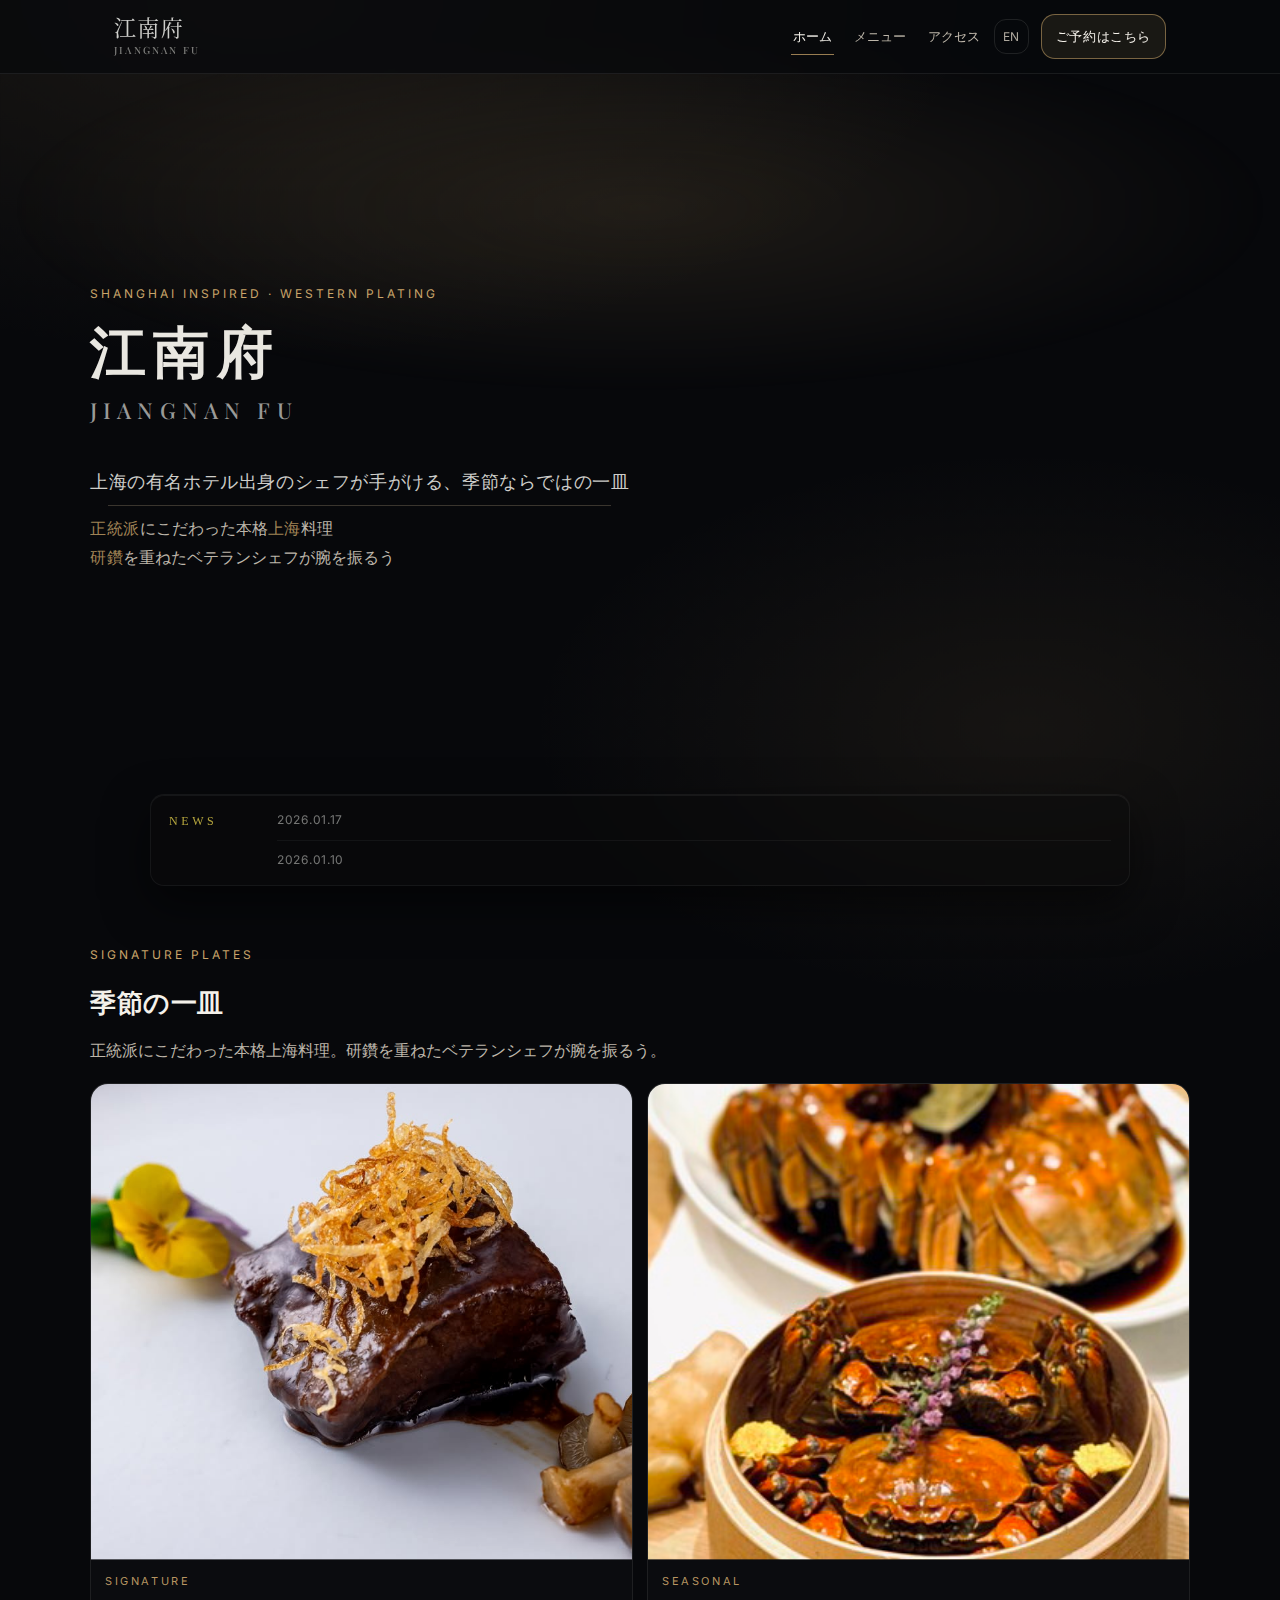
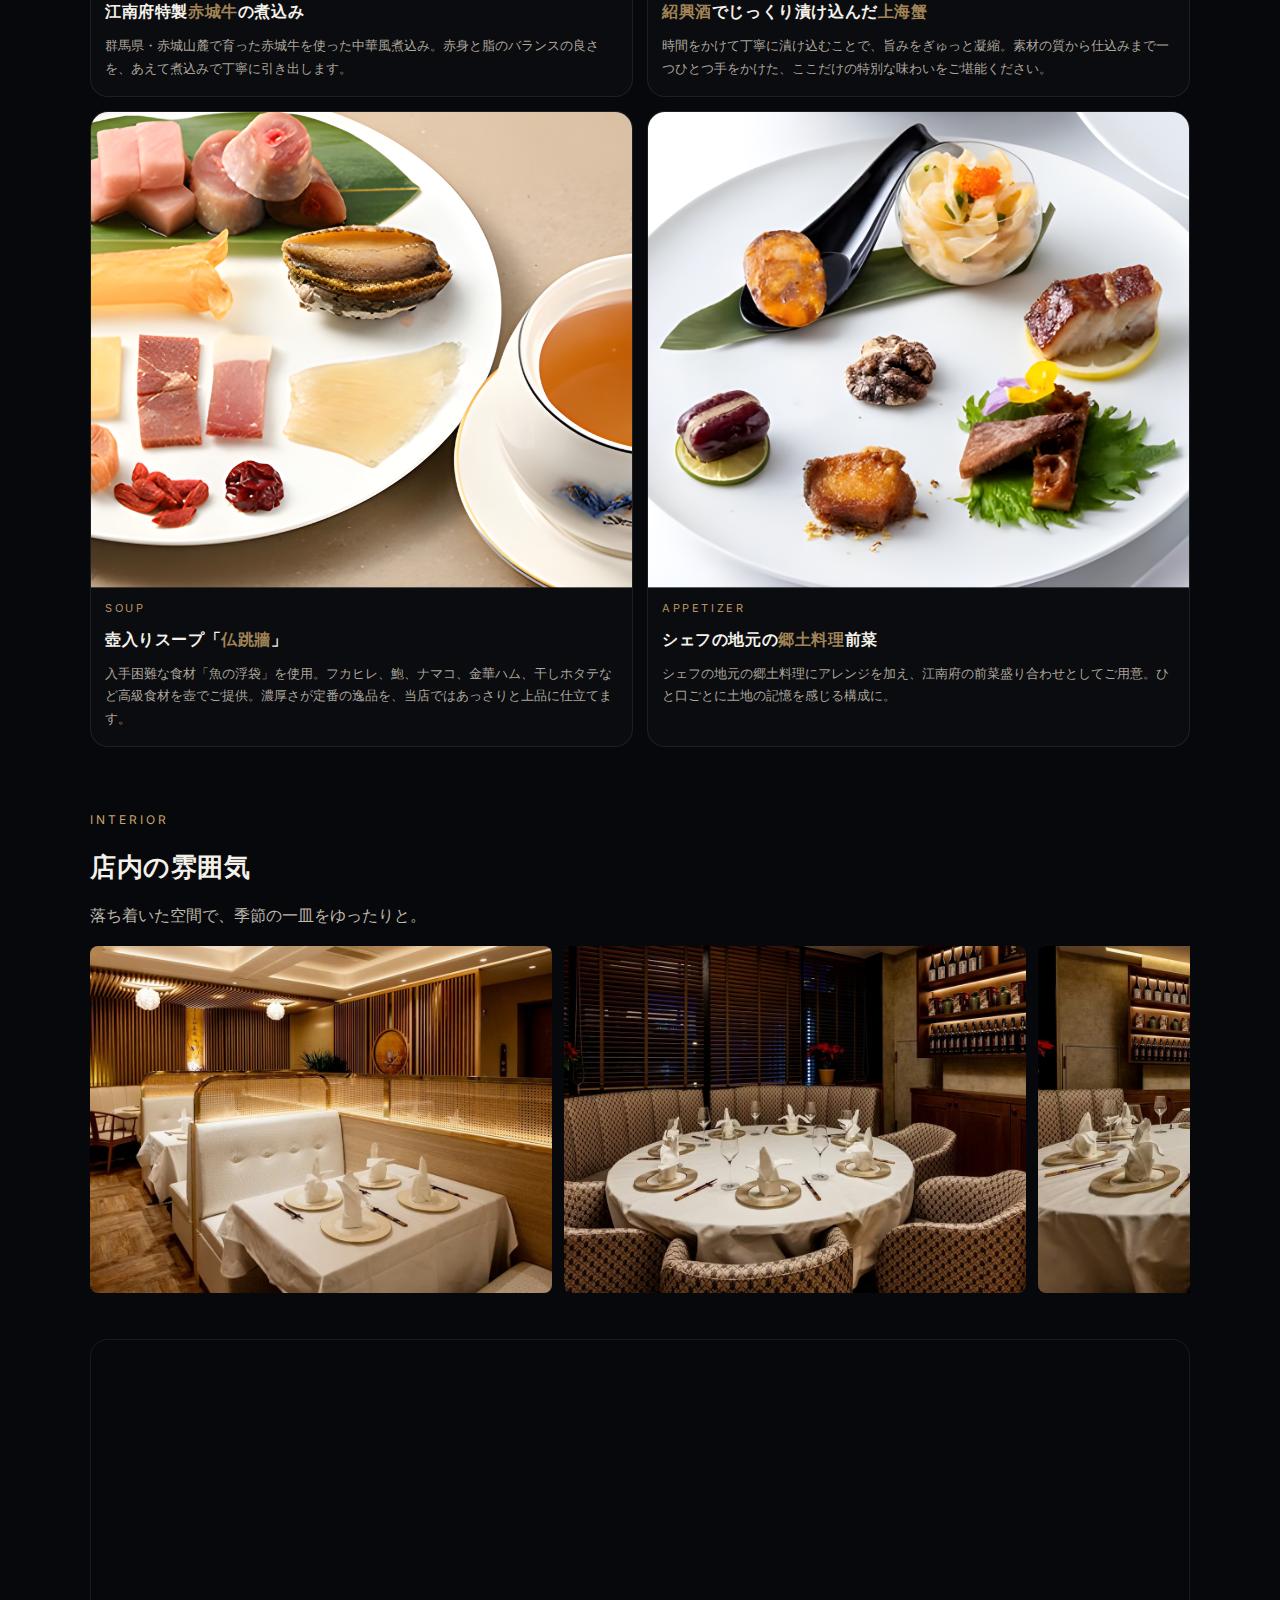
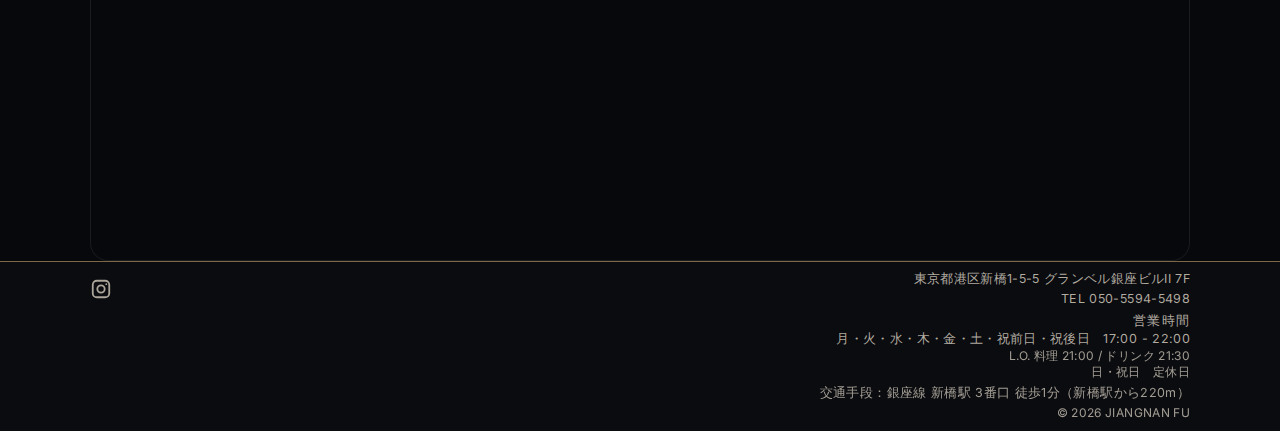
<file: index.html>
<!doctype html>
<html lang="ja">
<head>
  <!-- Google Fonts: French / Italian luxury -->
<link rel="preconnect" href="https://fonts.googleapis.com">
<link rel="preconnect" href="https://fonts.gstatic.com" crossorigin>
<link href="https://fonts.googleapis.com/css2?family=Cormorant+Garamond:wght@400;500;600&family=Inter:wght@300;400;500&display=swap" rel="stylesheet">
<link href="https://fonts.googleapis.com/css2?family=Playfair+Display:wght@400;500;600&display=swap" rel="stylesheet">
<!-- Google Fonts -->
<link rel="preconnect" href="https://fonts.googleapis.com">
<link rel="preconnect" href="https://fonts.gstatic.com" crossorigin>
<link href="https://fonts.googleapis.com/css2?family=Playfair+Display:wght@400;500;600&family=Inter:wght@300;400;500&display=swap" rel="stylesheet">


  <meta charset="utf-8" />
  <meta name="viewport" content="width=device-width, initial-scale=1" />
  <title>江南府 | JIANGNAN FU</title>
  <link rel="stylesheet" href="assets/css/style.css" />
</head>

<body>
  <header class="header">
    <div class="nav">
      <a class="brand" href="index.html" aria-label="江南府 ホーム">
        <div class="cn">江南府</div>
        <div class="en">JIANGNAN FU</div>
      </a>

      <div class="nav-right">
        <!-- ===== Mobile Hamburger (JP) ===== -->
<button class="nav-toggle" id="navToggle"
        aria-label="メニューを開く"
        aria-controls="mobileNav"
        aria-expanded="false">
  ☰
</button>

<div class="nav-overlay" id="navOverlay" hidden></div>

<nav class="mobile-nav" id="mobileNav" aria-hidden="true" hidden>
  <div class="mobile-nav-head">
    <div class="mobile-nav-title">メニュー</div>
    <button class="nav-close" id="navClose" aria-label="閉じる">✕</button>
  </div>

  <div class="mobile-nav-links">
    <a href="index.html">ホーム</a>
    <a href="menu.html">メニュー</a>
    <a href="index.html#access">アクセス</a>
    <a href="reservations.html">ご予約</a>
    
  </div>
</nav>
<!-- ===== /Mobile Hamburger (JP) ===== -->

        <nav class="menu" aria-label="サイトメニュー">
          <a class="active" href="index.html">ホーム</a>
          <a href="menu.html">メニュー</a>
          <a href="#access">アクセス</a>
        </nav>

        <a class="lang" href="en/index.html">EN</a>
        <a class="btn-reserve" href="reservations.html">ご予約はこちら</a>
      </div>
    </div>
  </header>

  <main class="page">
    <section class="hero-min">
      <div class="wrap">
        <p class="kicker">Shanghai Inspired · Western Plating</p>

      <h1 class="hero-title">
          <span class="fu-sheen sheen-jiang">江</span>
          <span class="fu-sheen sheen-nan">南</span>
          <span class="fu-sheen sheen-fu">府</span>
      </h1>

      <div class="hero-sub">JIANGNAN FU</div>


        <p class="hero-lead">
          上海の有名ホテル出身のシェフが手がける、季節ならではの一皿
        </p>

        <p class="hero-desc">
            <span class="accent">正統派</span>にこだわった本格<span class="accent">上海</span>料理<br>
            <span class="accent">研鑽</span>を重ねたベテランシェフが腕を振るう
        </p>
     </div>

    <div class="hero-news">
    <div class="hero-news-inner">
      <div class="label">NEWS</div>
      <ul class="news-list">
        <li>
          <time>2026.01.17</time>
          <a href="#">    </a>
        </li>
        <li>
          <time>2026.01.10</time>
          <a href="#">    </a>
        </li>
      </ul>
    </div>
  </div>


    </section>
    <!--caipin-->
<!-- Signature Plates -->
<section class="section" id="plates">
  <div class="wrap">
    <p class="kicker">Signature Plates</p>
    <h2 class="page-title">季節の一皿</h2>
    <p class="muted">正統派にこだわった本格上海料理。研鑽を重ねたベテランシェフが腕を振るう。</p>

   <div class="plates">
  <!-- 1 -->
  <article class="plate">
    <div class="plate-media">
      <!-- 图片放这里：assets/images/01.jpg -->
      <img src="assets/img/beef.jpg" alt="江南府特製赤城牛の煮込み" loading="lazy">
    </div>
    <div class="plate-body">
      <div class="plate-tag">SIGNATURE</div>
      <h3 class="plate-title">江南府特製<span class="accent">赤城牛</span>の煮込み</h3>
      <p class="plate-desc">
        群馬県・赤城山麓で育った赤城牛を使った中華風煮込み。赤身と脂のバランスの良さを、あえて煮込みで丁寧に引き出します。
      </p>
    </div>
  </article>

  <!-- 2 -->
  <article class="plate">
    <div class="plate-media">
      <!-- 图片以后放这里：assets/images/plate-02.jpg -->
      <img src="assets/img/crab.jpg" alt="紹興酒でじっくり漬け込んだ上海蟹" loading="lazy">
    </div>
    <div class="plate-body">
      <div class="plate-tag">SEASONAL</div>
      <h3 class="plate-title"><span class="accent">紹興酒</span>でじっくり漬け込んだ<span class="accent">上海蟹</span></h3>
      <p class="plate-desc">
        時間をかけて丁寧に漬け込むことで、旨みをぎゅっと凝縮。素材の質から仕込みまで一つひとつ手をかけた、ここだけの特別な味わいをご堪能ください。
      </p>
    </div>
  </article>

  <!-- 3 -->
  <article class="plate">
    <div class="plate-media">
      <!-- 图片以后放这里：assets/images/plate-03.jpg -->
      <img src="assets/img/fotiaoqiang.jpg" alt="壺入りスープ 仏跳牆" loading="lazy">
    </div>
    <div class="plate-body">
      <div class="plate-tag">SOUP</div>
      <h3 class="plate-title">壺入りスープ「<span class="accent">仏跳牆</span>」</h3>
      <p class="plate-desc">
        入手困難な食材「魚の浮袋」を使用。フカヒレ、鮑、ナマコ、金華ハム、干しホタテなど高級食材を壺でご提供。濃厚さが定番の逸品を、当店ではあっさりと上品に仕立てます。
      </p>
    </div>
  </article>

  <!-- 4 -->
  <article class="plate">
    <div class="plate-media">
      <!-- 图片以后放这里：assets/images/plate-04.jpg -->
      <img src="assets/img/Appetizer.jpg" alt="シェフの地元の郷土料理前菜" loading="lazy">
    </div>
    <div class="plate-body">
      <div class="plate-tag">APPETIZER</div>
      <h3 class="plate-title">シェフの地元の<span class="accent">郷土料理</span>前菜</h3>
      <p class="plate-desc">
        シェフの地元の郷土料理にアレンジを加え、江南府の前菜盛り合わせとしてご用意。ひと口ごとに土地の記憶を感じる構成に。
      </p>
    </div>
  </article>
</div>

  </div>
</section>
<!-- 图片滑动 -->
<!-- Interior Gallery (swipe) -->
<section class="section gallery-section" id="gallery">
  <div class="wrap">
    <p class="kicker">Interior</p>
    <h2 class="page-title">店内の雰囲気</h2>
    <p class="muted">落ち着いた空間で、季節の一皿をゆったりと。</p>

    <div class="gallery" aria-label="店内写真ギャラリー（横にスワイプできます）">
      <figure class="gallery-item">
        <img src="assets/img/interior-01.jpg" alt="店内の写真 1" loading="lazy">
      </figure>

      <figure class="gallery-item">
        <img src="assets/img/interior-02.jpg" alt="店内の写真 2" loading="lazy">
      </figure>

      <figure class="gallery-item">
        <img src="assets/img/interior-03.jpg" alt="店内の写真 3" loading="lazy">
      </figure>

      <figure class="gallery-item">
        <img src="assets/img/interior-04.jpg" alt="店内の写真 4" loading="lazy">
      </figure>
      <!--
      <figure class="gallery-item">
        <img src="assets/img/interior-05.jpg" alt="店内の写真 5" loading="lazy">
      </figure>

      <figure class="gallery-item">
        <img src="assets/img/interior-06.jpg" alt="店内の写真 6" loading="lazy">
      </figure>
      -->
    </div>
  </div>
</section>



    <section class="map-section" id="access">
      <div class="wrap">
        <div class="map-iframe">
         <iframe src="https://www.google.com/maps/embed?pb=!1m18!1m12!1m3!1d3241.383249160238!2d139.75762311167716!3d35.66756417247737!2m3!1f0!2f0!3f0!3m2!1i1024!2i768!4f13.1!3m3!1m2!1s0x60188ba19be54921%3A0x8e3a99e7105a9fc!2z5rGf5Y2X5bqcIOS4reWbveaxn-WNl-aWmeeQhg!5e0!3m2!1sja!2sjp!4v1766222123916!5m2!1sja!2sjp" 
         width="600" height="450" style="border:0;" allowfullscreen="" loading="lazy" referrerpolicy="no-referrer-when-downgrade">
        </iframe>
        </div>
      </div>
    </section>
  </main>

  <footer class="footer">
    <div class="wrap footer-grid">
      <div class="footer-left">
        <!-- IG 账号 -->
        <a class="ig-link" href="https://www.instagram.com/konanfuginza/" target="_blank" rel="noreferrer" aria-label="Instagram">
          <svg viewBox="0 0 24 24" width="22" height="22" aria-hidden="true">
            <path fill="currentColor" d="M7.5 2h9A5.5 5.5 0 0 1 22 7.5v9A5.5 5.5 0 0 1 16.5 22h-9A5.5 5.5 0 0 1 2 16.5v-9A5.5 5.5 0 0 1 7.5 2Zm0 2A3.5 3.5 0 0 0 4 7.5v9A3.5 3.5 0 0 0 7.5 20h9a3.5 3.5 0 0 0 3.5-3.5v-9A3.5 3.5 0 0 0 16.5 4h-9Zm10.25 1.75a1 1 0 1 1 0 2 1 1 0 0 1 0-2ZM12 7a5 5 0 1 1 0 10 5 5 0 0 1 0-10Zm0 2a3 3 0 1 0 0 6 3 3 0 0 0 0-6Z"/>
          </svg>
          <span class="ig-text"></span>
        </a>
      </div>

      <div class="footer-right">
        <div class="info-line">東京都港区新橋1-5-5 グランベル銀座ビルII 7F</div>
        <div class="info-line">TEL 050-5594-5498</div>

        <div class="info-block">
          <div>営業時間</div>
          <div>月・火・水・木・金・土・祝前日・祝後日　17:00 - 22:00</div>
          <div class="muted small">L.O. 料理 21:00 / ドリンク 21:30</div>
          <div class="muted small">日・祝日　定休日</div>
        </div>

        <div class="info-line muted">交通手段：銀座線 新橋駅 3番口 徒歩1分（新橋駅から220m）</div>
        <div class="info-line muted small">© <span id="year"></span> JIANGNAN FU</div>
      </div>
    </div>
  </footer>

  <script src="assets/js/main.js"></script>
</body>
</html>
</file>
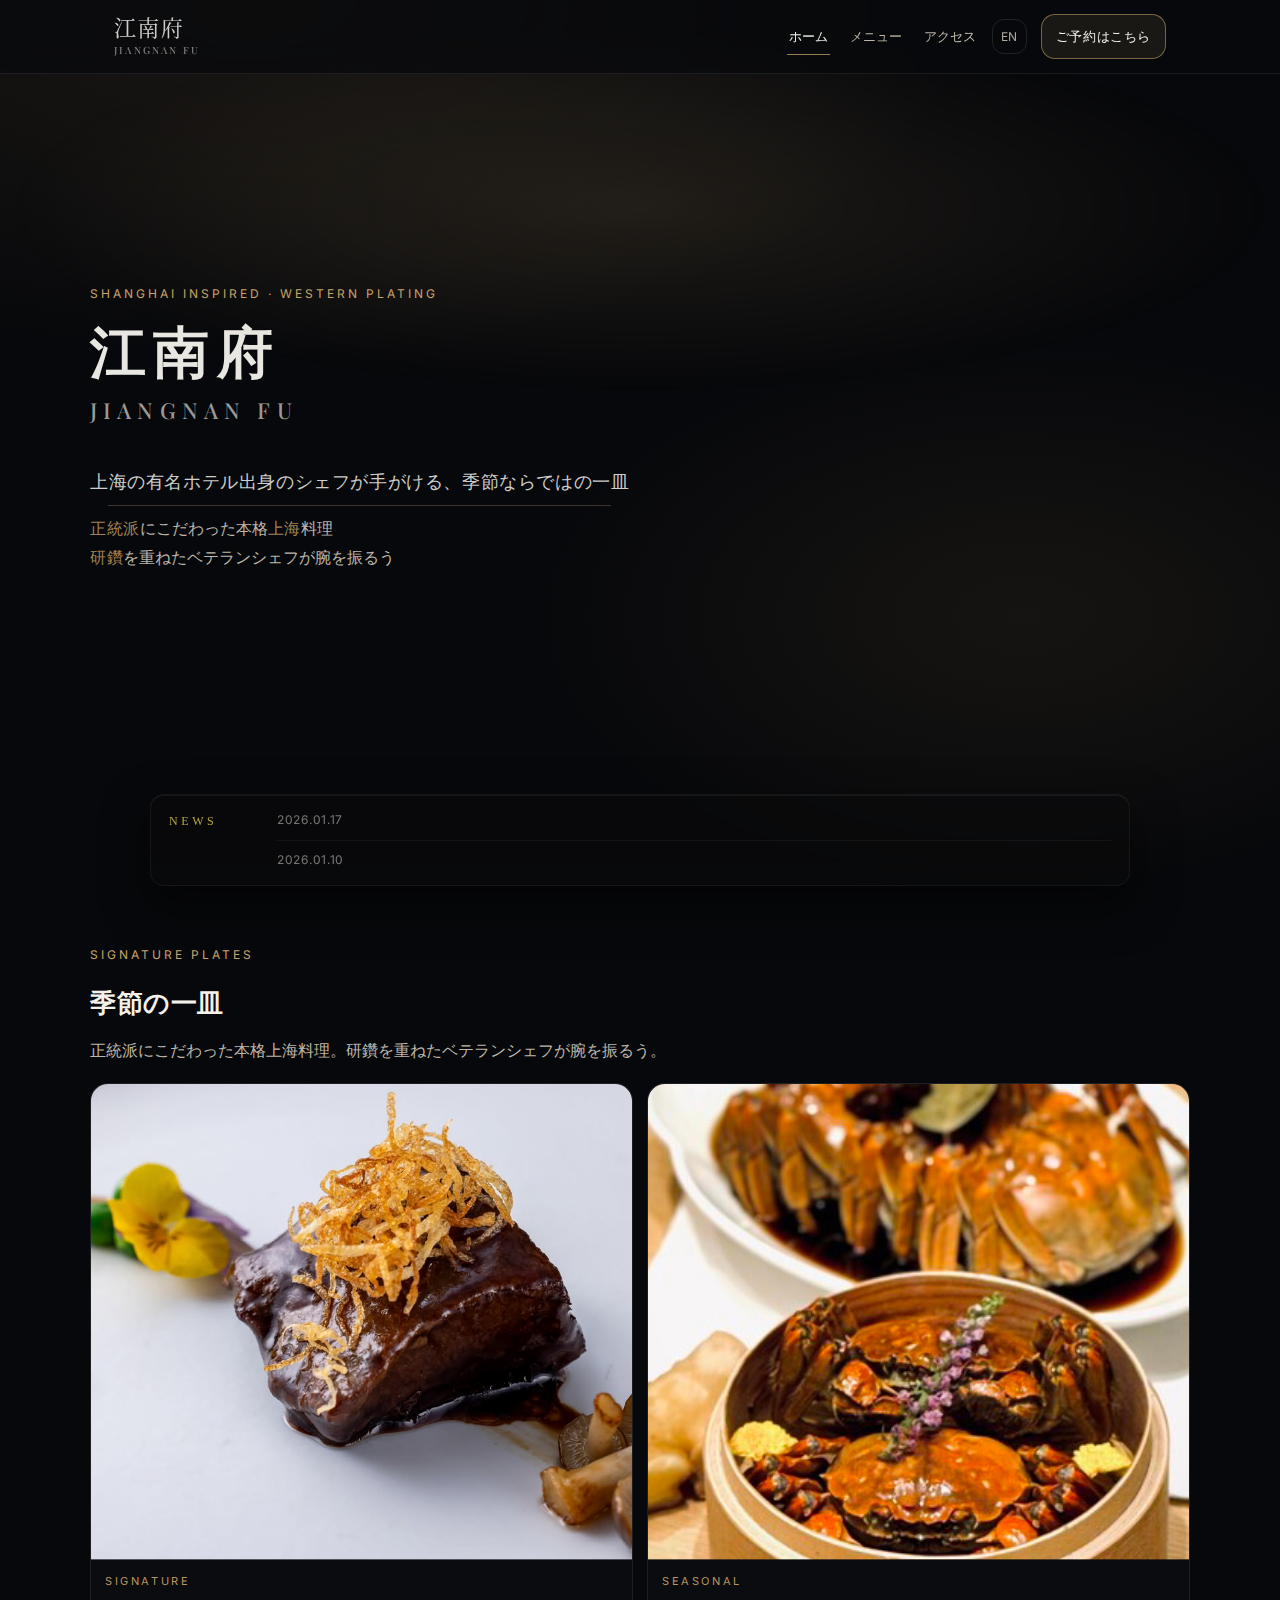
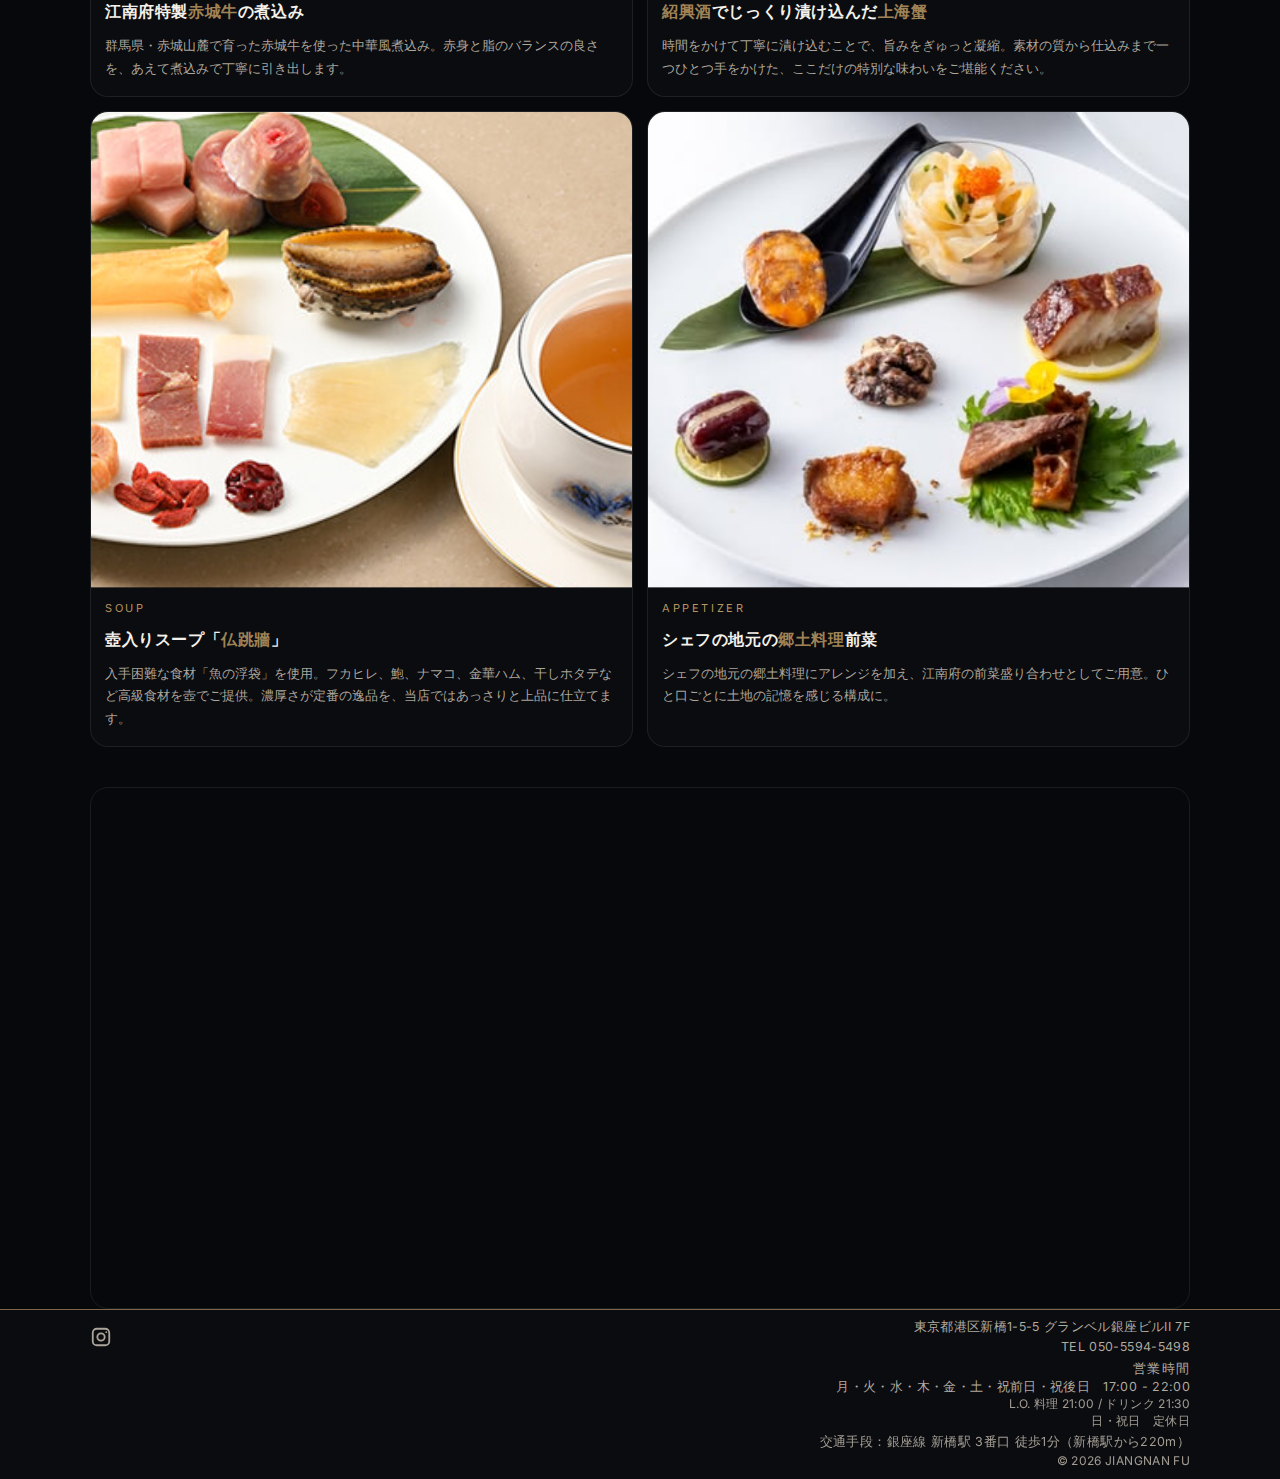
<file: etoile-restaurant/index.html>
<!doctype html>
<html lang="ja">
<head>
  <!-- Google Fonts: French / Italian luxury -->
<link rel="preconnect" href="https://fonts.googleapis.com">
<link rel="preconnect" href="https://fonts.gstatic.com" crossorigin>
<link href="https://fonts.googleapis.com/css2?family=Cormorant+Garamond:wght@400;500;600&family=Inter:wght@300;400;500&display=swap" rel="stylesheet">
<link href="https://fonts.googleapis.com/css2?family=Playfair+Display:wght@400;500;600&display=swap" rel="stylesheet">
<!-- Google Fonts -->
<link rel="preconnect" href="https://fonts.googleapis.com">
<link rel="preconnect" href="https://fonts.gstatic.com" crossorigin>
<link href="https://fonts.googleapis.com/css2?family=Playfair+Display:wght@400;500;600&family=Inter:wght@300;400;500&display=swap" rel="stylesheet">


  <meta charset="utf-8" />
  <meta name="viewport" content="width=device-width, initial-scale=1" />
  <title>江南府 | JIANGNAN FU</title>
  <link rel="stylesheet" href="assets/css/style.css" />
</head>

<body>
  <header class="header">
    <div class="nav">
      <a class="brand" href="index.html" aria-label="江南府 ホーム">
        <div class="cn">江南府</div>
        <div class="en">JIANGNAN FU</div>
      </a>

      <div class="nav-right">
        <nav class="menu" aria-label="サイトメニュー">
          <a class="active" href="index.html">ホーム</a>
          <a href="menu.html">メニュー</a>
          <a href="#access">アクセス</a>
        </nav>

        <a class="lang" href="en/index.html">EN</a>
        <a class="btn-reserve" href="reservations.html">ご予約はこちら</a>
      </div>
    </div>
  </header>

  <main class="page">
    <section class="hero-min">
      <div class="wrap">
        <p class="kicker">Shanghai Inspired · Western Plating</p>

      <h1 class="hero-title">
          <span class="fu-sheen sheen-jiang">江</span>
          <span class="fu-sheen sheen-nan">南</span>
          <span class="fu-sheen sheen-fu">府</span>
      </h1>

      <div class="hero-sub">JIANGNAN FU</div>


        <p class="hero-lead">
          上海の有名ホテル出身のシェフが手がける、季節ならではの一皿
        </p>

        <p class="hero-desc">
            <span class="accent">正統派</span>にこだわった本格<span class="accent">上海</span>料理<br>
            <span class="accent">研鑽</span>を重ねたベテランシェフが腕を振るう
        </p>
     </div>

    <div class="hero-news">
    <div class="hero-news-inner">
      <div class="label">NEWS</div>
      <ul class="news-list">
        <li>
          <time>2026.01.17</time>
          <a href="#">    </a>
        </li>
        <li>
          <time>2026.01.10</time>
          <a href="#">    </a>
        </li>
      </ul>
    </div>
  </div>


    </section>
    <!--caipin-->
<!-- Signature Plates -->
<section class="section" id="plates">
  <div class="wrap">
    <p class="kicker">Signature Plates</p>
    <h2 class="page-title">季節の一皿</h2>
    <p class="muted">正統派にこだわった本格上海料理。研鑽を重ねたベテランシェフが腕を振るう。</p>

   <div class="plates">
  <!-- 1 -->
  <article class="plate">
    <div class="plate-media">
      <!-- 图片放这里：assets/images/01.jpg -->
      <img src="assets/img/beef.jpg" alt="江南府特製赤城牛の煮込み" loading="lazy">
    </div>
    <div class="plate-body">
      <div class="plate-tag">SIGNATURE</div>
      <h3 class="plate-title">江南府特製<span class="accent">赤城牛</span>の煮込み</h3>
      <p class="plate-desc">
        群馬県・赤城山麓で育った赤城牛を使った中華風煮込み。赤身と脂のバランスの良さを、あえて煮込みで丁寧に引き出します。
      </p>
    </div>
  </article>

  <!-- 2 -->
  <article class="plate">
    <div class="plate-media">
      <!-- 图片以后放这里：assets/images/plate-02.jpg -->
      <img src="assets/img/crab.jpg" alt="紹興酒でじっくり漬け込んだ上海蟹" loading="lazy">
    </div>
    <div class="plate-body">
      <div class="plate-tag">SEASONAL</div>
      <h3 class="plate-title"><span class="accent">紹興酒</span>でじっくり漬け込んだ<span class="accent">上海蟹</span></h3>
      <p class="plate-desc">
        時間をかけて丁寧に漬け込むことで、旨みをぎゅっと凝縮。素材の質から仕込みまで一つひとつ手をかけた、ここだけの特別な味わいをご堪能ください。
      </p>
    </div>
  </article>

  <!-- 3 -->
  <article class="plate">
    <div class="plate-media">
      <!-- 图片以后放这里：assets/images/plate-03.jpg -->
      <img src="assets/img/fotiaoqiang.jpg" alt="壺入りスープ 仏跳牆" loading="lazy">
    </div>
    <div class="plate-body">
      <div class="plate-tag">SOUP</div>
      <h3 class="plate-title">壺入りスープ「<span class="accent">仏跳牆</span>」</h3>
      <p class="plate-desc">
        入手困難な食材「魚の浮袋」を使用。フカヒレ、鮑、ナマコ、金華ハム、干しホタテなど高級食材を壺でご提供。濃厚さが定番の逸品を、当店ではあっさりと上品に仕立てます。
      </p>
    </div>
  </article>

  <!-- 4 -->
  <article class="plate">
    <div class="plate-media">
      <!-- 图片以后放这里：assets/images/plate-04.jpg -->
      <img src="assets/img/Appetizer.jpg" alt="シェフの地元の郷土料理前菜" loading="lazy">
    </div>
    <div class="plate-body">
      <div class="plate-tag">APPETIZER</div>
      <h3 class="plate-title">シェフの地元の<span class="accent">郷土料理</span>前菜</h3>
      <p class="plate-desc">
        シェフの地元の郷土料理にアレンジを加え、江南府の前菜盛り合わせとしてご用意。ひと口ごとに土地の記憶を感じる構成に。
      </p>
    </div>
  </article>
</div>

  </div>
</section>


    <section class="map-section" id="access">
      <div class="wrap">
        <div class="map-iframe">
         <iframe src="https://www.google.com/maps/embed?pb=!1m18!1m12!1m3!1d3241.383249160238!2d139.75762311167716!3d35.66756417247737!2m3!1f0!2f0!3f0!3m2!1i1024!2i768!4f13.1!3m3!1m2!1s0x60188ba19be54921%3A0x8e3a99e7105a9fc!2z5rGf5Y2X5bqcIOS4reWbveaxn-WNl-aWmeeQhg!5e0!3m2!1sja!2sjp!4v1766222123916!5m2!1sja!2sjp" 
         width="600" height="450" style="border:0;" allowfullscreen="" loading="lazy" referrerpolicy="no-referrer-when-downgrade">
        </iframe>
        </div>
      </div>
    </section>
  </main>

  <footer class="footer">
    <div class="wrap footer-grid">
      <div class="footer-left">
        <!-- IG 账号 -->
        <a class="ig-link" href="https://www.instagram.com/konanfuginza/" target="_blank" rel="noreferrer" aria-label="Instagram">
          <svg viewBox="0 0 24 24" width="22" height="22" aria-hidden="true">
            <path fill="currentColor" d="M7.5 2h9A5.5 5.5 0 0 1 22 7.5v9A5.5 5.5 0 0 1 16.5 22h-9A5.5 5.5 0 0 1 2 16.5v-9A5.5 5.5 0 0 1 7.5 2Zm0 2A3.5 3.5 0 0 0 4 7.5v9A3.5 3.5 0 0 0 7.5 20h9a3.5 3.5 0 0 0 3.5-3.5v-9A3.5 3.5 0 0 0 16.5 4h-9Zm10.25 1.75a1 1 0 1 1 0 2 1 1 0 0 1 0-2ZM12 7a5 5 0 1 1 0 10 5 5 0 0 1 0-10Zm0 2a3 3 0 1 0 0 6 3 3 0 0 0 0-6Z"/>
          </svg>
          <span class="ig-text"></span>
        </a>
      </div>

      <div class="footer-right">
        <div class="info-line">東京都港区新橋1-5-5 グランベル銀座ビルII 7F</div>
        <div class="info-line">TEL 050-5594-5498</div>

        <div class="info-block">
          <div>営業時間</div>
          <div>月・火・水・木・金・土・祝前日・祝後日　17:00 - 22:00</div>
          <div class="muted small">L.O. 料理 21:00 / ドリンク 21:30</div>
          <div class="muted small">日・祝日　定休日</div>
        </div>

        <div class="info-line muted">交通手段：銀座線 新橋駅 3番口 徒歩1分（新橋駅から220m）</div>
        <div class="info-line muted small">© <span id="year"></span> JIANGNAN FU</div>
      </div>
    </div>
  </footer>

  <script src="assets/js/main.js"></script>
</body>
</html>
</file>
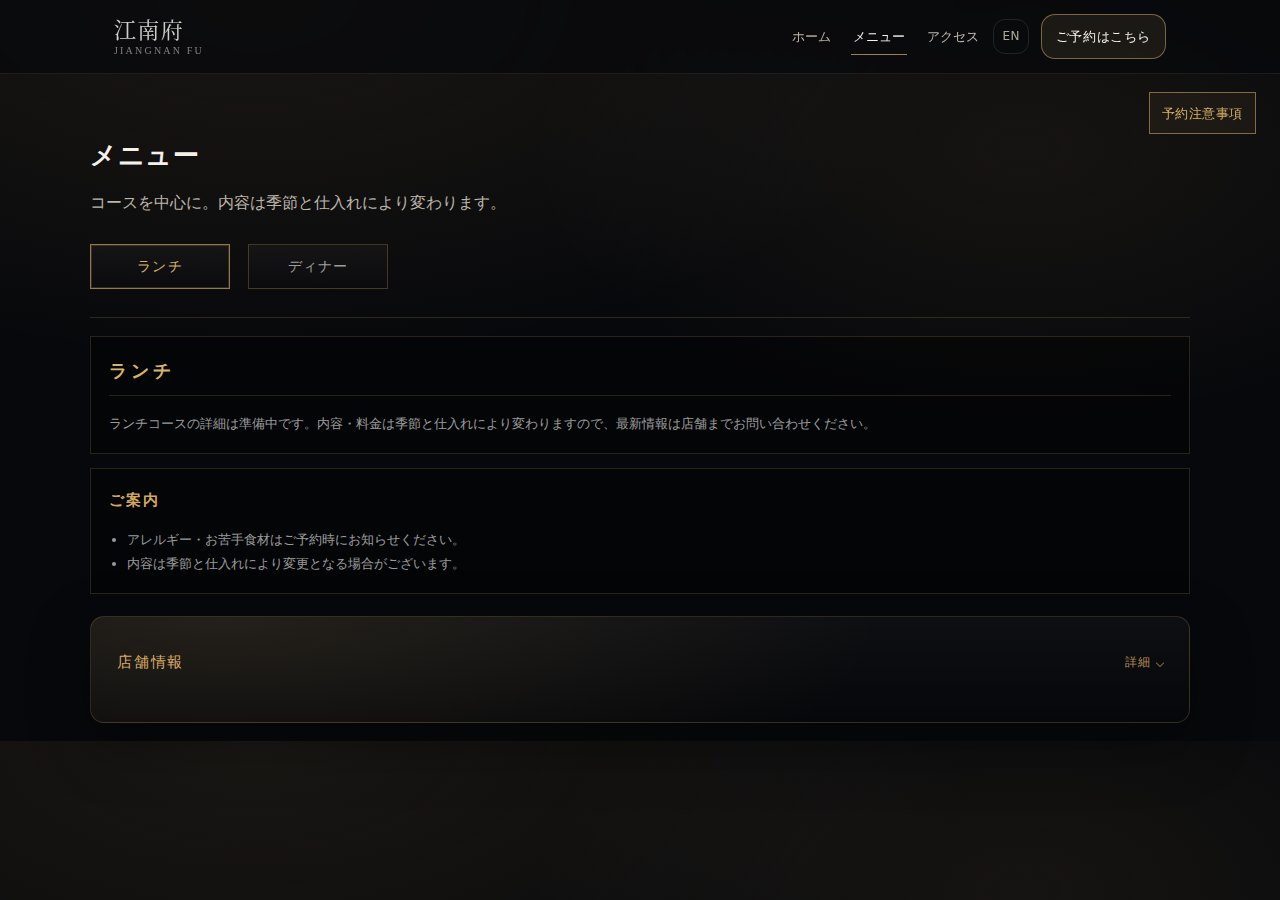
<file: menu.html>
<!doctype html>
<html lang="ja">
<head>
  <meta charset="utf-8" />
  <meta name="viewport" content="width=device-width, initial-scale=1" />
  <title>メニュー | 江南府</title>
  <link rel="stylesheet" href="assets/css/style.css" />
</head>

<body>
  <header class="header">
    <div class="nav">
      <a class="brand" href="index.html">
        <div class="cn">江南府</div>
        <div class="en">JIANGNAN FU</div>
      </a>

      <div class="nav-right">
        <button class="nav-toggle" id="navToggle"
        aria-label="メニューを開く"
        aria-controls="mobileNav"
        aria-expanded="false">☰</button>

<div class="nav-overlay" id="navOverlay" hidden></div>

<nav class="mobile-nav" id="mobileNav" aria-hidden="true" hidden>
  <div class="mobile-nav-head">
    <div class="mobile-nav-title">メニュー</div>
    <button class="nav-close" id="navClose" aria-label="閉じる">✕</button>
  </div>

  <div class="mobile-nav-links">
    <a href="index.html">ホーム</a>
    <a href="menu.html">メニュー</a>
    <a href="index.html#access">アクセス</a>
    <a href="reservations.html">ご予約</a>
    
  </div>
</nav>

        <nav class="menu">
          <a href="index.html">ホーム</a>
          <a class="active" href="menu.html">メニュー</a>
          <a href="index.html#access">アクセス</a>
        </nav>

        <a class="lang" href="en/menu.html">EN</a>
        <a class="btn-reserve" href="reservations.html">ご予約はこちら</a>
      </div>
    </div>
  </header>

  <main class="page">
    <section class="section">
      <div class="wrap">
        <h1 class="page-title">メニュー</h1>
        <p class="muted">コースを中心に。内容は季節と仕入れにより変わります。</p>
      
        <div class="lux-tabs" style="margin-top:26px;">
  <!-- Tabs（CSSだけで切り替え） -->
  <input class="lux-tab-input" type="radio" name="luxTab" id="tab-lunch" checked>
  <label class="lux-tab" for="tab-lunch">ランチ</label>

  <input class="lux-tab-input" type="radio" name="luxTab" id="tab-dinner">
  <label class="lux-tab" for="tab-dinner">ディナー</label>

<details class="lux-notice-inline">
  <summary class="lux-notice-btn">予約注意事項</summary>

  <div class="lux-notice-panel">
    <p class="lux-note">
      予約内容のご変更やキャンセルはお手数ですがお電話にてご連絡下さい。キャンセルポリシーは以下の通りです。
    </p>

    <div class="lux-notice-grid">
      <div>
        <p class="lux-option-title">予約のキャンセル</p>
        <ul class="lux-bullets">
          <li>当日 連絡なし：100%</li>
          <li>当日 連絡あり：100%</li>
          <li>1日前 00:00〜：50%</li>
          <li>2日前 00:00〜：30%</li>
        </ul>
      </div>

      <div>
        <p class="lux-option-title">予約のご変更</p>
        <ul class="lux-bullets">
          <li>当日 連絡なし：100%</li>
          <li>当日 連絡あり：100%</li>
          <li>1日前 00:00〜：50%</li>
          <li>2日前 00:00〜：30%</li>
        </ul>
      </div>
    </div>

    <ul class="lux-bullets small" style="margin-top:12px;">
      <li>※上記価格には消費税が含まれております。</li>
      <li>※アレルギーや苦手な食材がある場合は予めご相談ください。</li>
      <li>※宴席の予約は3日前の21時までにご連絡をお願い致します。</li>
      <li>※お人数の変更は前日の21時までとさせて頂きます。</li>
      <li>※仕入れの都合上、内容を変更する場合がございます。</li>
    </ul>
  </div>
</details>


  <div class="lux-panels">
    <!-- ランチ -->
    <section class="lux-panel lux-panel-lunch">
      <div class="lux-card">
        <h2 class="lux-title">ランチ</h2>
        <p class="lux-note">
          ランチコースの詳細は準備中です。内容・料金は季節と仕入れにより変わりますので、最新情報は店舗までお問い合わせください。
        </p>
      </div>

      <div class="lux-card">
        <h3 class="lux-subtitle">ご案内</h3>
        <ul class="lux-bullets">
          <li>アレルギー・お苦手食材はご予約時にお知らせください。</li>
          <li>内容は季節と仕入れにより変更となる場合がございます。</li>
        </ul>
      </div>
    </section>

    <!-- ディナー -->
    <section class="lux-panel lux-panel-dinner">
      <div class="lux-card lux-dinner-head">
  <div>
    <h2 class="lux-title">ディナー</h2>
    <p class="lux-note">
      コース料理をご用意しております。ご用途（接待・会食・ご宴席）に合わせてお選びください。
    </p>
  </div>

  <!-- 注意事項按钮 -->
  <details class="lux-notice-float">
    <summary class="lux-notice-btn">予約注意事項</summary>

    <div class="lux-notice-panel">
      <p class="lux-note">
        予約内容のご変更やキャンセルはお電話にてご連絡下さい。キャンセルポリシーは以下の通りです。
      </p>

      <div class="lux-notice-grid">
        <div>
          <p class="lux-option-title">予約のキャンセル</p>
          <ul class="lux-bullets">
            <li>当日 連絡なし：100%</li>
            <li>当日 連絡あり：100%</li>
            <li>1日前 00:00〜：50%</li>
            <li>2日前 00:00〜：30%</li>
          </ul>
        </div>

        <div>
          <p class="lux-option-title">予約のご変更</p>
          <ul class="lux-bullets">
            <li>当日 連絡なし：100%</li>
            <li>当日 連絡あり：100%</li>
            <li>1日前 00:00〜：50%</li>
            <li>2日前 00:00〜：30%</li>
          </ul>
        </div>
      </div>

      <ul class="lux-bullets small" style="margin-top:12px;">
        <li>※上記価格には消費税が含まれております。</li>
        <li>※アレルギーや苦手な食材がある場合は予めご相談ください。</li>
        <li>※宴席の予約は3日前の21時までにご連絡をお願い致します。</li>
        <li>※お人数の変更は前日の21時までとさせて頂きます。</li>
        <li>※仕入れの都合上、内容を変更する場合がございます。</li>
      </ul>
    </div>
  </details>
</div>


      <!-- 1) 冬の牡丹コース -->
      <details class="lux-course" open>
        <summary class="lux-course-sum">
          <span class="lux-course-name">冬の牡丹コース</span>
          <span class="lux-course-meta">
            <span class="lux-badge">全8品</span>
            <span class="lux-price">¥8,800（税込）</span>
          </span>
        </summary>

        <div class="lux-course-body">
          <p class="lux-desc">
            厳選素材を使用したおすすめコース。姫松茸スープ、大ぶり海老炒め、国産黒毛和牛のX.O醤ソース、酸湯白身魚など老舗の味をお楽しみいただけます。
          </p>

          <div class="lux-grid">
            <div class="lux-grid-item"><span>滞在可能時間</span><b>2時間</b></div>
            <div class="lux-grid-item"><span>飲み放題</span><b>追加可（2名様以上）</b></div>
          </div>

          <ol class="lux-list">
            <li>5種冷菜盛り合わせ</li>
            <li>自家製春巻二種類</li>
            <li>姫松茸スープ</li>
            <li>大ぶり海老炒め</li>
            <li>国産黒毛和牛のX.O醤ソース</li>
            <li>酸湯白身魚</li>
            <li>本日のお食事</li>
            <li>デザート</li>
          </ol>

          <div class="lux-option">
            <p class="lux-option-title">飲み放題（2時間制）</p>
            <p class="lux-option-text">お一人様：コース代金＋2,500円（消費税10％込み）</p>
            <p class="lux-option-text small">瓶ビール・紹興酒・レモンサワー・ウイスキー・梅酒・ノンアルコール飲料・ソフトドリンク</p>
          </div>
        </div>
      </details>

      <!-- 2) 宴会コース＋2H飲み放題付 -->
      <details class="lux-course">
        <summary class="lux-course-sum">
          <span class="lux-course-name">宴会コース＋2H飲み放題付</span>
          <span class="lux-course-meta">
            <span class="lux-badge">全7品</span>
            <span class="lux-price">¥11,000（税込）</span>
          </span>
        </summary>

        <div class="lux-course-body">
          <p class="lux-desc">
            大事なご宴席におすすめ。蟹肉入りフカヒレのスープ、大ぶり海老ととびっこ炒め、国産黒毛和牛 自家製X.O.ソース炒め、江南府特製麻婆豆腐などをお楽しみください。
          </p>

          <div class="lux-grid">
            <div class="lux-grid-item"><span>利用可能人数</span><b>4～30名様</b></div>
            <div class="lux-grid-item"><span>滞在可能時間</span><b>2時間</b></div>
            <div class="lux-grid-item"><span>飲み放題</span><b>込み（2時間制）</b></div>
          </div>

          <ul class="lux-list">
            <li><b>前菜</b>：前菜の盛り合わせ／本日の春巻</li>
            <li><b>主菜</b>：蟹肉入りフカヒレのスープ／大ぶり海老ととびっこ炒め／国産黒毛和牛 自家製X.O.ソース炒め</li>
            <li><b>主食</b>：江南府特製麻婆豆腐（ご飯添え）</li>
            <li><b>甜品</b>：デザート</li>
          </ul>

          <div class="lux-option">
            <p class="lux-option-title">飲み放題（2時間制）</p>
            <p class="lux-option-text small">瓶ビール・紹興酒・レモンサワー・ウイスキー・梅酒・ノンアルコール飲料・ソフトドリンク</p>
          </div>
        </div>
      </details>

      <!-- 3) 冬の木蓮コース -->
      <details class="lux-course">
        <summary class="lux-course-sum">
          <span class="lux-course-name">冬の木蓮コース</span>
          <span class="lux-course-meta">
            <span class="lux-badge">全8品</span>
            <span class="lux-price">¥13,800（税込）</span>
          </span>
        </summary>

        <div class="lux-course-body">
          <p class="lux-desc">
            希少な食材を贅沢に。浮袋・絹笠茸入り姫松茸スープ、名物フカヒレ上海風煮込み、国産黒毛和牛の煮込みなどをお楽しみいただけます。
          </p>

          <div class="lux-grid">
            <div class="lux-grid-item"><span>滞在可能時間</span><b>2時間</b></div>
            <div class="lux-grid-item"><span>飲み放題</span><b>追加可（2名様以上）</b></div>
          </div>

          <ol class="lux-list">
            <li>6種冷菜盛り合わせ</li>
            <li>自家製春巻二種類</li>
            <li>浮袋、絹笠茸入り姫松茸スープ</li>
            <li>名物フカヒレの上海風煮込み</li>
            <li>大ぶり海老炒め</li>
            <li>国産黒毛和牛の煮込み（季節野菜添え）</li>
            <li>本日のお食事</li>
            <li>デザート</li>
          </ol>

          <div class="lux-option">
            <p class="lux-option-title">飲み放題（2時間制）</p>
            <p class="lux-option-text">お一人様：コース代金＋2,500円（消費税10％込み）</p>
            <p class="lux-option-text small">瓶ビール・紹興酒・レモンサワー・ウイスキー・梅酒・ノンアルコール飲料・ソフトドリンク</p>
          </div>
        </div>
      </details>

      <!-- 4) 上海蟹コース -->
      <details class="lux-course">
        <summary class="lux-course-sum">
          <span class="lux-course-name">上海蟹コース</span>
          <span class="lux-course-meta">
            <span class="lux-badge">季節限定</span>
            <span class="lux-price">¥23,000（税込）</span>
          </span>
        </summary>

        <div class="lux-course-body">
          <p class="lux-desc">
            産地空輸直送の上海蟹を丸ごと姿蒸しで。酔蟹、ふかひれスープ、上海蟹みそあんかけそばなど、蟹の旨味をご堪能ください。
          </p>

          <div class="lux-grid">
            <div class="lux-grid-item"><span>滞在可能時間</span><b>2時間</b></div>
            <div class="lux-grid-item"><span>姿蒸し</span><b>メス（オス変更 +1,600円）</b></div>
          </div>

          <ul class="lux-list">
            <li><b>前菜</b>：紹興酒漬け上海蟹（メス半身）入り、冷菜盛り合わせ／自家製春巻二種類</li>
            <li><b>湯菜</b>：ふかひれスープ</li>
            <li><b>主菜</b>：上海蟹姿蒸し（メス）／季節野菜炒め／海老塩味炒め</li>
            <li><b>主食</b>：上海蟹味噌あんかけそば</li>
            <li><b>甜品</b>：デザート</li>
          </ul>

          <p class="lux-warn small">※仕入状況により、予告なく内容が変更になる場合がございます。</p>
        </div>
      </details>

      <!-- 5) 江南府コース -->
      <details class="lux-course">
        <summary class="lux-course-sum">
          <span class="lux-course-name">江南府コース</span>
          <span class="lux-course-meta">
            <span class="lux-badge">特別</span>
            <span class="lux-price">¥27,500（税込）</span>
          </span>
        </summary>

        <div class="lux-course-body">
          <p class="lux-desc">
            中国名菜と高級食材を贅沢に。佛跳牆、伊勢海老、自家製XOソース、上海蟹みそなど、江南府の真髄を一夜に。
          </p>

          <div class="lux-grid">
            <div class="lux-grid-item"><span>滞在可能時間</span><b>2時間</b></div>
            <div class="lux-grid-item"><span>おすすめ</span><b>ご接待・記念日</b></div>
          </div>

          <ul class="lux-list">
            <li><b>前菜</b>：前菜盛り合わせ／活車海老紹興酒漬け</li>
            <li><b>点心</b>：春巻き二種類</li>
            <li><b>湯菜</b>：佛跳牆</li>
            <li><b>主菜</b>：伊勢海老自家製XOソース炒め／国産黒毛和牛の煮込み（江南府仕立て）／上海蟹みそあんかけ豆腐／シェフオススメ季節野菜炒め</li>
            <li><b>主食</b>：ロブスターだし雑炊</li>
            <li><b>甜品</b>：デザート</li>
          </ul>
        </div>
      </details>

      <div class="lux-card" style="margin-top:18px;">
        <h3 class="lux-subtitle">ご案内</h3>
        <ul class="lux-bullets">
          <li>アレルギー・お苦手食材はご予約時にお知らせください。</li>
          <li>内容は季節と仕入れにより変更となる場合がございます。</li>
        </ul>
      </div>
      
    </section>
    <!-- 店舗情報・ご利用条件 -->
<section class="lux-info">
  <details class="lux-details">
    <summary class="lux-summary">
      <span>店舗情報</span>
      <em>
        詳細
      <span class="chevron"></span>
      </em>
    </summary>

  <div class="lux-info-grid">

    <dl>
      <dt>お支払い方法</dt>
      <dd>
        <div><strong>スマート支払い：</strong>利用不可</div>
        <div><strong>クレジットカード：</strong>VISA､マスター､アメックス､JCB</div>
        <div><strong>電子マネー：</strong>楽天Edy､Suica､PASMO､ICOCA､QUICPay</div>
        <div><strong>QRコード決済：</strong>PayPay、支付宝（Alipay）、微信支付（WeChat Pay）</div>
      </dd>
    </dl>

    <dl>
      <dt>喫煙について</dt>
      <dd>
        <div>全席禁煙</div>
        <div>喫煙専用室：なし</div>
        <small>※2020年4月1日～受動喫煙対策に関する法律が施行されています。</small>
      </dd>
    </dl>

    <dl>
      <dt>お席</dt>
      <dd>
        <div>総席数：32席</div>
        <div>最大宴会収容人数：50人</div>
        <div>個室：あり</div>
        <div>ソファー席：あり</div>
        <div>貸切：可（お電話にてご相談ください）</div>
      </dd>
    </dl>

    <dl>
      <dt>設備・サービス</dt>
      <dd>
        <div>バリアフリー：あり</div>
        <div>駐車場：なし</div>
        <div>飲み放題：あり</div>
        <div>食べ放題：なし</div>
        <div>お子様連れ：可</div>
      </dd>
    </dl>

    <dl>
      <dt>ドリンク・対応</dt>
      <dd>
        <div>お酒：カクテル・ワイン充実</div>
        <div>ウェディングパーティー・二次会：可</div>
        <div>お祝い・サプライズ対応：可</div>
      </dd>
    </dl>

    <dl class="lux-note">
      <dt>服装について</dt>
      <dd>
        短パンやサンダル等、<br>
        カジュアルすぎる服装はご遠慮ください。
      </dd>
    </dl>

  </div>
  </details>
</section>

  </div>
</div>

        
        
      </div>
    </section>
  </main>

  <script src="assets/js/main.js"></script>
</body>
</html>
</file>
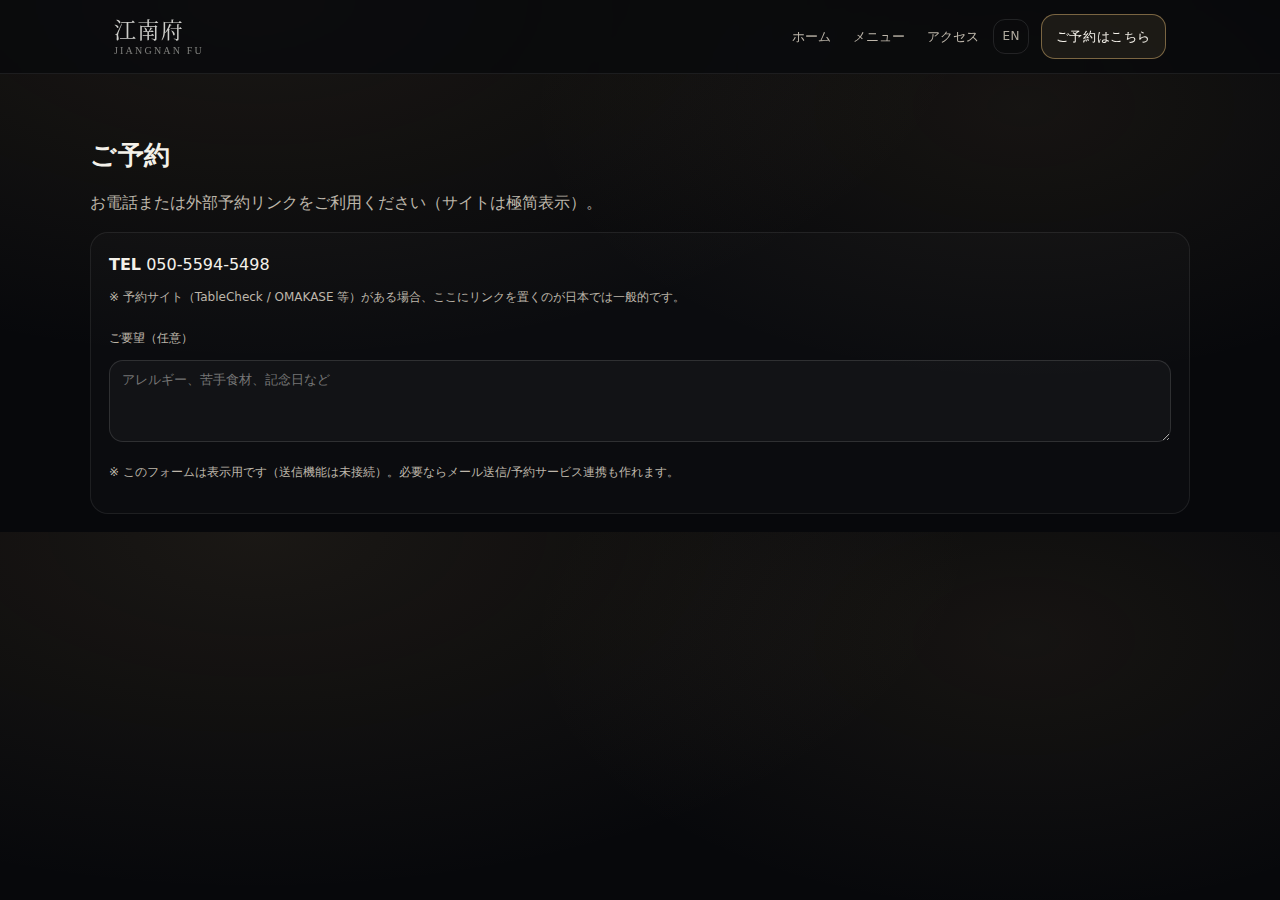
<file: reservations.html>
<!doctype html>
<html lang="ja">
<head>
  <meta charset="utf-8" />
  <meta name="viewport" content="width=device-width, initial-scale=1" />
  <title>ご予約 | 江南府</title>
  <link rel="stylesheet" href="assets/css/style.css" />
</head>

<body>
  <header class="header">
    <div class="nav">
      <a class="brand" href="index.html">
        <div class="cn">江南府</div>
        <div class="en">JIANGNAN FU</div>
      </a>

      <div class="nav-right">
        <nav class="menu">
          <a href="index.html">ホーム</a>
          <a href="menu.html">メニュー</a>
          <a href="index.html#access">アクセス</a>
        </nav>

        <a class="lang" href="en/reservations.html">EN</a>
        <a class="btn-reserve" href="reservations.html">ご予約はこちら</a>
      </div>
    </div>
  </header>

  <main class="page">
    <section class="section">
      <div class="wrap">
        <h1 class="page-title">ご予約</h1>
        <p class="muted">お電話または外部予約リンクをご利用ください（サイトは極简表示）。</p>

        <div class="card" style="margin-top:14px;">
          <p style="margin:0;"><strong>TEL</strong> 050-5594-5498</p>
          <p class="muted small" style="margin-top:8px;">※ 予約サイト（TableCheck / OMAKASE 等）がある場合、ここにリンクを置くのが日本では一般的です。</p>

          <div style="margin-top:14px;">
            <label class="muted small">ご要望（任意）</label>
            <textarea class="input" rows="4" placeholder="アレルギー、苦手食材、記念日など"></textarea>
          </div>

          <p class="muted small" style="margin-top:10px;">
            ※ このフォームは表示用です（送信機能は未接続）。必要ならメール送信/予約サービス連携も作れます。
          </p>
        </div>
      </div>
    </section>
  </main>

  <script src="assets/js/main.js"></script>
</body>
</html>
</file>
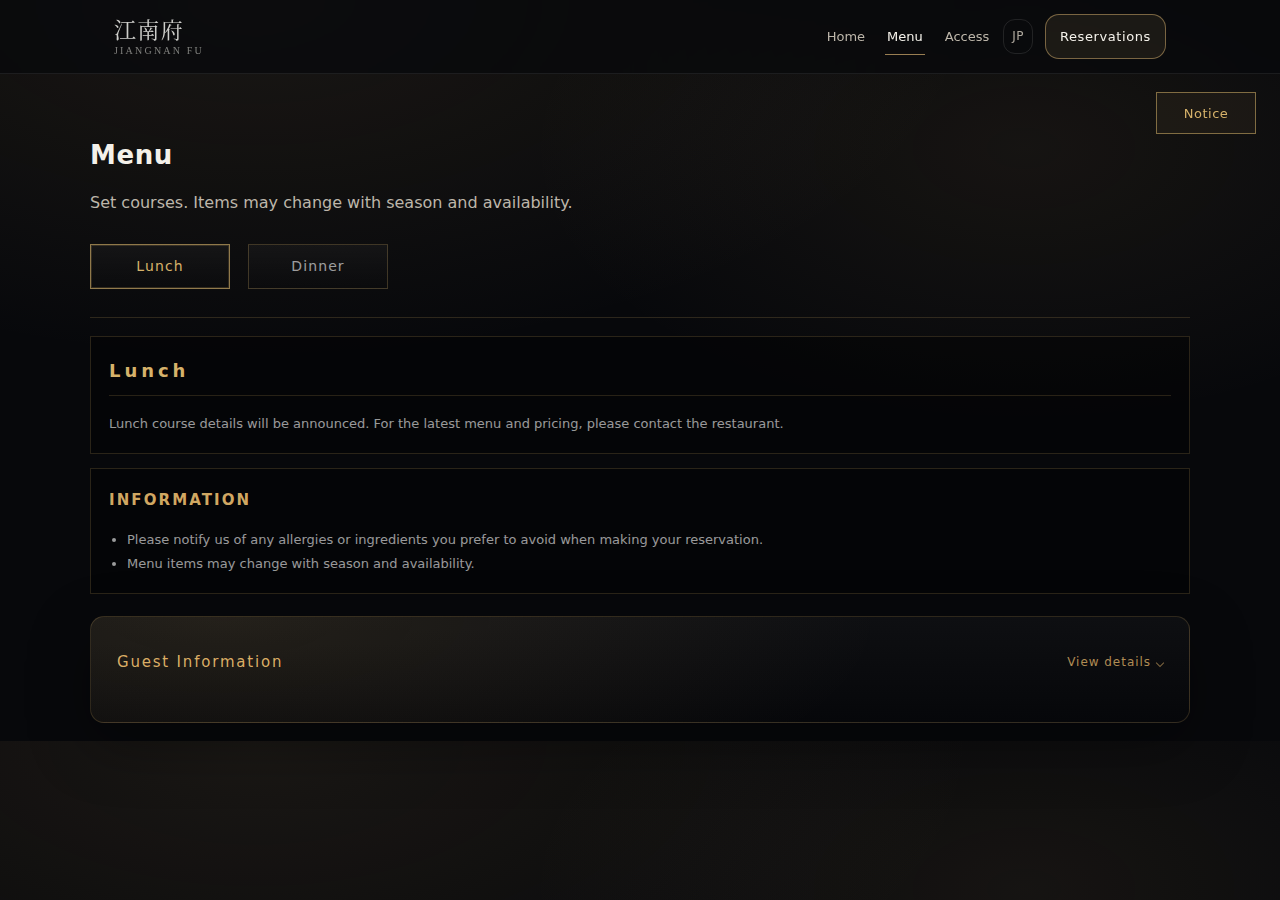
<file: en/menu.html>
<!doctype html>
<html lang="en">
<head>
  <meta charset="utf-8" />
  <meta name="viewport" content="width=device-width, initial-scale=1" />
  <title>Menu | JIANGNAN FU</title>
  <link rel="stylesheet" href="../assets/css/style.css" />
</head>

<body>
  <header class="header">
    <div class="nav">
      <a class="brand" href="../index.html">
        <div class="cn">江南府</div>
        <div class="en">JIANGNAN FU</div>
      </a>

      <div class="nav-right">
         <button class="nav-toggle" id="navToggle"
        aria-label="Open menu"
        aria-controls="mobileNav"
        aria-expanded="false">
  ☰
</button>

<div class="nav-overlay" id="navOverlay" hidden></div>

<nav class="mobile-nav" id="mobileNav" aria-hidden="true" hidden>
  <div class="mobile-nav-head">
    <div class="mobile-nav-title">Menu</div>
    <button class="nav-close" id="navClose" aria-label="Close menu">✕</button>
  </div>

  <div class="mobile-nav-links">
    <a href="index.html">Home</a>
    <a href="menu.html">Menu</a>
    <a href="index.html#access">Access</a>
    <a href="reservations.html">Reservations</a>
    
  </div>
</nav>
        <nav class="menu">
          <a href="../index.html">Home</a>
          <a class="active" href="menu.html">Menu</a>
          <a href="../index.html#access">Access</a>
        </nav>

        <a class="lang" href="../menu.html">JP</a>
        <a class="btn-reserve" href="../reservations.html">Reservations</a>
      </div>
    </div>
  </header>

  <main class="page">
    <section class="section">
      <div class="wrap">
        <h1 class="page-title">Menu</h1>
        <p class="muted">Set courses. Items may change with season and availability.</p>

        <div class="lux-tabs" style="margin-top:26px;">
          <!-- Tabs (CSS only) -->
          <input class="lux-tab-input" type="radio" name="luxTab" id="tab-lunch" checked>
          <label class="lux-tab" for="tab-lunch">Lunch</label>

          <input class="lux-tab-input" type="radio" name="luxTab" id="tab-dinner">
          <label class="lux-tab" for="tab-dinner">Dinner</label>

          <!-- Outer Notice (kept as-is, English text only) -->
          <details class="lux-notice-inline">
            <summary class="lux-notice-btn">Notice</summary>

            <div class="lux-notice-panel">
              <p class="lux-note">
                Changes and cancellations are accepted by telephone only. Cancellation fees apply as follows.
              </p>

              <div class="lux-notice-grid">
                <div>
                  <p class="lux-option-title">Cancellations</p>
                  <ul class="lux-bullets">
                    <li>Same day (no notice): 100%</li>
                    <li>Same day (with notice): 100%</li>
                    <li>From 00:00 one day prior: 50%</li>
                    <li>From 00:00 two days prior: 30%</li>
                  </ul>
                </div>

                <div>
                  <p class="lux-option-title">Changes</p>
                  <ul class="lux-bullets">
                    <li>Same day (no notice): 100%</li>
                    <li>Same day (with notice): 100%</li>
                    <li>From 00:00 one day prior: 50%</li>
                    <li>From 00:00 two days prior: 30%</li>
                  </ul>
                </div>
              </div>

              <ul class="lux-bullets small" style="margin-top:12px;">
                <li>* Prices include consumption tax.</li>
                <li>* Please inform us of any allergies or dietary restrictions in advance.</li>
                <li>* Banquet reservations: by 21:00, three days prior.</li>
                <li>* Party size changes: by 21:00, one day prior.</li>
                <li>* Menu items are subject to change without notice due to availability.</li>
              </ul>
            </div>
          </details>

          <div class="lux-panels">
            <!-- LUNCH -->
            <section class="lux-panel lux-panel-lunch">
              <div class="lux-card">
                <h2 class="lux-title">Lunch</h2>
                <p class="lux-note">
                  Lunch course details will be announced. For the latest menu and pricing, please contact the restaurant.
                </p>
              </div>

              <div class="lux-card">
                <h3 class="lux-subtitle">Information</h3>
                <ul class="lux-bullets">
                  <li>Please notify us of any allergies or ingredients you prefer to avoid when making your reservation.</li>
                  <li>Menu items may change with season and availability.</li>
                </ul>
              </div>
            </section>

            <!-- DINNER -->
            <section class="lux-panel lux-panel-dinner">
              <div class="lux-card lux-dinner-head">
                <div>
                  <h2 class="lux-title">Dinner</h2>
                  <p class="lux-note">Dinner is served as set courses.</p>
                </div>

                <!-- Inner Notice (kept, English text only) -->
                <details class="lux-notice-float">
                  <summary class="lux-notice-btn">Notice</summary>

                  <div class="lux-notice-panel">
                    <p class="lux-note">
                      Changes and cancellations are accepted by telephone only. Cancellation fees apply as follows.
                    </p>

                    <div class="lux-notice-grid">
                      <div>
                        <p class="lux-option-title">Cancellations</p>
                        <ul class="lux-bullets">
                          <li>Same day (no notice): 100%</li>
                          <li>Same day (with notice): 100%</li>
                          <li>From 00:00 one day prior: 50%</li>
                          <li>From 00:00 two days prior: 30%</li>
                        </ul>
                      </div>

                      <div>
                        <p class="lux-option-title">Changes</p>
                        <ul class="lux-bullets">
                          <li>Same day (no notice): 100%</li>
                          <li>Same day (with notice): 100%</li>
                          <li>From 00:00 one day prior: 50%</li>
                          <li>From 00:00 two days prior: 30%</li>
                        </ul>
                      </div>
                    </div>

                    <ul class="lux-bullets small" style="margin-top:12px;">
                      <li>* Prices include consumption tax.</li>
                      <li>* Please inform us of any allergies or dietary restrictions in advance.</li>
                      <li>* Banquet reservations: by 21:00, three days prior.</li>
                      <li>* Party size changes: by 21:00, one day prior.</li>
                      <li>* Menu items are subject to change without notice due to availability.</li>
                    </ul>
                  </div>
                </details>
              </div>

              <!-- 1) Winter Peony Course -->
              <details class="lux-course" open>
                <summary class="lux-course-sum">
                  <span class="lux-course-name">Winter Peony Course</span>
                  <span class="lux-course-meta">
                    <span class="lux-badge">8 dishes</span>
                    <span class="lux-price">¥8,800 (tax incl.)</span>
                  </span>
                </summary>

                <div class="lux-course-body">
                  <p class="lux-desc">
                    A seasonal course featuring premium ingredients and classic Jiangnan flavours.
                  </p>

                  <div class="lux-grid">
                    <div class="lux-grid-item"><span>Seating time</span><b>2 hours</b></div>
                    <div class="lux-grid-item"><span>Beverage package</span><b>Available (2+ guests)</b></div>
                  </div>

                  <ol class="lux-list">
                    <li>Assorted 5 cold appetizers</li>
                    <li>Two kinds of house spring rolls</li>
                    <li>Premium mushroom soup</li>
                    <li>Stir-fried jumbo prawns</li>
                    <li>Japanese black wagyu with XO sauce</li>
                    <li>Hot-and-sour white fish</li>
                    <li>Today’s rice/noodle dish</li>
                    <li>Dessert</li>
                  </ol>

                  <div class="lux-option">
                    <p class="lux-option-title">Beverage package (2 hours)</p>
                    <p class="lux-option-text">Per person: course price + ¥2,500 (tax incl.)</p>
                    <p class="lux-option-text small">Bottled beer / Shaoxing wine / Lemon sour / Whisky / Plum wine / Non-alcoholic drinks / Soft drinks</p>
                  </div>
                </div>
              </details>

              <!-- 2) Banquet Course + 2-hour Beverage Package -->
              <details class="lux-course">
                <summary class="lux-course-sum">
                  <span class="lux-course-name">Banquet Course + 2-hour Beverage Package</span>
                  <span class="lux-course-meta">
                    <span class="lux-badge">7 dishes</span>
                    <span class="lux-price">¥11,000 (tax incl.)</span>
                  </span>
                </summary>

                <div class="lux-course-body">
                  <p class="lux-desc">
                    Recommended for business dining and formal gatherings.
                  </p>

                  <div class="lux-grid">
                    <div class="lux-grid-item"><span>Party size</span><b>4–30</b></div>
                    <div class="lux-grid-item"><span>Seating time</span><b>2 hours</b></div>
                    <div class="lux-grid-item"><span>Beverage package</span><b>Included (2 hours)</b></div>
                  </div>

                  <ul class="lux-list">
                    <li><b>Appetizers</b>: Assorted appetizers / Spring roll of the day</li>
                    <li><b>Mains</b>: Crab & shark fin soup / Jumbo prawns with tobiko / Japanese black wagyu with house XO sauce</li>
                    <li><b>Rice</b>: Signature mapo tofu (served with rice)</li>
                    <li><b>Dessert</b>: Dessert</li>
                  </ul>

                  <div class="lux-option">
                    <p class="lux-option-title">Beverage package (2 hours)</p>
                    <p class="lux-option-text small">Bottled beer / Shaoxing wine / Lemon sour / Whisky / Plum wine / Non-alcoholic drinks / Soft drinks</p>
                  </div>
                </div>
              </details>

              <!-- 3) Winter Magnolia Course -->
              <details class="lux-course">
                <summary class="lux-course-sum">
                  <span class="lux-course-name">Winter Magnolia Course</span>
                  <span class="lux-course-meta">
                    <span class="lux-badge">8 dishes</span>
                    <span class="lux-price">¥13,800 (tax incl.)</span>
                  </span>
                </summary>

                <div class="lux-course-body">
                  <p class="lux-desc">
                    A signature winter course with luxurious ingredients.
                  </p>

                  <div class="lux-grid">
                    <div class="lux-grid-item"><span>Seating time</span><b>2 hours</b></div>
                    <div class="lux-grid-item"><span>Beverage package</span><b>Available (2+ guests)</b></div>
                  </div>

                  <ol class="lux-list">
                    <li>Assorted 6 cold appetizers</li>
                    <li>Two kinds of house spring rolls</li>
                    <li>Premium mushroom soup with fish maw</li>
                    <li>Signature Shanghai-style braised shark fin</li>
                    <li>Stir-fried jumbo prawns</li>
                    <li>Japanese black wagyu stew (seasonal vegetables)</li>
                    <li>Today’s rice/noodle dish</li>
                    <li>Dessert</li>
                  </ol>

                  <div class="lux-option">
                    <p class="lux-option-title">Beverage package (2 hours)</p>
                    <p class="lux-option-text">Per person: course price + ¥2,500 (tax incl.)</p>
                    <p class="lux-option-text small">Bottled beer / Shaoxing wine / Lemon sour / Whisky / Plum wine / Non-alcoholic drinks / Soft drinks</p>
                  </div>
                </div>
              </details>

              <!-- 4) Shanghai Crab Course -->
              <details class="lux-course">
                <summary class="lux-course-sum">
                  <span class="lux-course-name">Shanghai Crab Course</span>
                  <span class="lux-course-meta">
                    <span class="lux-badge">Seasonal</span>
                    <span class="lux-price">¥23,000 (tax incl.)</span>
                  </span>
                </summary>

                <div class="lux-course-body">
                  <p class="lux-desc">
                    Whole steamed Shanghai crab, “drunken” crab, and crab roe sauce noodles.
                  </p>

                  <div class="lux-grid">
                    <div class="lux-grid-item"><span>Seating time</span><b>2 hours</b></div>
                    <div class="lux-grid-item"><span>Steamed crab</span><b>Female (Male +¥1,600)</b></div>
                  </div>

                  <ul class="lux-list">
                    <li><b>Appetizers</b>: Assorted cold appetizers with Shaoxing-marinated crab / Two kinds of house spring rolls</li>
                    <li><b>Soup</b>: Shark fin soup</li>
                    <li><b>Mains</b>: Whole steamed Shanghai crab / Seasonal vegetable stir-fry / Salted shrimp stir-fry</li>
                    <li><b>Noodles</b>: Noodles with Shanghai crab roe sauce</li>
                    <li><b>Dessert</b>: Dessert</li>
                  </ul>

                  <p class="lux-warn small">* Course contents may change without notice depending on availability.</p>
                </div>
              </details>

              <!-- 5) Jiangnan Fu Course -->
              <details class="lux-course">
                <summary class="lux-course-sum">
                  <span class="lux-course-name">Jiangnan Fu Course</span>
                  <span class="lux-course-meta">
                    <span class="lux-badge">Signature</span>
                    <span class="lux-price">¥27,500 (tax incl.)</span>
                  </span>
                </summary>

                <div class="lux-course-body">
                  <p class="lux-desc">
                    A signature course showcasing Chinese delicacies and seasonal specialities.
                  </p>

                  <div class="lux-grid">
                    <div class="lux-grid-item"><span>Seating time</span><b>2 hours</b></div>
                    <div class="lux-grid-item"><span>Occasions</span><b>Business / Celebrations</b></div>
                  </div>

                  <ul class="lux-list">
                    <li><b>Appetizers</b>: Assorted appetizers / Live kuruma prawns marinated in Shaoxing wine</li>
                    <li><b>Dim sum</b>: Two kinds of spring rolls</li>
                    <li><b>Soup</b>: Buddha Jumps Over the Wall</li>
                    <li><b>Mains</b>: Spiny lobster with house XO sauce / Japanese black wagyu stew / Tofu with Shanghai crab roe sauce / Seasonal vegetable stir-fry</li>
                    <li><b>Rice</b>: Lobster stock congee</li>
                    <li><b>Dessert</b>: Dessert</li>
                  </ul>
                </div>
              </details>

              <div class="lux-card" style="margin-top:18px;">
                <h3 class="lux-subtitle">Information</h3>
                <ul class="lux-bullets">
                  <li>Please notify us of any allergies or dietary restrictions when making your reservation.</li>
                  <li>Menu items may change with season and availability.</li>
                </ul>
              </div>
            </section>
            <!-- Guest Information -->
<section class="lux-info">
  <details class="lux-details">
    <summary class="lux-summary">
      <span>Guest Information</span>
      <em>
        View details
      <span class="chevron"></span>
      </em>
    </summary>

  <div class="lux-info-grid">

    <dl>
      <dt>Payment Methods</dt>
      <dd>
        <div><strong>Smart Payment:</strong> Not accepted</div>
        <div><strong>Credit Cards:</strong> VISA, Mastercard, American Express, JCB</div>
        <div><strong>Electronic Money:</strong> Rakuten Edy, Suica, PASMO, ICOCA, QUICPay</div>
        <div><strong>QR Code Payments:</strong> PayPay, Alipay, WeChat Pay</div>
      </dd>
    </dl>

    <dl>
      <dt>Smoking Policy</dt>
      <dd>
        <div>All seating is non-smoking</div>
        <div>Smoking room: Not available</div>
        <small>
          *In accordance with the Act on Measures Against Passive Smoking
          (effective April 1, 2020). Please contact the restaurant for the most up-to-date information.*
        </small>
      </dd>
    </dl>

    <dl>
      <dt>Seating</dt>
      <dd>
        <div>Total seats: 32</div>
        <div>Maximum party size: up to 50 guests</div>
        <div>Private rooms: Available</div>
        <div>Sofa seating: Available</div>
        <div>Chartered events: Available upon consultation by phone</div>
      </dd>
    </dl>

    <dl>
      <dt>Facilities & Services</dt>
      <dd>
        <div>Wheelchair accessible</div>
        <div>No parking available</div>
        <div>All-you-can-drink plans: Available</div>
        <div>All-you-can-eat plans: Not available</div>
        <div>Children welcome</div>
      </dd>
    </dl>

    <dl>
      <dt>Beverages & Occasions</dt>
      <dd>
        <div>Extensive selection of cocktails and wines</div>
        <div>Wedding receptions and after-parties: Available</div>
        <div>Celebrations and surprise arrangements: Available</div>
      </dd>
    </dl>

    <dl class="lux-note">
      <dt>Dress Code</dt>
      <dd>
        Please refrain from wearing overly casual attire,<br>
        such as shorts or sandals.
      </dd>
    </dl>

  </div>
      

</section>

          </div>
        </div>

      </div>
      </details>
    </section>
  </main>

  <script src="../assets/js/main.js"></script>
</body>
</html>
</file>
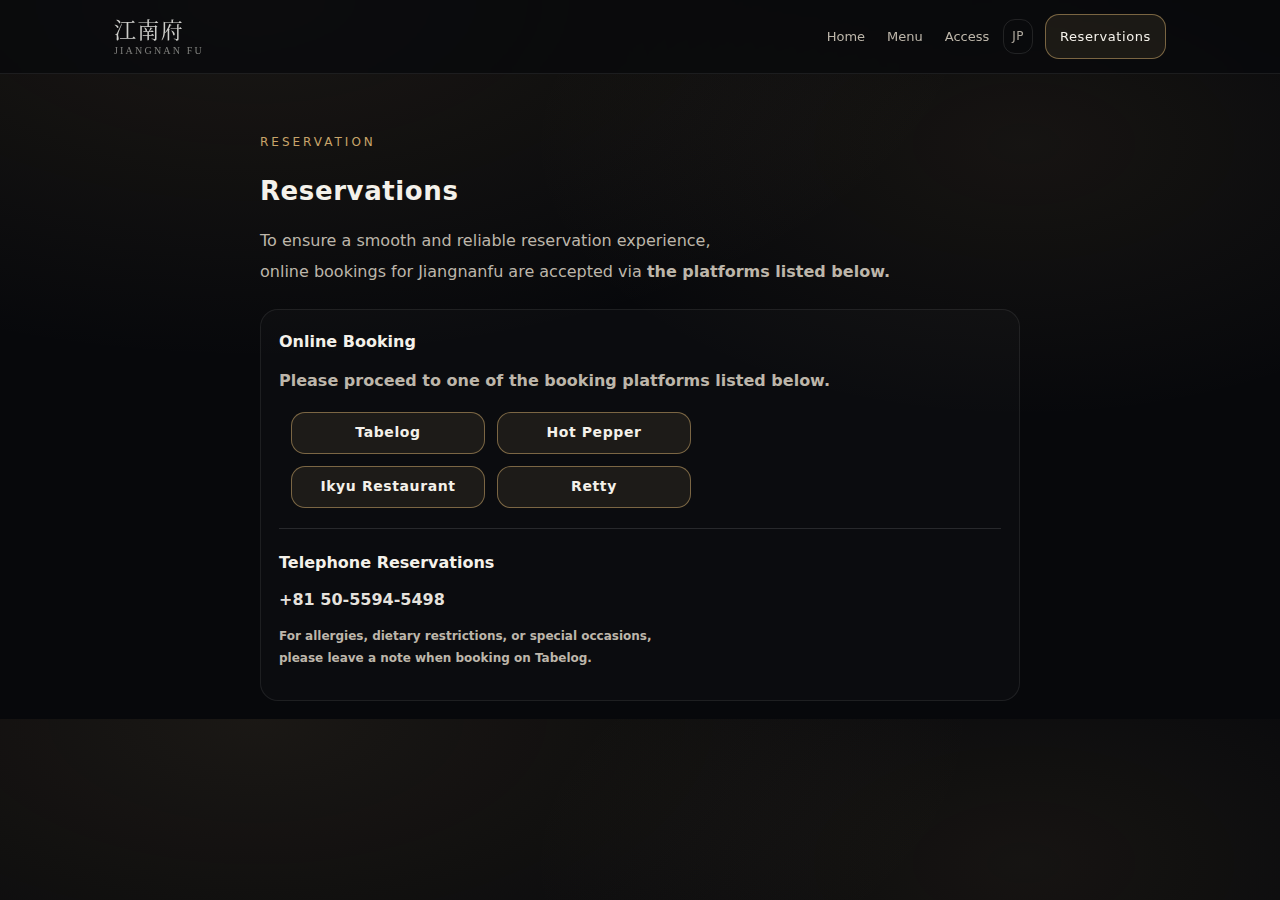
<file: en/reservations.html>
<!doctype html>
<html lang="en">
<head>
  <meta charset="utf-8" />
  <meta name="viewport" content="width=device-width, initial-scale=1" />
  <title>Reservations | JIANGNAN FU</title>
  <link rel="stylesheet" href="../assets/css/style.css" />
</head>

<body>
  <header class="header">
    <div class="nav">
      <a class="brand" href="index.html">
        <div class="cn">江南府</div>
        <div class="en">JIANGNAN FU</div>
      </a>

      <div class="nav-right">
         <button class="nav-toggle" id="navToggle"
        aria-label="Open menu"
        aria-controls="mobileNav"
        aria-expanded="false">
  ☰
</button>

<div class="nav-overlay" id="navOverlay" hidden></div>

<nav class="mobile-nav" id="mobileNav" aria-hidden="true" hidden>
  <div class="mobile-nav-head">
    <div class="mobile-nav-title">Menu</div>
    <button class="nav-close" id="navClose" aria-label="Close menu">✕</button>
  </div>

  <div class="mobile-nav-links">
    <a href="index.html">Home</a>
    <a href="menu.html">Menu</a>
    <a href="index.html#access">Access</a>
    <a href="reservations.html">Reservations</a>
    
  </div>
</nav>
        <nav class="menu">
          <a href="index.html">Home</a>
          <a href="menu.html">Menu</a>
          <a href="index.html#access">Access</a>
        </nav>

        <a class="lang" href="../reservations.html">JP</a>
        <a class="btn-reserve" href="reservations.html">Reservations</a>
      </div>
    </div>
  </header>

  <main class="page">
  <section class="section">
    <div class="wrap" style="max-width:760px;">

      <p class="kicker">Reservation</p>
      <h1 class="page-title">Reservations</h1>

      <p class="muted" style="margin-top:12px; line-height:1.9;">
        To ensure a smooth and reliable reservation experience,<br>
        online bookings for Jiangnanfu are accepted via <strong>the platforms listed below.
      </p>

      <div class="card" style="margin-top:22px;">

        <p style="margin:0;">
          <strong>Online Booking</strong>
        </p>

        <p class="muted" style="margin-top:10px;">
          Please proceed to one of the booking platforms listed below.
        </p>

    <div class="reserve-actions" style="margin-top:16px;">
        <a class="btn-reserve"
             href="https://tabelog.com/tokyo/A1301/A130103/13301717/"
             target="_blank" rel="noreferrer">
            Tabelog
        </a>
        <a class="btn-reserve"
            href="https://www.hotpepper.jp/strJ003942848/"
            target="_blank" rel="noreferrer">
            Hot Pepper
        </a>

        <a class="btn-reserve"
            href="https://restaurant.ikyu.com/128320"
            target="_blank" rel="noreferrer">
            Ikyu Restaurant
        </a>

        <a class="btn-reserve"
            href="https://retty.me/area/PRE13/ARE2/SUB1601/100001757981/"
            target="_blank" rel="noreferrer">
            Retty
        </a>
    </div>    

        <hr style="border:0;border-top:1px solid rgba(255,255,255,.12); margin:20px 0;">

        <p style="margin:0;">
          <strong>Telephone Reservations</strong>
        </p>

        <p style="margin-top:8px;">
          <a href="tel:05055945498">+81 50-5594-5498</a>
        </p>

        <p class="muted small" style="margin-top:10px;">
          For allergies, dietary restrictions, or special occasions,<br>
          please leave a note when booking on Tabelog.
        </p>

      </div>
    </div>
  </section>
</main>


  <script src="../assets/js/main.js"></script>
</body>
</html>
</file>
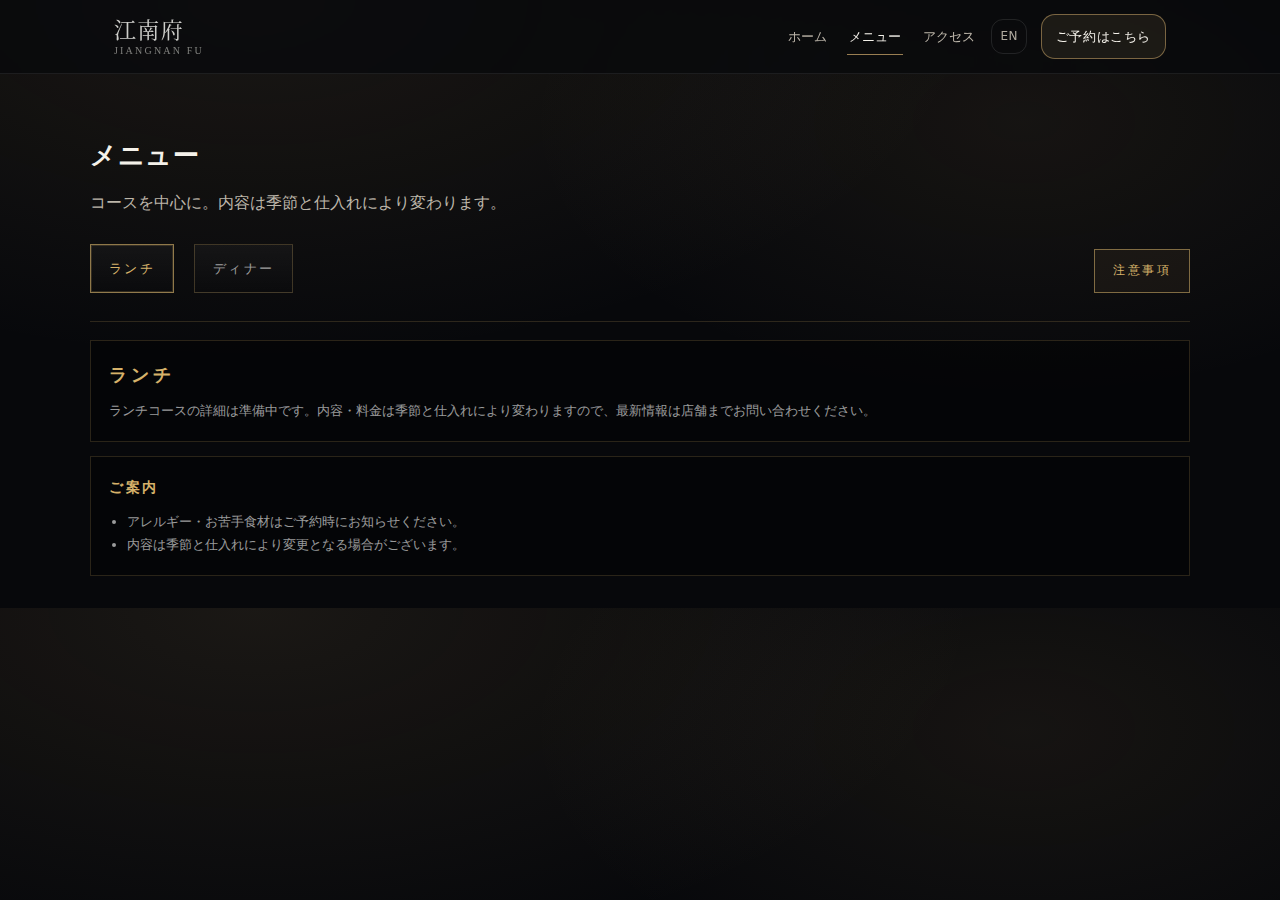
<file: etoile-restaurant/menu.html>
<!doctype html>
<html lang="ja">
<head>
  <meta charset="utf-8" />
  <meta name="viewport" content="width=device-width, initial-scale=1" />
  <title>メニュー | 江南府</title>
  <link rel="stylesheet" href="assets/css/style.css" />
</head>

<body>
  <header class="header">
    <div class="nav">
      <a class="brand" href="index.html">
        <div class="cn">江南府</div>
        <div class="en">JIANGNAN FU</div>
      </a>

      <div class="nav-right">
        <nav class="menu">
          <a href="index.html">ホーム</a>
          <a class="active" href="menu.html">メニュー</a>
          <a href="index.html#access">アクセス</a>
        </nav>

        <a class="lang" href="en/menu.html">EN</a>
        <a class="btn-reserve" href="reservations.html">ご予約はこちら</a>
      </div>
    </div>
  </header>

  <main class="page">
    <section class="section">
      <div class="wrap">
        <h1 class="page-title">メニュー</h1>
        <p class="muted">コースを中心に。内容は季節と仕入れにより変わります。</p>
      
        <div class="lux-tabs" style="margin-top:26px;">
  <!-- Tabs（CSSだけで切り替え） -->
  <input class="lux-tab-input" type="radio" name="luxTab" id="tab-lunch" checked>
  <label class="lux-tab" for="tab-lunch">ランチ</label>

  <input class="lux-tab-input" type="radio" name="luxTab" id="tab-dinner">
  <label class="lux-tab" for="tab-dinner">ディナー</label>

<details class="lux-notice-inline">
  <summary class="lux-notice-btn">注意事項</summary>

  <div class="lux-notice-panel">
    <p class="lux-note">
      予約内容のご変更やキャンセルはお手数ですがお電話にてご連絡下さい。キャンセルポリシーは以下の通りです。
    </p>

    <div class="lux-notice-grid">
      <div>
        <p class="lux-option-title">予約のキャンセル</p>
        <ul class="lux-bullets">
          <li>当日 連絡なし：100%</li>
          <li>当日 連絡あり：100%</li>
          <li>1日前 00:00〜：50%</li>
          <li>2日前 00:00〜：30%</li>
        </ul>
      </div>

      <div>
        <p class="lux-option-title">予約のご変更</p>
        <ul class="lux-bullets">
          <li>当日 連絡なし：100%</li>
          <li>当日 連絡あり：100%</li>
          <li>1日前 00:00〜：50%</li>
          <li>2日前 00:00〜：30%</li>
        </ul>
      </div>
    </div>

    <ul class="lux-bullets small" style="margin-top:12px;">
      <li>※上記価格には消費税が含まれております。</li>
      <li>※アレルギーや苦手な食材がある場合は予めご相談ください。</li>
      <li>※宴席の予約は3日前の21時までにご連絡をお願い致します。</li>
      <li>※お人数の変更は前日の21時までとさせて頂きます。</li>
      <li>※仕入れの都合上、内容を変更する場合がございます。</li>
    </ul>
  </div>
</details>


  <div class="lux-panels">
    <!-- ランチ -->
    <section class="lux-panel lux-panel-lunch">
      <div class="lux-card">
        <h2 class="lux-title">ランチ</h2>
        <p class="lux-note">
          ランチコースの詳細は準備中です。内容・料金は季節と仕入れにより変わりますので、最新情報は店舗までお問い合わせください。
        </p>
      </div>

      <div class="lux-card">
        <h3 class="lux-subtitle">ご案内</h3>
        <ul class="lux-bullets">
          <li>アレルギー・お苦手食材はご予約時にお知らせください。</li>
          <li>内容は季節と仕入れにより変更となる場合がございます。</li>
        </ul>
      </div>
    </section>

    <!-- ディナー -->
    <section class="lux-panel lux-panel-dinner">
      <div class="lux-card lux-dinner-head">
  <div>
    <h2 class="lux-title">ディナー</h2>
    <p class="lux-note">
      コース料理をご用意しております。ご用途（接待・会食・ご宴席）に合わせてお選びください。
    </p>
  </div>

  <!-- 注意事項按钮 -->
  <details class="lux-notice-float">
    <summary class="lux-notice-btn">注意事項</summary>

    <div class="lux-notice-panel">
      <p class="lux-note">
        予約内容のご変更やキャンセルはお電話にてご連絡下さい。キャンセルポリシーは以下の通りです。
      </p>

      <div class="lux-notice-grid">
        <div>
          <p class="lux-option-title">予約のキャンセル</p>
          <ul class="lux-bullets">
            <li>当日 連絡なし：100%</li>
            <li>当日 連絡あり：100%</li>
            <li>1日前 00:00〜：50%</li>
            <li>2日前 00:00〜：30%</li>
          </ul>
        </div>

        <div>
          <p class="lux-option-title">予約のご変更</p>
          <ul class="lux-bullets">
            <li>当日 連絡なし：100%</li>
            <li>当日 連絡あり：100%</li>
            <li>1日前 00:00〜：50%</li>
            <li>2日前 00:00〜：30%</li>
          </ul>
        </div>
      </div>

      <ul class="lux-bullets small" style="margin-top:12px;">
        <li>※上記価格には消費税が含まれております。</li>
        <li>※アレルギーや苦手な食材がある場合は予めご相談ください。</li>
        <li>※宴席の予約は3日前の21時までにご連絡をお願い致します。</li>
        <li>※お人数の変更は前日の21時までとさせて頂きます。</li>
        <li>※仕入れの都合上、内容を変更する場合がございます。</li>
      </ul>
    </div>
  </details>
</div>


      <!-- 1) 冬の牡丹コース -->
      <details class="lux-course" open>
        <summary class="lux-course-sum">
          <span class="lux-course-name">冬の牡丹コース</span>
          <span class="lux-course-meta">
            <span class="lux-badge">全8品</span>
            <span class="lux-price">¥8,800（税込）</span>
          </span>
        </summary>

        <div class="lux-course-body">
          <p class="lux-desc">
            厳選素材を使用したおすすめコース。姫松茸スープ、大ぶり海老炒め、国産黒毛和牛のX.O醤ソース、酸湯白身魚など老舗の味をお楽しみいただけます。
          </p>

          <div class="lux-grid">
            <div class="lux-grid-item"><span>滞在可能時間</span><b>2時間</b></div>
            <div class="lux-grid-item"><span>飲み放題</span><b>追加可（2名様以上）</b></div>
          </div>

          <ol class="lux-list">
            <li>5種冷菜盛り合わせ</li>
            <li>自家製春巻二種類</li>
            <li>姫松茸スープ</li>
            <li>大ぶり海老炒め</li>
            <li>国産黒毛和牛のX.O醤ソース</li>
            <li>酸湯白身魚</li>
            <li>本日のお食事</li>
            <li>デザート</li>
          </ol>

          <div class="lux-option">
            <p class="lux-option-title">飲み放題（2時間制）</p>
            <p class="lux-option-text">お一人様：コース代金＋2,500円（消費税10％込み）</p>
            <p class="lux-option-text small">瓶ビール・紹興酒・レモンサワー・ウイスキー・梅酒・ノンアルコール飲料・ソフトドリンク</p>
          </div>
        </div>
      </details>

      <!-- 2) 宴会コース＋2H飲み放題付 -->
      <details class="lux-course">
        <summary class="lux-course-sum">
          <span class="lux-course-name">宴会コース＋2H飲み放題付</span>
          <span class="lux-course-meta">
            <span class="lux-badge">全7品</span>
            <span class="lux-price">¥11,000（税込）</span>
          </span>
        </summary>

        <div class="lux-course-body">
          <p class="lux-desc">
            大事なご宴席におすすめ。蟹肉入りフカヒレのスープ、大ぶり海老ととびっこ炒め、国産黒毛和牛 自家製X.O.ソース炒め、江南府特製麻婆豆腐などをお楽しみください。
          </p>

          <div class="lux-grid">
            <div class="lux-grid-item"><span>利用可能人数</span><b>4～30名様</b></div>
            <div class="lux-grid-item"><span>滞在可能時間</span><b>2時間</b></div>
            <div class="lux-grid-item"><span>飲み放題</span><b>込み（2時間制）</b></div>
          </div>

          <ul class="lux-list">
            <li><b>前菜</b>：前菜の盛り合わせ／本日の春巻</li>
            <li><b>主菜</b>：蟹肉入りフカヒレのスープ／大ぶり海老ととびっこ炒め／国産黒毛和牛 自家製X.O.ソース炒め</li>
            <li><b>主食</b>：江南府特製麻婆豆腐（ご飯添え）</li>
            <li><b>甜品</b>：デザート</li>
          </ul>

          <div class="lux-option">
            <p class="lux-option-title">飲み放題（2時間制）</p>
            <p class="lux-option-text small">瓶ビール・紹興酒・レモンサワー・ウイスキー・梅酒・ノンアルコール飲料・ソフトドリンク</p>
          </div>
        </div>
      </details>

      <!-- 3) 冬の木蓮コース -->
      <details class="lux-course">
        <summary class="lux-course-sum">
          <span class="lux-course-name">冬の木蓮コース</span>
          <span class="lux-course-meta">
            <span class="lux-badge">全8品</span>
            <span class="lux-price">¥13,800（税込）</span>
          </span>
        </summary>

        <div class="lux-course-body">
          <p class="lux-desc">
            希少な食材を贅沢に。浮袋・絹笠茸入り姫松茸スープ、名物フカヒレ上海風煮込み、国産黒毛和牛の煮込みなどをお楽しみいただけます。
          </p>

          <div class="lux-grid">
            <div class="lux-grid-item"><span>滞在可能時間</span><b>2時間</b></div>
            <div class="lux-grid-item"><span>飲み放題</span><b>追加可（2名様以上）</b></div>
          </div>

          <ol class="lux-list">
            <li>6種冷菜盛り合わせ</li>
            <li>自家製春巻二種類</li>
            <li>浮袋、絹笠茸入り姫松茸スープ</li>
            <li>名物フカヒレの上海風煮込み</li>
            <li>大ぶり海老炒め</li>
            <li>国産黒毛和牛の煮込み（季節野菜添え）</li>
            <li>本日のお食事</li>
            <li>デザート</li>
          </ol>

          <div class="lux-option">
            <p class="lux-option-title">飲み放題（2時間制）</p>
            <p class="lux-option-text">お一人様：コース代金＋2,500円（消費税10％込み）</p>
            <p class="lux-option-text small">瓶ビール・紹興酒・レモンサワー・ウイスキー・梅酒・ノンアルコール飲料・ソフトドリンク</p>
          </div>
        </div>
      </details>

      <!-- 4) 上海蟹コース -->
      <details class="lux-course">
        <summary class="lux-course-sum">
          <span class="lux-course-name">上海蟹コース</span>
          <span class="lux-course-meta">
            <span class="lux-badge">季節限定</span>
            <span class="lux-price">¥23,000（税込）</span>
          </span>
        </summary>

        <div class="lux-course-body">
          <p class="lux-desc">
            産地空輸直送の上海蟹を丸ごと姿蒸しで。酔蟹、ふかひれスープ、上海蟹みそあんかけそばなど、蟹の旨味をご堪能ください。
          </p>

          <div class="lux-grid">
            <div class="lux-grid-item"><span>滞在可能時間</span><b>2時間</b></div>
            <div class="lux-grid-item"><span>姿蒸し</span><b>メス（オス変更 +1,600円）</b></div>
          </div>

          <ul class="lux-list">
            <li><b>前菜</b>：紹興酒漬け上海蟹（メス半身）入り、冷菜盛り合わせ／自家製春巻二種類</li>
            <li><b>湯菜</b>：ふかひれスープ</li>
            <li><b>主菜</b>：上海蟹姿蒸し（メス）／季節野菜炒め／海老塩味炒め</li>
            <li><b>主食</b>：上海蟹味噌あんかけそば</li>
            <li><b>甜品</b>：デザート</li>
          </ul>

          <p class="lux-warn small">※仕入状況により、予告なく内容が変更になる場合がございます。</p>
        </div>
      </details>

      <!-- 5) 江南府コース -->
      <details class="lux-course">
        <summary class="lux-course-sum">
          <span class="lux-course-name">江南府コース</span>
          <span class="lux-course-meta">
            <span class="lux-badge">特別</span>
            <span class="lux-price">¥27,500（税込）</span>
          </span>
        </summary>

        <div class="lux-course-body">
          <p class="lux-desc">
            中国名菜と高級食材を贅沢に。佛跳牆、伊勢海老、自家製XOソース、上海蟹みそなど、江南府の真髄を一夜に。
          </p>

          <div class="lux-grid">
            <div class="lux-grid-item"><span>滞在可能時間</span><b>2時間</b></div>
            <div class="lux-grid-item"><span>おすすめ</span><b>ご接待・記念日</b></div>
          </div>

          <ul class="lux-list">
            <li><b>前菜</b>：前菜盛り合わせ／活車海老紹興酒漬け</li>
            <li><b>点心</b>：春巻き二種類</li>
            <li><b>湯菜</b>：佛跳牆</li>
            <li><b>主菜</b>：伊勢海老自家製XOソース炒め／国産黒毛和牛の煮込み（江南府仕立て）／上海蟹みそあんかけ豆腐／シェフオススメ季節野菜炒め</li>
            <li><b>主食</b>：ロブスターだし雑炊</li>
            <li><b>甜品</b>：デザート</li>
          </ul>
        </div>
      </details>

      <div class="lux-card" style="margin-top:18px;">
        <h3 class="lux-subtitle">ご案内</h3>
        <ul class="lux-bullets">
          <li>アレルギー・お苦手食材はご予約時にお知らせください。</li>
          <li>内容は季節と仕入れにより変更となる場合がございます。</li>
        </ul>
      </div>
    </section>
  </div>
</div>

        
        
      </div>
    </section>
  </main>

  <script src="assets/js/main.js"></script>
</body>
</html>
</file>
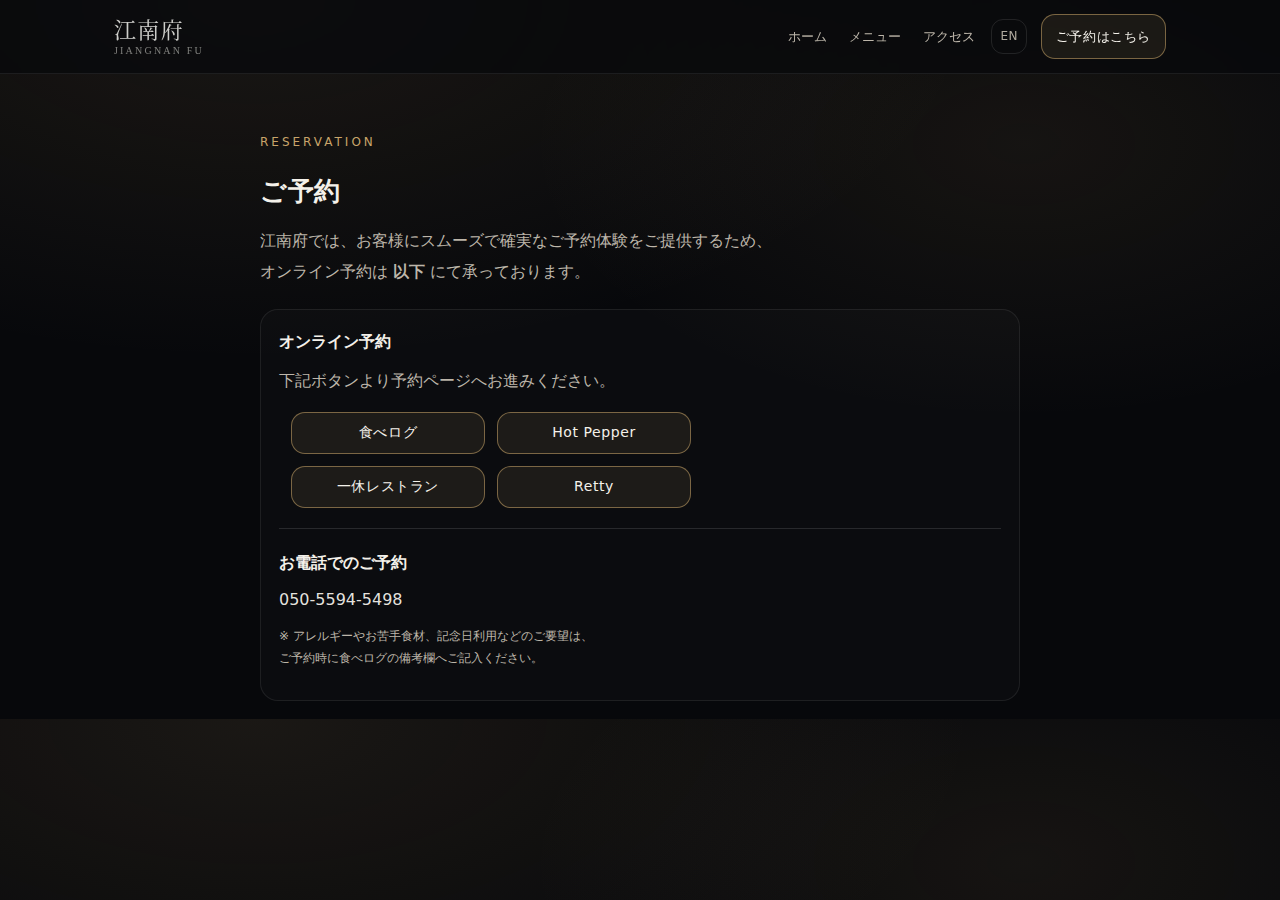
<file: etoile-restaurant/reservations.html>
<!doctype html>
<html lang="ja">
<head>
  <meta charset="utf-8" />
  <meta name="viewport" content="width=device-width, initial-scale=1" />
  <title>ご予約 | 江南府</title>
  <link rel="stylesheet" href="assets/css/style.css" />
</head>

<body>
  <header class="header">
    <div class="nav">
      <a class="brand" href="index.html">
        <div class="cn">江南府</div>
        <div class="en">JIANGNAN FU</div>
      </a>

      <div class="nav-right">
        <nav class="menu">
          <a href="index.html">ホーム</a>
          <a href="menu.html">メニュー</a>
          <a href="index.html#access">アクセス</a>
        </nav>

     <a class="lang" href="en/reservations.html">EN</a>
       <a class="btn-reserve" href="reservations.html">ご予約はこちら</a>
        


      </div>
    </div>
  </header>

  <main class="page">
  <section class="section">
    <div class="wrap" style="max-width:760px;">

      <p class="kicker">Reservation</p>
      <h1 class="page-title">ご予約</h1>

      <p class="muted" style="margin-top:12px; line-height:1.9;">
        江南府では、お客様にスムーズで確実なご予約体験をご提供するため、<br>
        オンライン予約は <strong>以下</strong> にて承っております。
      </p>

      <div class="card" style="margin-top:22px;">

        
        
        

        <p style="margin:0;">
  <strong>オンライン予約</strong>
</p>

<p class="muted" style="margin-top:10px;">
  下記ボタンより予約ページへお進みください。
</p>

<div class="reserve-actions">
  <a class="btn-reserve"
     href="https://tabelog.com/tokyo/A1301/A130103/13301717/"
     target="_blank" rel="noreferrer">
    食べログ
  </a>

  <a class="btn-reserve"
     href="https://www.hotpepper.jp/strJ003942848/"
     target="_blank" rel="noreferrer">
    Hot Pepper
  </a>

  <a class="btn-reserve"
     href="https://restaurant.ikyu.com/128320"
     target="_blank" rel="noreferrer">
    一休レストラン
  </a>

  <a class="btn-reserve"
     href="https://retty.me/area/PRE13/ARE2/SUB1601/100001757981/"
     target="_blank" rel="noreferrer">
    Retty
  </a>
</div>


        <hr style="border:0;border-top:1px solid rgba(255,255,255,.12); margin:20px 0;">

        <p style="margin:0;">
          <strong>お電話でのご予約</strong>
        </p>

        <p style="margin-top:8px;">
          <a href="tel:05055945498">050-5594-5498</a>
        </p>

        <p class="muted small" style="margin-top:10px;">
          ※ アレルギーやお苦手食材、記念日利用などのご要望は、<br>
          ご予約時に食べログの備考欄へご記入ください。
        </p>

      </div>
    </div>
  </section>
</main>


  <script src="assets/js/main.js"></script>
</body>
</html>
</file>
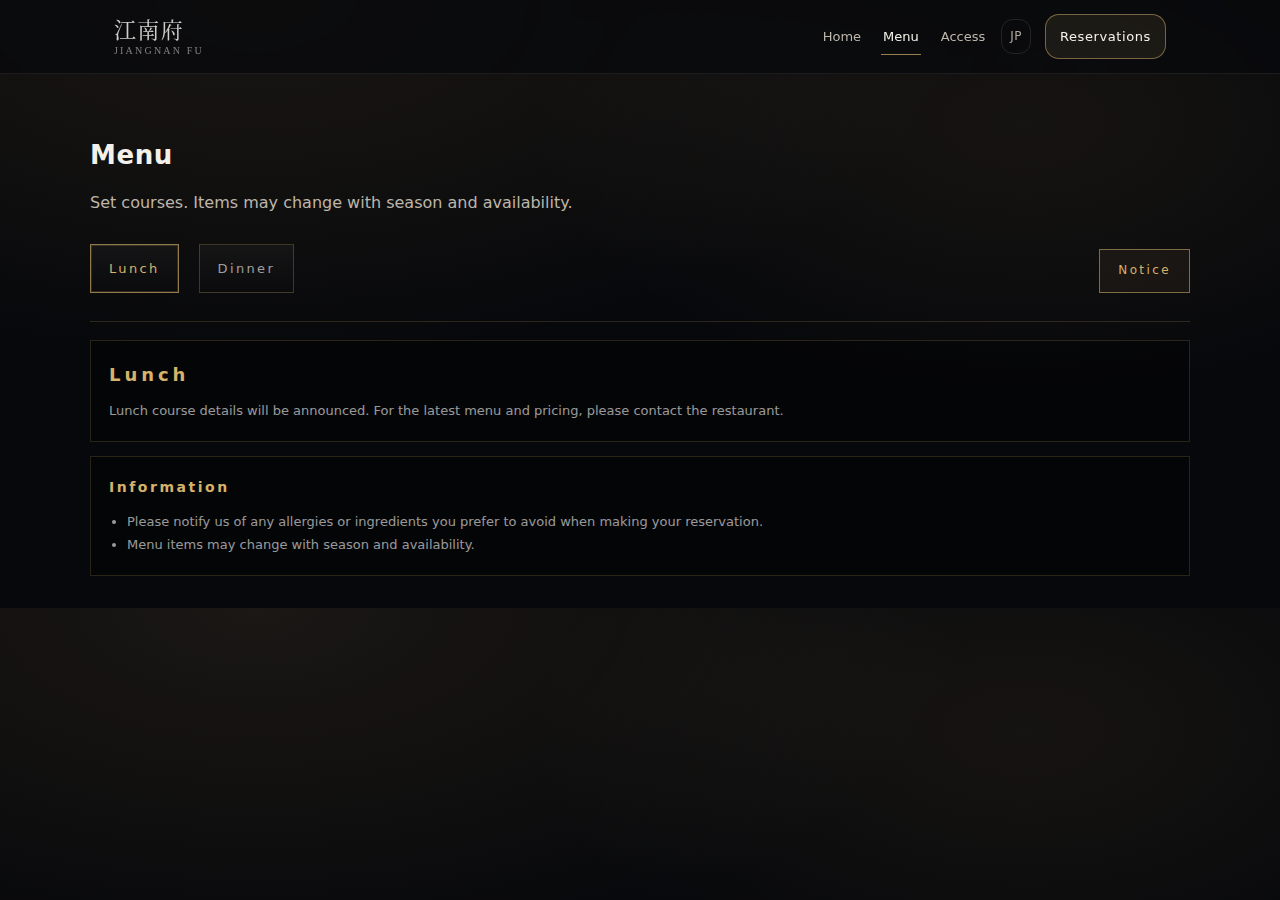
<file: etoile-restaurant/en/menu.html>
<!doctype html>
<html lang="en">
<head>
  <meta charset="utf-8" />
  <meta name="viewport" content="width=device-width, initial-scale=1" />
  <title>Menu | JIANGNAN FU</title>
  <link rel="stylesheet" href="../assets/css/style.css" />
</head>

<body>
  <header class="header">
    <div class="nav">
      <a class="brand" href="../index.html">
        <div class="cn">江南府</div>
        <div class="en">JIANGNAN FU</div>
      </a>

      <div class="nav-right">
        <nav class="menu">
          <a href="../index.html">Home</a>
          <a class="active" href="menu.html">Menu</a>
          <a href="../index.html#access">Access</a>
        </nav>

        <a class="lang" href="../menu.html">JP</a>
        <a class="btn-reserve" href="../reservations.html">Reservations</a>
      </div>
    </div>
  </header>

  <main class="page">
    <section class="section">
      <div class="wrap">
        <h1 class="page-title">Menu</h1>
        <p class="muted">Set courses. Items may change with season and availability.</p>

        <div class="lux-tabs" style="margin-top:26px;">
          <!-- Tabs (CSS only) -->
          <input class="lux-tab-input" type="radio" name="luxTab" id="tab-lunch" checked>
          <label class="lux-tab" for="tab-lunch">Lunch</label>

          <input class="lux-tab-input" type="radio" name="luxTab" id="tab-dinner">
          <label class="lux-tab" for="tab-dinner">Dinner</label>

          <!-- Outer Notice (kept as-is, English text only) -->
          <details class="lux-notice-inline">
            <summary class="lux-notice-btn">Notice</summary>

            <div class="lux-notice-panel">
              <p class="lux-note">
                Changes and cancellations are accepted by telephone only. Cancellation fees apply as follows.
              </p>

              <div class="lux-notice-grid">
                <div>
                  <p class="lux-option-title">Cancellations</p>
                  <ul class="lux-bullets">
                    <li>Same day (no notice): 100%</li>
                    <li>Same day (with notice): 100%</li>
                    <li>From 00:00 one day prior: 50%</li>
                    <li>From 00:00 two days prior: 30%</li>
                  </ul>
                </div>

                <div>
                  <p class="lux-option-title">Changes</p>
                  <ul class="lux-bullets">
                    <li>Same day (no notice): 100%</li>
                    <li>Same day (with notice): 100%</li>
                    <li>From 00:00 one day prior: 50%</li>
                    <li>From 00:00 two days prior: 30%</li>
                  </ul>
                </div>
              </div>

              <ul class="lux-bullets small" style="margin-top:12px;">
                <li>* Prices include consumption tax.</li>
                <li>* Please inform us of any allergies or dietary restrictions in advance.</li>
                <li>* Banquet reservations: by 21:00, three days prior.</li>
                <li>* Party size changes: by 21:00, one day prior.</li>
                <li>* Menu items are subject to change without notice due to availability.</li>
              </ul>
            </div>
          </details>

          <div class="lux-panels">
            <!-- LUNCH -->
            <section class="lux-panel lux-panel-lunch">
              <div class="lux-card">
                <h2 class="lux-title">Lunch</h2>
                <p class="lux-note">
                  Lunch course details will be announced. For the latest menu and pricing, please contact the restaurant.
                </p>
              </div>

              <div class="lux-card">
                <h3 class="lux-subtitle">Information</h3>
                <ul class="lux-bullets">
                  <li>Please notify us of any allergies or ingredients you prefer to avoid when making your reservation.</li>
                  <li>Menu items may change with season and availability.</li>
                </ul>
              </div>
            </section>

            <!-- DINNER -->
            <section class="lux-panel lux-panel-dinner">
              <div class="lux-card lux-dinner-head">
                <div>
                  <h2 class="lux-title">Dinner</h2>
                  <p class="lux-note">Dinner is served as set courses.</p>
                </div>

                <!-- Inner Notice (kept, English text only) -->
                <details class="lux-notice-float">
                  <summary class="lux-notice-btn">Notice</summary>

                  <div class="lux-notice-panel">
                    <p class="lux-note">
                      Changes and cancellations are accepted by telephone only. Cancellation fees apply as follows.
                    </p>

                    <div class="lux-notice-grid">
                      <div>
                        <p class="lux-option-title">Cancellations</p>
                        <ul class="lux-bullets">
                          <li>Same day (no notice): 100%</li>
                          <li>Same day (with notice): 100%</li>
                          <li>From 00:00 one day prior: 50%</li>
                          <li>From 00:00 two days prior: 30%</li>
                        </ul>
                      </div>

                      <div>
                        <p class="lux-option-title">Changes</p>
                        <ul class="lux-bullets">
                          <li>Same day (no notice): 100%</li>
                          <li>Same day (with notice): 100%</li>
                          <li>From 00:00 one day prior: 50%</li>
                          <li>From 00:00 two days prior: 30%</li>
                        </ul>
                      </div>
                    </div>

                    <ul class="lux-bullets small" style="margin-top:12px;">
                      <li>* Prices include consumption tax.</li>
                      <li>* Please inform us of any allergies or dietary restrictions in advance.</li>
                      <li>* Banquet reservations: by 21:00, three days prior.</li>
                      <li>* Party size changes: by 21:00, one day prior.</li>
                      <li>* Menu items are subject to change without notice due to availability.</li>
                    </ul>
                  </div>
                </details>
              </div>

              <!-- 1) Winter Peony Course -->
              <details class="lux-course" open>
                <summary class="lux-course-sum">
                  <span class="lux-course-name">Winter Peony Course</span>
                  <span class="lux-course-meta">
                    <span class="lux-badge">8 dishes</span>
                    <span class="lux-price">¥8,800 (tax incl.)</span>
                  </span>
                </summary>

                <div class="lux-course-body">
                  <p class="lux-desc">
                    A seasonal course featuring premium ingredients and classic Jiangnan flavours.
                  </p>

                  <div class="lux-grid">
                    <div class="lux-grid-item"><span>Seating time</span><b>2 hours</b></div>
                    <div class="lux-grid-item"><span>Beverage package</span><b>Available (2+ guests)</b></div>
                  </div>

                  <ol class="lux-list">
                    <li>Assorted 5 cold appetizers</li>
                    <li>Two kinds of house spring rolls</li>
                    <li>Premium mushroom soup</li>
                    <li>Stir-fried jumbo prawns</li>
                    <li>Japanese black wagyu with XO sauce</li>
                    <li>Hot-and-sour white fish</li>
                    <li>Today’s rice/noodle dish</li>
                    <li>Dessert</li>
                  </ol>

                  <div class="lux-option">
                    <p class="lux-option-title">Beverage package (2 hours)</p>
                    <p class="lux-option-text">Per person: course price + ¥2,500 (tax incl.)</p>
                    <p class="lux-option-text small">Bottled beer / Shaoxing wine / Lemon sour / Whisky / Plum wine / Non-alcoholic drinks / Soft drinks</p>
                  </div>
                </div>
              </details>

              <!-- 2) Banquet Course + 2-hour Beverage Package -->
              <details class="lux-course">
                <summary class="lux-course-sum">
                  <span class="lux-course-name">Banquet Course + 2-hour Beverage Package</span>
                  <span class="lux-course-meta">
                    <span class="lux-badge">7 dishes</span>
                    <span class="lux-price">¥11,000 (tax incl.)</span>
                  </span>
                </summary>

                <div class="lux-course-body">
                  <p class="lux-desc">
                    Recommended for business dining and formal gatherings.
                  </p>

                  <div class="lux-grid">
                    <div class="lux-grid-item"><span>Party size</span><b>4–30</b></div>
                    <div class="lux-grid-item"><span>Seating time</span><b>2 hours</b></div>
                    <div class="lux-grid-item"><span>Beverage package</span><b>Included (2 hours)</b></div>
                  </div>

                  <ul class="lux-list">
                    <li><b>Appetizers</b>: Assorted appetizers / Spring roll of the day</li>
                    <li><b>Mains</b>: Crab & shark fin soup / Jumbo prawns with tobiko / Japanese black wagyu with house XO sauce</li>
                    <li><b>Rice</b>: Signature mapo tofu (served with rice)</li>
                    <li><b>Dessert</b>: Dessert</li>
                  </ul>

                  <div class="lux-option">
                    <p class="lux-option-title">Beverage package (2 hours)</p>
                    <p class="lux-option-text small">Bottled beer / Shaoxing wine / Lemon sour / Whisky / Plum wine / Non-alcoholic drinks / Soft drinks</p>
                  </div>
                </div>
              </details>

              <!-- 3) Winter Magnolia Course -->
              <details class="lux-course">
                <summary class="lux-course-sum">
                  <span class="lux-course-name">Winter Magnolia Course</span>
                  <span class="lux-course-meta">
                    <span class="lux-badge">8 dishes</span>
                    <span class="lux-price">¥13,800 (tax incl.)</span>
                  </span>
                </summary>

                <div class="lux-course-body">
                  <p class="lux-desc">
                    A signature winter course with luxurious ingredients.
                  </p>

                  <div class="lux-grid">
                    <div class="lux-grid-item"><span>Seating time</span><b>2 hours</b></div>
                    <div class="lux-grid-item"><span>Beverage package</span><b>Available (2+ guests)</b></div>
                  </div>

                  <ol class="lux-list">
                    <li>Assorted 6 cold appetizers</li>
                    <li>Two kinds of house spring rolls</li>
                    <li>Premium mushroom soup with fish maw</li>
                    <li>Signature Shanghai-style braised shark fin</li>
                    <li>Stir-fried jumbo prawns</li>
                    <li>Japanese black wagyu stew (seasonal vegetables)</li>
                    <li>Today’s rice/noodle dish</li>
                    <li>Dessert</li>
                  </ol>

                  <div class="lux-option">
                    <p class="lux-option-title">Beverage package (2 hours)</p>
                    <p class="lux-option-text">Per person: course price + ¥2,500 (tax incl.)</p>
                    <p class="lux-option-text small">Bottled beer / Shaoxing wine / Lemon sour / Whisky / Plum wine / Non-alcoholic drinks / Soft drinks</p>
                  </div>
                </div>
              </details>

              <!-- 4) Shanghai Crab Course -->
              <details class="lux-course">
                <summary class="lux-course-sum">
                  <span class="lux-course-name">Shanghai Crab Course</span>
                  <span class="lux-course-meta">
                    <span class="lux-badge">Seasonal</span>
                    <span class="lux-price">¥23,000 (tax incl.)</span>
                  </span>
                </summary>

                <div class="lux-course-body">
                  <p class="lux-desc">
                    Whole steamed Shanghai crab, “drunken” crab, and crab roe sauce noodles.
                  </p>

                  <div class="lux-grid">
                    <div class="lux-grid-item"><span>Seating time</span><b>2 hours</b></div>
                    <div class="lux-grid-item"><span>Steamed crab</span><b>Female (Male +¥1,600)</b></div>
                  </div>

                  <ul class="lux-list">
                    <li><b>Appetizers</b>: Assorted cold appetizers with Shaoxing-marinated crab / Two kinds of house spring rolls</li>
                    <li><b>Soup</b>: Shark fin soup</li>
                    <li><b>Mains</b>: Whole steamed Shanghai crab / Seasonal vegetable stir-fry / Salted shrimp stir-fry</li>
                    <li><b>Noodles</b>: Noodles with Shanghai crab roe sauce</li>
                    <li><b>Dessert</b>: Dessert</li>
                  </ul>

                  <p class="lux-warn small">* Course contents may change without notice depending on availability.</p>
                </div>
              </details>

              <!-- 5) Jiangnan Fu Course -->
              <details class="lux-course">
                <summary class="lux-course-sum">
                  <span class="lux-course-name">Jiangnan Fu Course</span>
                  <span class="lux-course-meta">
                    <span class="lux-badge">Signature</span>
                    <span class="lux-price">¥27,500 (tax incl.)</span>
                  </span>
                </summary>

                <div class="lux-course-body">
                  <p class="lux-desc">
                    A signature course showcasing Chinese delicacies and seasonal specialities.
                  </p>

                  <div class="lux-grid">
                    <div class="lux-grid-item"><span>Seating time</span><b>2 hours</b></div>
                    <div class="lux-grid-item"><span>Occasions</span><b>Business / Celebrations</b></div>
                  </div>

                  <ul class="lux-list">
                    <li><b>Appetizers</b>: Assorted appetizers / Live kuruma prawns marinated in Shaoxing wine</li>
                    <li><b>Dim sum</b>: Two kinds of spring rolls</li>
                    <li><b>Soup</b>: Buddha Jumps Over the Wall</li>
                    <li><b>Mains</b>: Spiny lobster with house XO sauce / Japanese black wagyu stew / Tofu with Shanghai crab roe sauce / Seasonal vegetable stir-fry</li>
                    <li><b>Rice</b>: Lobster stock congee</li>
                    <li><b>Dessert</b>: Dessert</li>
                  </ul>
                </div>
              </details>

              <div class="lux-card" style="margin-top:18px;">
                <h3 class="lux-subtitle">Information</h3>
                <ul class="lux-bullets">
                  <li>Please notify us of any allergies or dietary restrictions when making your reservation.</li>
                  <li>Menu items may change with season and availability.</li>
                </ul>
              </div>
            </section>
          </div>
        </div>

      </div>
    </section>
  </main>

  <script src="../assets/js/main.js"></script>
</body>
</html>
</file>
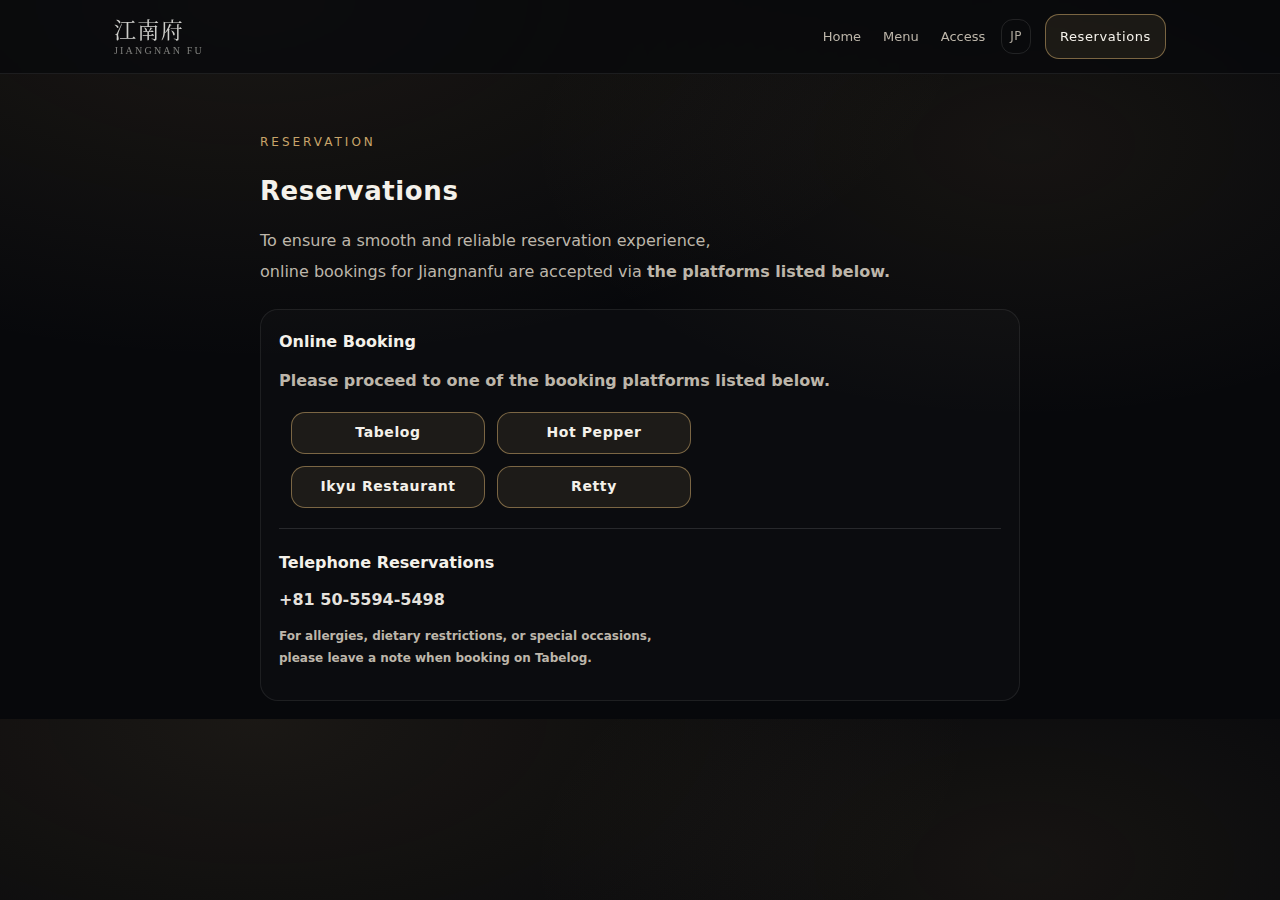
<file: etoile-restaurant/en/reservations.html>
<!doctype html>
<html lang="en">
<head>
  <meta charset="utf-8" />
  <meta name="viewport" content="width=device-width, initial-scale=1" />
  <title>Reservations | JIANGNAN FU</title>
  <link rel="stylesheet" href="../assets/css/style.css" />
</head>

<body>
  <header class="header">
    <div class="nav">
      <a class="brand" href="index.html">
        <div class="cn">江南府</div>
        <div class="en">JIANGNAN FU</div>
      </a>

      <div class="nav-right">
        <nav class="menu">
          <a href="index.html">Home</a>
          <a href="menu.html">Menu</a>
          <a href="index.html#access">Access</a>
        </nav>

        <a class="lang" href="../reservations.html">JP</a>
        <a class="btn-reserve" href="reservations.html">Reservations</a>
      </div>
    </div>
  </header>

  <main class="page">
  <section class="section">
    <div class="wrap" style="max-width:760px;">

      <p class="kicker">Reservation</p>
      <h1 class="page-title">Reservations</h1>

      <p class="muted" style="margin-top:12px; line-height:1.9;">
        To ensure a smooth and reliable reservation experience,<br>
        online bookings for Jiangnanfu are accepted via <strong>the platforms listed below.
      </p>

      <div class="card" style="margin-top:22px;">

        <p style="margin:0;">
          <strong>Online Booking</strong>
        </p>

        <p class="muted" style="margin-top:10px;">
          Please proceed to one of the booking platforms listed below.
        </p>

    <div class="reserve-actions" style="margin-top:16px;">
        <a class="btn-reserve"
             href="https://tabelog.com/tokyo/A1301/A130103/13301717/"
             target="_blank" rel="noreferrer">
            Tabelog
        </a>
        <a class="btn-reserve"
            href="https://www.hotpepper.jp/strJ003942848/"
            target="_blank" rel="noreferrer">
            Hot Pepper
        </a>

        <a class="btn-reserve"
            href="https://restaurant.ikyu.com/128320"
            target="_blank" rel="noreferrer">
            Ikyu Restaurant
        </a>

        <a class="btn-reserve"
            href="https://retty.me/area/PRE13/ARE2/SUB1601/100001757981/"
            target="_blank" rel="noreferrer">
            Retty
        </a>
    </div>    

        <hr style="border:0;border-top:1px solid rgba(255,255,255,.12); margin:20px 0;">

        <p style="margin:0;">
          <strong>Telephone Reservations</strong>
        </p>

        <p style="margin-top:8px;">
          <a href="tel:05055945498">+81 50-5594-5498</a>
        </p>

        <p class="muted small" style="margin-top:10px;">
          For allergies, dietary restrictions, or special occasions,<br>
          please leave a note when booking on Tabelog.
        </p>

      </div>
    </div>
  </section>
</main>


  <script src="../assets/js/main.js"></script>
</body>
</html>
</file>
<file: assets/css/style.css>
/* =========================================================
   江南府 | JIANGNAN FU
   Minimal site style (JP + EN)
   ========================================================= */

:root{
  --bg:#07080b;
  --text:#f4f1ea;
  --muted:#bdb6aa;
  --gold:#c9a56a;
  --border:rgba(255,255,255,.08);
  --radius:18px;
}

*{ box-sizing:border-box; }
html,body{ margin:0; padding:0; }

body{
  font-family:
    system-ui,
    -apple-system,
    "Segoe UI",
    "Hiragino Kaku Gothic ProN",
    "Yu Gothic",
    "PingFang SC",
    "Microsoft YaHei",
    Arial;
  background:
    radial-gradient(1200px 600px at 20% 0%, rgba(201,165,106,.10), transparent 60%),
    radial-gradient(900px 500px at 80% 20%, rgba(201,165,106,.08), transparent 55%),
    var(--bg);
  color:var(--text);
  line-height:1.8;
}

a{ color:inherit; text-decoration:none; }
p{ margin:0 0 12px; }

.wrap{ width:min(1100px,92%); margin:0 auto; }

/* ---------- Header ---------- */
.header{
  position:fixed;
  top:0; left:0; right:0;
  background:rgba(7,8,11,.72);
  backdrop-filter: blur(10px);
  border-bottom:1px solid var(--border);
  z-index:50;
  transition: background-color .18s ease, border-color .18s ease;
}
.header.scrolled{
  background: rgba(7,8,11,.90);
  border-bottom: 1px solid rgba(201,165,106,.18);
}

.nav{
  max-width:1100px;
  margin:0 auto;
  padding:14px 24px;
  display:flex;
  align-items:center;
  justify-content:space-between;
  gap:16px;
}

.brand{ line-height:1.1; }



.nav-right{
  display:flex;
  align-items:center;
  gap:12px;
  margin-left:auto;
}

.menu{
  display:flex;
  gap:18px;
}
.menu a{
  font-size:13px;
  color:var(--muted);
  padding:6px 2px;
}
.menu a:hover,
.menu a.active{
  color:var(--text);
  border-bottom:1px solid rgba(201,165,106,.75);
}

.lang{
  font-size:12px;
  color:rgba(189,182,170,.92);
  letter-spacing:.4px;
  padding:6px 8px;
  border:1px solid rgba(255,255,255,.10);
  border-radius:12px;
}
.lang:hover{ color:rgba(201,165,106,.9); border-color: rgba(201,165,106,.35); }


.btn-reserve:hover{ transform:translateY(-1px); }

/* ---------- Page spacing under fixed header ---------- */
.page{ padding-top:88px; }

/* ---------- Minimal Hero ---------- */


.hero-min::before{
  content:"";
  position:absolute;
  inset:-160px -25% auto -25%;
  height:560px;
  background:radial-gradient(closest-side, rgba(201,165,106,.12), transparent 66%);
  pointer-events:none;
  filter:blur(2px);
}

.kicker{
  color:var(--gold);
  letter-spacing:3px;
  font-size:12px;
  text-transform:uppercase;
  margin-bottom:14px;
}






.hero-desc{
  color:var(--muted);
  max-width:62ch;
}

/* ---------- Minimal content pages ---------- */
.section{
  padding: 44px 0 18px;
}

.page-title{
  margin: 0 0 10px;
  font-size: 26px;
  letter-spacing: .6px;
}

.card{
  border:1px solid var(--border);
  border-radius: var(--radius);
  background: rgba(255,255,255,.02);
  padding:18px;
}

.list{
  margin: 10px 0 0;
  padding-left: 18px;
  color: rgba(189,182,170,.95);
}
.list li{ margin: 8px 0; }

.muted{ color: var(--muted); }


/* ---------- Form minimal ---------- */
.input{
  width:100%;
  margin-top:8px;
  padding:10px 12px;
  border-radius:14px;
  border:1px solid rgba(255,255,255,.12);
  background: rgba(255,255,255,.03);
  color: var(--text);
  outline:none;
}
.input:focus{
  border-color: rgba(201,165,106,.45);
}

/* ---------- Map section ---------- */
.map-section{ padding: 22px 0 0; }
.map-iframe{
  border:1px solid var(--border);
  border-radius:var(--radius);
  overflow:hidden;
}
.map-iframe iframe{
  display:block;
  width:100%;
  height:520px;
  border:0;
}

/* ---------- Footer (gold line + dark bg) ---------- */


.footer-grid{
  display:flex;
  align-items:flex-start;
  justify-content:space-between;
  gap:16px;
}

.footer-left{ min-width:180px; }

.ig-link{
  display:inline-flex;
  align-items:center;
  gap:10px;
  color: rgba(189,182,170,.9);
  padding:8px 0;
  transition: color .18s ease;
}
.ig-link:hover{ color: rgba(201,165,106,.9); }
.ig-link svg{ display:block; }

.ig-text{
  font-size:13px;
  letter-spacing:1px;
}





.footer-right .info-block > div:first-child{ letter-spacing:1.2px; }
.footer-right .muted{ opacity:.85; }

/* ---------- Responsive ---------- */
@media (max-width:860px){
  .menu{ display:none; }
  .hero-title{ font-size:40px; }
  .map-iframe iframe{ height:340px; }

  .footer-grid{ flex-direction:column; align-items:flex-start; }
  .footer-right{ text-align:left; }
}

/* =========================================
   Gold accent text (hero keywords)
   ========================================= */

.accent{
  color: rgba(201,165,106,.8);
  letter-spacing: .6px;
}

/* =========================================
   Footer height final compact (FIX)
   ========================================= */

/* Footer 自身：再薄一点 */
.footer{
  background:#0b0c10;
  border-top:1px solid rgba(201,165,106,.6);
  padding:8px 0 10px;
}

/* 右侧文字整体：行距压缩 */
.footer-right{
  color:rgba(189,182,170,.95);
  font-size:12.5px;
  letter-spacing:.35px;
  line-height:1.45;
  text-align:right;
}

/* 每一行：不要再给额外 margin */
.footer-right .info-line{
  margin-bottom:2px;
}

/* 营业时间 block：压到最小 */
.footer-right .info-block{
  line-height:1.45;
  margin:4px 0 4px;
}

/* block 内部的小字 */
.footer-right .small{
  line-height:1.35;
}

/* 最后一行版权：几乎贴底 */
.footer-right .info-line:last-child{
  margin-bottom:0;
}


/* =========================================================
   Plates section (premium)
   ========================================================= */

















/* mobile */
@media (max-width:860px){
  
  
}


/* =========================================================
   Plates: premium placeholders + refined spacing
   ========================================================= */

.plates{
  display:grid;
  gap:14px;
  grid-template-columns:repeat(2, minmax(0,1fr));
  margin-top:18px;
}

.plate{
  background:rgba(255,255,255,.02);
  border:1px solid rgba(255,255,255,.08);
  border-radius:var(--radius);
  overflow:hidden;
}

.plate-media{
  aspect-ratio:16 / 14;
  background:rgba(255,255,255,.03);
  position:relative;
}

/* 没有图片时也高级：柔和光晕占位 */
.plate-media.placeholder::before{
  content:"";
  position:absolute;
  inset:0;
  background:
    radial-gradient(700px 240px at 20% 20%, rgba(201,165,106,.16), transparent 60%),
    radial-gradient(520px 220px at 80% 10%, rgba(201,165,106,.10), transparent 58%),
    linear-gradient(180deg, rgba(255,255,255,.03), rgba(255,255,255,.01));
}

.plate-media.placeholder::after{
  content:"IMAGE";
  position:absolute;
  left:16px;
  bottom:14px;
  font-size:11px;
  letter-spacing:3px;
  color: rgba(189,182,170,.75);
  border: 1px solid rgba(255,255,255,.10);
  padding: 6px 10px;
  border-radius: 999px;
  background: rgba(0,0,0,.18);
}

.plate-media img{
  display:block;
  filter:saturate(.98) contrast(1.02);
  height:100%;
  object-fit:cover;
  transform:scale(1.01);
  width:100%;
}

.plate-body{
  padding:14px 14px 16px;
}

.plate-tag{
  color:rgba(201,165,106,.92);
  font-size:11px;
  letter-spacing:2.6px;
  margin-bottom:6px;
  text-transform:uppercase;
}

.plate-title{
  font-size:16px;
  letter-spacing:.6px;
  margin:0 0 8px;
}

.plate-desc{
  color:rgba(189,182,170,.92);
  font-size:13px;
  line-height:1.75;
  margin:0;
}

/* mobile */
@media (max-width:860px){
  .plates{
  grid-template-columns:1fr;
}
  .plate-title{
  font-size:15px;
}
}



/* =========================================
   Reservation page: premium hover effects
   ========================================= */

/* 电话号码（a[href^="tel"]） */
a[href^="tel"]{
  color: rgba(244,241,234,.95);
  transition: color .18s ease;
}

a[href^="tel"]:hover,
a[href^="tel"]:focus{
  color: rgba(201,165,106,.9);
}

/* 预约主按钮（已有 btn-reserve） */
.btn-reserve{
  background:rgba(201,165,106,.10);
  border:1px solid rgba(201,165,106,.55);
  border-radius:14px;
  display:inline-block;
  font-size:13px;
  letter-spacing:.6px;
  padding:10px 14px;
  transition:color .18s ease,
    border-color .18s ease,
    background-color .18s ease;
}

.btn-reserve:hover,
.btn-reserve:focus{
  color: rgba(201,165,106,.95);
  border-color: rgba(201,165,106,.45);
  background: rgba(201,165,106,.06);
}


/* =========================================
   HERO bottom NEWS – Dark Glass (Luxury)
   ========================================= */

.hero-min{
  align-items:center;
  display:flex;
  min-height:calc(100vh - 88px);
  padding:18px 0;
  padding-bottom:140px;
  position:relative;
}

.hero-news{
  position: absolute;
  left: 0;
  right: 0;
  bottom: 14px;
  z-index: 3;
  padding: 0 18px; /* 避免小屏贴边 */
}

.hero-news-inner{
  max-width: 980px;
  margin: 0 auto;
  padding: 14px 18px;
  border-radius: 14px;

  /* 更融入深色主视觉：炭黑玻璃 */
  background: rgba(10, 10, 10, 0.42);
  border: 1px solid rgba(255,255,255,0.06);
  box-shadow:
    0 18px 46px rgba(0,0,0,0.55),
    inset 0 1px 0 rgba(255,255,255,0.06);

  backdrop-filter: blur(10px);

  display: grid;
  grid-template-columns: 90px 1fr;
  gap: 18px;
  align-items: start;
}

/* 左侧 NEWS：欧式杂志感但不“金” */
.hero-news .label{
  font-family: "Times New Roman", Georgia, serif;
  font-size: 12px;
  letter-spacing: .30em;
  text-transform: uppercase;
  color: rgb(182, 166, 62);
  white-space: nowrap;
  padding-top: 2px;
}

.news-list{
  list-style: none;
  margin: 0;
  padding: 0;
  display: grid;
  gap: 8px;
}

.news-list li{
  display: grid;
  grid-template-columns: 96px 1fr;
  gap: 14px;
  align-items: baseline;
  padding-bottom: 10px;
  border-bottom: 1px solid rgba(255,255,255,0.05);
}

.news-list li:last-child{
  border-bottom: none;
  padding-bottom: 0;
}

.news-list time{
  font-size: 12px;
  letter-spacing: .06em;
  color: rgba(210,210,205,0.55);
  white-space: nowrap;
}

/* 文案：低对比高级感 */
.news-list a{
  font-size: 14px;
  line-height: 1.7;
  color: rgba(255,255,255,0.85);
  text-decoration: none;

  overflow: hidden;
  text-overflow: ellipsis;
  white-space: nowrap;
  min-width: 0;
}

/* hover：极克制，只微微提亮 */
.news-list a:hover{
  color: rgba(255,255,255,0.98);
}

/* 手机端：竖排更舒适 */
@media (max-width: 768px){
  .hero-min{ padding-bottom: 180px; }
  .hero-news{ bottom: 10px; padding: 0 14px; }

  .hero-news-inner{
    grid-template-columns: 1fr;
    gap: 10px;
  }

  .news-list li{
    grid-template-columns: 1fr;
    gap: 6px;
  }

  .news-list a{
    white-space: normal; /* 允许换行 */
  }
}

/* =========================================
   江南府字体优化
   ========================================= */


/* =========================================
   Italian / French Luxury Typography
   ========================================= */

/* 主标题：江南府 */


/* 英文副标题 */
/*.hero-sub,
.brand .en {
  font-family: "Inter",
               ui-sans-serif, system-ui, -apple-system,
               "Hiragino Kaku Gothic ProN", "Yu Gothic", sans-serif;
  letter-spacing: 0.22em;
  text-transform: uppercase;
  color: rgba(235,235,230,.65);
}*/

/* 正文 / 导航 / UI */
body,
.menu a,
.btn-reserve,
.hero-lead,
.hero-desc,
.news-list a,
.news-list time {
  font-family: "Inter",
               ui-sans-serif, system-ui, -apple-system,
               "Hiragino Kaku Gothic ProN", "Yu Gothic", sans-serif;
}




/* =========================================
   Hero lead subtle gold lines
   ========================================= */



/* =========================================
   Hero lead underline – inset editorial
   ========================================= */



/* 下方细线：不超过文字，两侧空一个字 */
.hero-lead::after{
  content: "";
  position: absolute;
  left: 1em;               /* 左侧空一个字 */
  right: 1em;              /* 右侧空一个字 */
  bottom: 0;
  height: 1px;

  /* 极淡香槟金（编辑级） */
  background: rgba(205,187,147,0.26);
}

/* =========================================
   Hero lead color (Italian / French luxury)
   ========================================= */

.hero-lead {
  color:rgba(235, 235, 230, 0.88);
  display:inline-block;
  font-size:18px;
  letter-spacing:.6px;
  line-height:1.75;
  margin:18px 0 8px;
  max-width:60ch;
  padding:18px 0;
  padding-bottom:8px;
  position:relative;
}

/* =========================================
   Header brand – refined (Italian/French)
   ========================================= */

/* 中文：像缩小版 Logo */


/* 英文：更轻、更克制 */


/* =========================================
   Brand system – unify header & hero
   ========================================= */

/* ===== 中文品牌：江南府 ===== */
.hero-title,
.brand .cn {
  font-family: "Cormorant Garamond",
               "Hiragino Mincho ProN",
               "Yu Mincho",
               "Noto Serif CJK JP",
               serif;
  letter-spacing: 0.06em;
}

/* Hero 主品牌（更亮、更大） */


/* Header 品牌（缩小版 Logo） */


/* ===== 英文品牌：JIANGNAN FU ===== */


/* Hero 英文 */


/* Header 英文 */



/* =========================================
   Brand size system – final
   ========================================= */

/* Hero brand */


/* Header brand (logo-size) */
.brand .cn {
  color:rgba(235, 235, 230, 0.88);
  font-family:"Cormorant Garamond",
               "Hiragino Mincho ProN",
               "Yu Mincho",
               "Noto Serif CJK JP",
               serif;
  font-size:22px;
  font-weight:500;
  letter-spacing:0.06em;
}

/* English brand */




/* =========================================
   English brand – Playfair Display (wide)
   ========================================= */

.hero-sub,
.brand .en {
  font-family:"Playfair Display",
               "Times New Roman",
               serif;
  font-weight:500;
  letter-spacing:0.26em;
  text-transform:uppercase;
}




/* Hero 英文（主 Logo 基线） */



/* Header 英文（缩小版 Logo） */
.brand .en {
  color:rgba(220, 220, 215, 0.55);
  font-family:"Playfair Display", "Times New Roman", serif;
  font-size:10px;
  font-weight:500;
  letter-spacing:0.22em;
  margin-top:4px;
  text-transform:uppercase;
}


/* Step 1: very subtle tone change for 府 */



/* Diagonal subtle highlight for 府 (ivory → champagne) */
.hero-title .accent-fu{
  -webkit-background-clip:text;
  background:linear-gradient(
    135deg, /* 右上 → 左下 */
    rgba(242,240,234,0.96) 0%,
    rgba(242,240,234,0.96) 52%,
    rgba(205,187,147,0.42) 70%,
    rgba(242,240,234,0.96) 100%
  );
  background-clip:text;
  color:transparent;
}

/* =========================================
   3-char sheens for 江南府 (FIX: no squares)
   ========================================= 

.hero-title .fu-sheen{
  display: inline; /* 关键：不要让它变成块 
  line-height: 1;
  /* 文字渐变：必须三件套 
  background-clip: text;
  -webkit-background-clip: text;
  color: transparent;
  -webkit-text-fill-color: transparent;
}

/* 江：左上轻扫光 
.hero-title .sheen-jiang{
  background-image: linear-gradient(
    135deg,
    rgba(205,187,147,0.40) 0%,
    rgba(242,240,234,0.98) 28%,
    rgba(242,240,234,0.98) 100%
  );
}

/* 南：中间最轻扫光 
.hero-title .sheen-nan{
  background-image: linear-gradient(
    135deg,
    rgba(242,240,234,0.98) 0%,
    rgba(242,240,234,0.98) 44%,
    rgba(205,187,147,0.30) 56%,
    rgba(242,240,234,0.98) 70%,
    rgba(242,240,234,0.98) 100%
  );
}

/* 府：右下尾部扫光 
.hero-title .sheen-fu{
  background-image: linear-gradient(
    135deg,
    rgba(242,240,234,0.98) 0%,
    rgba(242,240,234,0.98) 58%,
    rgba(205,187,147,0.42) 78%,
    rgba(242,240,234,0.98) 100%
  );
}
*/



/* Tighten spacing for 江南府 characters */



/* 最后一个字不要吃 margin */
.hero-title .fu-sheen:last-child{
  margin-right: 0;
}


/* Hero 主要标题 */


/* Hero 英文副标 */
.hero-sub {
  color:rgba(220, 220, 215, 0.70);
  display:block;
  font-family:"Playfair Display", serif;
  font-size:22px;
  font-weight:500;
  letter-spacing:0.28em;
  margin-top:10px;
}

/* 正文 / 导航 */
body,
.menu a {
  font-family: "Inter", ui-sans-serif, system-ui, sans-serif;
}
.hero-title{
  color:rgba(242, 240, 234, 0.96);
  font-family:"Playfair Display", serif;
  font-size:56px;
  font-weight:600;
  letter-spacing:-0.05em;
  line-height:1.12;
  margin:12px 0 10px;
}


/* Reservation buttons: 2x2 equal grid */


/* Make all buttons same height & centered */


.reserve-actions{
  display:grid;
  gap:12px;
  grid-template-columns:repeat(2, 1fr);
  margin:16px 0 0 12px;
  margin-top:16px;
  max-width:400px;
}

.reserve-actions .btn-reserve{
  align-items:center;
  display:flex;
  font-size:14px;
  height:42px;
  justify-content:center;
  text-align:center;
  width:100%;
}

/* =========================================
   菜单
   ========================================= */
   /* ===== Luxury Black & Gold (Menu Tabs + Courses) ===== */


.lux-tab-input { display: none; }

.lux-tab {
  display: inline-block;
  padding: 12px 18px;
  margin-right: 10px;
  border: 1px solid var(--gold2);
  color: var(--muted);
  letter-spacing: 0.18em;
  font-size: 13px;
  cursor: pointer;
  background: linear-gradient(to bottom, var(--card2), transparent);
}

#tab-lunch:checked + .lux-tab,
#tab-dinner:checked + .lux-tab {
  color: var(--gold);
  border-color: rgba(214, 178, 106, 0.65);
  box-shadow: 0 0 0 1px rgba(214, 178, 106, 0.18) inset;
}

.lux-panels {
  margin-top: 18px;
  border-top: 1px solid rgba(214, 178, 106, 0.18);
  padding-top: 18px;
}

.lux-panel { display: none; }

#tab-lunch:checked ~ .lux-panels .lux-panel-lunch { display: block; }
#tab-dinner:checked ~ .lux-panels .lux-panel-dinner { display: block; }

.lux-card {
  background: var(--card);
  border: 1px solid rgba(214, 178, 106, 0.18);
  padding: 18px 18px;
  margin-bottom: 14px;
}

.lux-title {
  margin: 0 0 8px;
  color: var(--gold);
  letter-spacing: 0.22em;
  font-size: 18px;
}

.lux-subtitle {
  margin: 0 0 10px;
  color: var(--gold);
  letter-spacing: 0.18em;
  font-size: 14px;
}

.lux-note {
  margin: 0;
  color: var(--muted);
  line-height: 1.8;
  font-size: 13px;
}

.lux-bullets {
  margin: 0;
  padding-left: 18px;
  color: var(--muted);
  line-height: 1.8;
  font-size: 13px;
}

/* Courses accordion */
.lux-course {
  border: 1px solid rgba(214, 178, 106, 0.18);
  background: rgba(0, 0, 0, 0.25);
  margin: 12px 0;
}

.lux-course-sum {
  list-style: none;
  cursor: pointer;
  padding: 14px 16px;
  display: flex;
  align-items: center;
  justify-content: space-between;
  gap: 12px;
}

.lux-course-sum::-webkit-details-marker { display: none; }

.lux-course-name {
  color: var(--text);
  letter-spacing: 0.08em;
  font-size: 14px;
}

.lux-course-meta {
  display: inline-flex;
  gap: 10px;
  align-items: center;
}

.lux-badge {
  border: 1px solid rgba(214, 178, 106, 0.35);
  color: var(--gold);
  padding: 3px 8px;
  font-size: 11px;
  letter-spacing: 0.12em;
}

.lux-price {
  color: var(--gold);
  font-weight: 600;
  letter-spacing: 0.08em;
}

.lux-course-body {
  border-top: 1px solid rgba(255, 255, 255, 0.08);
  padding: 14px 16px 16px;
  color: var(--muted);
}

.lux-desc {
  margin: 0 0 12px;
  line-height: 1.9;
  font-size: 13px;
}

.lux-grid {
  display: grid;
  grid-template-columns: repeat(2, minmax(0, 1fr));
  gap: 10px;
  margin: 10px 0 14px;
}

.lux-grid-item {
  border: 1px solid rgba(255, 255, 255, 0.08);
  padding: 10px 10px;
  background: rgba(255, 255, 255, 0.02);
  font-size: 12px;
  display: flex;
  justify-content: space-between;
  gap: 10px;
}
.lux-grid-item span { color: rgba(255,255,255,0.55); }
.lux-grid-item b { color: rgba(255,255,255,0.85); font-weight: 600; }

.lux-list {
  margin: 0;
  padding-left: 18px;
  line-height: 1.9;
  font-size: 13px;
}
.lux-list li { padding: 2px 0; }

.lux-option {
  margin-top: 12px;
  padding: 12px 12px;
  border: 1px solid rgba(214, 178, 106, 0.18);
  background: rgba(214, 178, 106, 0.06);
}

.lux-option-title {
  margin: 0 0 6px;
  color: var(--gold);
  font-size: 12px;
  letter-spacing: 0.12em;
}

.lux-option-text {
  margin: 0;
  color: var(--muted);
  font-size: 12px;
  line-height: 1.8;
}

.small {
  font-size:12px;
}

.lux-warn {
  margin: 12px 0 0;
  padding-top: 10px;
  border-top: 1px dashed rgba(214, 178, 106, 0.25);
  color: rgba(255, 255, 255, 0.55);
}

/* mobile */
@media (max-width: 720px) {
  .lux-tab { margin-bottom: 8px; }
  .lux-grid { grid-template-columns: 1fr; }
  .lux-course-sum { flex-direction: column; align-items: flex-start; }
}

/* =========================================
   注意事项
   ========================================= */
   /* ===== Dinner header with floating notice ===== */
.lux-dinner-head {
  display: flex;
  justify-content: space-between;
  align-items: flex-start;
  gap: 40px; /* ← 就是你说的“离得远一些” */
}

/* Notice button */
.lux-notice-float {
  position: relative;
}



.lux-notice-btn::-webkit-details-marker {
  display: none;
}

/* Panel */
.lux-notice-panel {
  position: absolute;
  right: 0;
  margin-top: 10px;
  width: 420px;
  max-width: 80vw;
  background: rgba(0,0,0,0.92);
  border: 1px solid rgba(214,178,106,0.35);
  padding: 14px 14px;
  z-index: 10;
}

/* Mobile */
@media (max-width: 720px) {
  .lux-dinner-head {
    flex-direction: column;
    gap: 14px;
  }

  .lux-notice-panel {
    position: static;
    width: 100%;
  }
}

/* =========================================
   注意事项2
   ========================================= */
   /* ===== Inline notice button (add-only) ===== */
.lux-notice-inline {
  float: right;           /* ← 核心：推到右边 */
  margin-top: -42px;      /* ← 拉到和 tabs 同一行 */
  position: relative;
}

.lux-notice-inline .lux-notice-btn {
  list-style: none;
  cursor: pointer;
  border: 1px solid rgba(214,178,106,0.55);
  color: #d6b26a;
  padding: 8px 14px;
  font-size: 12px;
  letter-spacing: 0.2em;
  background: rgba(214,178,106,0.06);
}

.lux-notice-inline .lux-notice-btn::-webkit-details-marker {
  display: none;
}

.lux-notice-inline .lux-notice-panel {
  position: absolute;
  right: 0;
  margin-top: 10px;
  width: 420px;
  max-width: 80vw;
  background: rgba(0,0,0,0.92);
  border: 1px solid rgba(214,178,106,0.35);
  padding: 14px;
  z-index: 30;
}

/* Mobile */
@media (max-width: 720px) {
  .lux-notice-inline {
    float: none;
    margin-top: 12px;
  }

  .lux-notice-inline .lux-notice-panel {
    position: static;
    width: 100%;
  }
}



/* ===== FIX: 外侧注意事項回到 tabs 同一行（不影响内侧 notice-float） ===== */

/* 让 tab 区变成“可换行”的 flex：第一行放按钮+注意事項，第二行放 panels */


/* 外侧注意事項：用 margin-left:auto 推到最右边（就在按钮那一行） */
.lux-tabs > details.lux-notice-inline{
  position: static !important;
  margin-left: auto;
  margin-top: 0 !important;
  float: none !important;
  align-self: flex-end;
}

/* panels 强制换到下一行，占满整行 */
.lux-tabs > .lux-panels{
  flex: 0 0 100%;
  width: 100%;
  margin-top: 18px; /* 让它和按钮行拉开一点 */
}

/* ===== 外侧 注意事項 按钮大小 ===== */


/* Mobile */
/* ===== Mobile hamburger nav (JS) ===== */
.nav-toggle{
  display:none;
  border:1px solid rgba(214,178,106,0.55);
  background: rgba(214,178,106,0.06);
  color:#d6b26a;
  padding:10px 14px;
  font-size:16px;
  line-height:1;
  cursor:pointer;
  margin-left: 0;

  order: 999; /* 强制放最右边 */
}

.nav-overlay{
  position: fixed;
  inset: 0;
  background: rgba(0,0,0,0.55);
  z-index: 999;
}

.mobile-nav{
  position: fixed;
  top: 0;
  right: 0;
  width: min(86vw, 380px);
  height: 100vh;
  background: rgba(0,0,0,0.92);
  border-left: 1px solid rgba(214,178,106,0.35);
  z-index: 1000;
  padding: 18px 16px;
  transform: translateX(100%);
  transition: transform .25s ease;
}

.mobile-nav.is-open{
  transform: translateX(0);
}

.mobile-nav-head{
  display:flex;
  align-items:center;
  justify-content:space-between;
  gap:12px;
  margin-bottom: 12px;
}

.mobile-nav-title{
  color:#d6b26a;
  letter-spacing:.2em;
  font-size:12px;
}

.nav-close{
  border:1px solid rgba(214,178,106,0.35);
  background: rgba(214,178,106,0.06);
  color:#d6b26a;
  padding:8px 10px;
  cursor:pointer;
}

.mobile-nav-links{
  display:flex;
  flex-direction:column;
  gap:10px;
  padding-top: 6px;
}

.mobile-nav-links a{
  display:block;
  padding:12px 10px;
  border:1px solid rgba(214,178,106,0.18);
  background: rgba(255,255,255,0.02);
  text-decoration:none;
}


/* ② 手机端：才显示汉堡按钮 */
@media (max-width: 900px) {
  .nav-toggle {
    display: inline-flex;
    align-items: center;
    justify-content: center;
  }
}


/* =========================================
   手机按键优化对齐
   ========================================= */
   /* ===== FIX: ランチ / ディナー / 注意事項 在手机端对齐 + 尺寸统一 ===== */

/* 顶部这一行：左边 tabs，右边 注意事項 */
.lux-top-row{
  display: flex;
  align-items: center;         /* ✅ 垂直居中对齐 */
  gap: 14px;
}

/* ランチ/ディナー 这一组 */
.lux-tabs{
  --card:rgba(0, 0, 0, 0.35);
  --card2:rgba(255, 255, 255, 0.03);
  --gold:#d6b26a;
  --gold2:rgba(214, 178, 106, 0.25);
  --line:rgba(255, 255, 255, 0.10);
  --muted:rgba(255, 255, 255, 0.60);
  --text:rgba(255, 255, 255, 0.86);
  align-items:center;
  display:flex;
  flex-wrap:wrap;
  gap:10px;
  margin-top:18px;
  padding-right:0 !important;
  position:static !important;
}

/* 让右侧 注意事項 永远靠最右 */
.lux-top-row .lux-notice-inline{
  margin-left: auto;
}

/* 三个按钮统一尺寸（关键） */
.lux-tab,
.lux-notice-btn{
  height: 48px;                /* ✅ 统一高度 */
  min-width: 140px;            /* ✅ 统一宽度（你可改 130/150 看喜好） */
  padding: 0 22px;             /* ✅ 左右内边距 */
  display: inline-flex;
  align-items: center;
  justify-content: center;
  line-height: 1;              /* ✅ 避免文字把高度撑歪 */
  box-sizing: border-box;
  font-size: 14px;             /* ✅ 统一字号（可改） */
  letter-spacing: .08em;       /* ✅ 更像酒店官网按钮 */
}

/* 手机更窄时：允许换行，但按钮依然等高等宽 */
@media (max-width: 520px){
  .lux-top-row{
    flex-wrap: wrap;
    row-gap: 10px;
  }
  .lux-tabs{
    flex-wrap: wrap;
  }
  .lux-top-row .lux-notice-inline{
    margin-left: 0;
  }
}

/* =========================================================
   外侧注意往上方贴右侧
   ========================================================= */

/* ===== Mobile: 把「外侧 注意事項(lux-notice-inline)」放到右上预约按钮下方 ===== */
@media (max-width: 900px){
  /* 只选中 tabs 里的外侧注意事項，避免影响ディナー里面的 lux-notice-float */
  .lux-tabs > details.lux-notice-inline{
    position: fixed !important;
    right: 16px !important;
    top: 78px !important;           /* ✅ 这里控制“在预约按钮下方”的高度：70~95 都可以试 */
    float: none !important;
    margin: 0 !important;
    z-index: 998 !important;
  }

  /* 展开面板：贴着按钮向下展开（仍然在右侧） */
  .lux-tabs > details.lux-notice-inline .lux-notice-panel{
    position: absolute !important;
    right: 0 !important;
    top: calc(100% + 10px) !important;
    width: min(420px, 86vw) !important;
  }
}

/* =========================================
   PC注意事项浮动优化
   ========================================= */
   /* PC 端也固定到右上（预约按钮下方） */
@media (min-width: 901px){
  .lux-tabs > details.lux-notice-inline{
    position: fixed !important;
    right: 24px !important;
    top: 92px !important;     /* PC 的 header 通常更高一点 */
    margin: 0 !important;
    float: none !important;
    z-index: 9999 !important;
  }

  .lux-tabs > details.lux-notice-inline .lux-notice-panel{
    position: absolute !important;
    right: 0 !important;
    top: calc(100% + 10px) !important;
    width: 420px !important;
  }
}

/* =========================================
   按钮大小
   ========================================= */
   .lux-notice-btn{
  background:rgba(214,178,106,0.06);
  border:1px solid rgba(214,178,106,0.45);
  color:#d6b26a;
  cursor:pointer;
  font-size:13px;
  height:45px;
  letter-spacing:0.2em;
  list-style:none;
  min-width:70px;
  padding:8px 14px;
}

/* ===== 外侧 注意事項 按钮（只改这个，不影响内侧） ===== */
.lux-tabs > details.lux-notice-inline > summary.lux-notice-btn{
  align-items:center;
  display:inline-flex;
  font-size:13px;
  height:42px;
  justify-content:center;
  letter-spacing:.04em;
  min-width:100px;
  padding:0 12px;
  white-space:nowrap;
}


/* ===== ランチ / ディナー 两个按钮固定同宽 + 真的变窄 ===== */
.lux-tabs label.lux-tab{
  width: 80px !important;       /* ✅ 只改这个数字：想更窄用 84，想更宽用 100 */
  height: 45px !important;

  padding: 0 !important;        /* ✅ 关键：去掉旧 padding，否则永远看起来很宽 */
  margin-right: 8px !important; /* ✅ 两个按钮之间间距（你也可改 6/10） */

  box-sizing: border-box !important;
  display: inline-flex !important;
  align-items: center !important;
  justify-content: center !important;

  white-space: nowrap !important;
}

/* 当 mobile nav 打开时，隐藏右上角预约注意事项 */
body:has(.mobile-nav.is-open) .lux-notice-inline{
  opacity: 0;
  pointer-events: none;
  transition: opacity .60s ease;
}

/* =========================================
   图片滑动
   ========================================= */
   /* =========================================
   Interior Gallery (horizontal swipe)
   ========================================= */

/* ===== Gallery: continuous horizontal scroll (no big empty gap) ===== */
.gallery{
  margin-top: 16px;

  display: flex;
  gap: 12px;

  overflow-x: auto;
  overscroll-behavior-x: contain;
  -webkit-overflow-scrolling: touch;

  scroll-snap-type: x mandatory;
  padding-bottom: 6px;

  /* 如果你之前写过 space-between / center，强制拉回 */
  justify-content: flex-start;
  align-items: stretch;

  /* 隐藏滚动条（可选） */
  scrollbar-width: none;
}
.gallery::-webkit-scrollbar{ display:none; }

.gallery-item{
  flex: 0 0 65%;          /* 每张图占宽度，手机端好滑 */
  margin: 0;

  border-radius: 8px;
  overflow: hidden;

  border: none;
  background: none;

  aspect-ratio: 4 / 3;
  scroll-snap-align: start;
}

@media (min-width: 860px){
  .gallery-item{
    flex-basis: 42%;      /* 桌面端一屏看到更多 */
  }
}

.gallery-item img{
  width: 100%;
  height: 100%;
  display: block;
  object-fit: cover;

  /* 防止拖拽时“抓住图片” */
  pointer-events: none;
  -webkit-user-drag: none;
}



.gallery.is-dragging{
  scroll-snap-type: none;  /* 拖动时不吸附，松手后再吸附 */
}

/* Hide horizontal scrollbar (keep swipe) */
.gallery{
  scrollbar-width: none;        /* Firefox */
}

.gallery::-webkit-scrollbar{
  display: none;                /* Chrome / Safari */
}

/* =========================================
   图片放大
   ========================================= */
   /* =========================
   Lightbox
   ========================= */
.lightbox{
  position: fixed;
  inset: 0;
  background: rgba(0,0,0,.78);
  backdrop-filter: blur(6px);
  display: none;
  align-items: center;
  justify-content: center;
  z-index: 2000;
  padding: 18px;
}

.lightbox.is-open{ display:flex; }

.lightbox img{
  max-width: min(1100px, 92vw);
  max-height: 86vh;
  border-radius: 10px;
  display: block;
  object-fit: contain;
}

.lightbox-close{
  position: absolute;
  top: 14px;
  right: 14px;
  width: 40px;
  height: 40px;
  border-radius: 999px;
  border: 1px solid rgba(255,255,255,.14);
  background: rgba(0,0,0,.35);
  color: rgba(255,255,255,.9);
  font-size: 20px;
  cursor: pointer;
}

.lightbox{
  position: fixed;
  inset: 0;
  background: rgba(0,0,0,.78);
  display: none;
  align-items: center;
  justify-content: center;
  z-index: 2000;
  padding: 18px;
}
.lightbox.is-open{ display:flex; }
.lightbox img{ max-width: 92vw; max-height: 86vh; border-radius: 10px; }
.lightbox-close{
  position: absolute; top: 14px; right: 14px;
  width: 40px; height: 40px; border-radius: 999px;
  border: 1px solid rgba(255,255,255,.14);
  background: rgba(0,0,0,.35);
  color: rgba(255,255,255,.9);
  font-size: 20px; cursor: pointer;
}

/* =========================================
   店铺情报注意事项
   ========================================= */
  /* =========================
   Menu Info Section
   ========================= */

/* ===== Lux info: premium look ===== */

.lux-info{
  margin-top: 22px;
  padding: 22px 22px;
  border: 1px solid rgba(230,185,108,.18);
  border-radius: 14px;
  background:
    radial-gradient(1200px 420px at 12% 0%, rgba(230,185,108,.10), transparent 55%),
    linear-gradient(180deg, rgba(255,255,255,.03), rgba(0,0,0,.02));
  box-shadow: 0 20px 60px rgba(0,0,0,.35);
}

.lux-subtitle{
  margin: 0 0 14px;
  font-size: 15px;
  letter-spacing: .14em;
  text-transform: uppercase;
  color: rgba(230,185,108,.92);
}

.lux-info-grid{
  display: grid;
  gap: 18px;
}

/* 每个 dl 做成“卡片行”，有分组感 */
.lux-info-grid dl{
  margin: 0;
  padding: 14px 0;
  border-top: 1px solid rgba(255,255,255,.06);
  display: grid;
  grid-template-columns: 160px 1fr;
  column-gap: 18px;
  row-gap: 10px;
}

.lux-info-grid dl:first-child{
  border-top: none;
  padding-top: 6px;
}

.lux-info-grid dt{
  font-weight: 500;
  letter-spacing: .08em;
  color: rgba(230,185,108,.88);
  opacity: .95;
}

.lux-info-grid dd{
  margin: 0;
  color: rgba(255,255,255,.86);
  line-height: 1.85;
  font-weight: 400;
}

/* 关键：别让内容全是粗体，“粗体只给标签” */
.lux-info-grid dd strong{
  font-weight: 600;
  color: rgba(255,255,255,.92);
}

/* 行间距更轻，像菜单说明书而不是表格 */
.lux-info-grid dd div{
  margin: 0 0 6px;
}

/* 注释更弱一点，像“脚注” */
.lux-info-grid small{
  display: block;
  margin-top: 8px;
  font-size: 12px;
  letter-spacing: .02em;
  color: rgba(255,255,255,.55);
}

/* Dress code：单独强调但不“吼” */
.lux-note{
  border-top: 1px solid rgba(230,185,108,.16);
  padding-top: 16px;
}

.lux-note dd{
  color: rgba(255,255,255,.9);
}

/* 手机：变成上下结构 */
@media (max-width: 760px){
  .lux-info{
    padding: 18px 16px;
    border-radius: 12px;
  }
  .lux-info-grid dl{
    grid-template-columns: 1fr;
    row-gap: 8px;
  }
}

/* =========================================
   卷纸
   ========================================= */
/* ===== Lux accordion (scroll / paper unfold style) ===== */

.lux-details{
  position: relative;
}

/* summary 本身 */
.lux-summary{
  list-style: none;
  cursor: pointer;

  display: flex;
  align-items: center;
  justify-content: space-between;

  padding: 10px 4px 14px;
  margin-bottom: 10px;

  color: rgba(230,185,108,.95);
  letter-spacing: .12em;
  font-size: 15px;
}

.lux-summary::-webkit-details-marker{
  display: none;
}

.lux-summary em{
  font-style: normal;
  font-size: 12px;
  letter-spacing: .08em;
  color: rgba(255,255,255,.45);
  transition: opacity .25s ease;
}

details[open] .lux-summary em{
  opacity: 0;
}

/* 内容区域：卷纸核心 */
.lux-info-grid{
  overflow: hidden;
  transform-origin: top;
  animation: lux-unfold .7s cubic-bezier(.2,.7,.1,1);
}

/* 关闭时不显示 */
details:not([open]) .lux-info-grid{
  display: none;
}

/* 卷纸展开动画 */
@keyframes lux-unfold{
  from{
    opacity: 0;
    transform: translateY(-8px) scaleY(.92);
    filter: blur(2px);
  }
  to{
    opacity: 1;
    transform: translateY(0) scaleY(1);
    filter: blur(0);
  }
}

/* 倒三角 */
/* ===== Chevron indicator for details ===== */

.lux-summary em{
  display: inline-flex;
  align-items: center;
  gap: 6px;

  font-style: normal;
  font-size: 12px;
  letter-spacing: .08em;
  color: rgba(230,185,108,.75);
}

/* 倒三角本体（不是实心箭头） */
.lux-summary .chevron{
  width: 6px;
  height: 6px;
  display: inline-block;

  border-right: 1.5px solid currentColor;
  border-bottom: 1.5px solid currentColor;

  transform: rotate(45deg); /* 初始：倒三角 */
  transition: transform .35s cubic-bezier(.2,.7,.1,1),
              opacity .25s ease;
  opacity: .7;
}

/* 展开时：箭头向上（提示可收起） */
details[open] .lux-summary .chevron{
  transform: rotate(-135deg);
  opacity: .4;
}
</file>
<file: etoile-restaurant/assets/css/style.css>
/* =========================================================
   江南府 | JIANGNAN FU
   Minimal site style (JP + EN)
   ========================================================= */

:root{
  --bg:#07080b;
  --text:#f4f1ea;
  --muted:#bdb6aa;
  --gold:#c9a56a;
  --border:rgba(255,255,255,.08);
  --radius:18px;
}

*{ box-sizing:border-box; }
html,body{ margin:0; padding:0; }

body{
  font-family:
    system-ui,
    -apple-system,
    "Segoe UI",
    "Hiragino Kaku Gothic ProN",
    "Yu Gothic",
    "PingFang SC",
    "Microsoft YaHei",
    Arial;
  background:
    radial-gradient(1200px 600px at 20% 0%, rgba(201,165,106,.10), transparent 60%),
    radial-gradient(900px 500px at 80% 20%, rgba(201,165,106,.08), transparent 55%),
    var(--bg);
  color:var(--text);
  line-height:1.8;
}

a{ color:inherit; text-decoration:none; }
p{ margin:0 0 12px; }

.wrap{ width:min(1100px,92%); margin:0 auto; }

/* ---------- Header ---------- */
.header{
  position:fixed;
  top:0; left:0; right:0;
  background:rgba(7,8,11,.72);
  backdrop-filter: blur(10px);
  border-bottom:1px solid var(--border);
  z-index:50;
  transition: background-color .18s ease, border-color .18s ease;
}
.header.scrolled{
  background: rgba(7,8,11,.90);
  border-bottom: 1px solid rgba(201,165,106,.18);
}

.nav{
  max-width:1100px;
  margin:0 auto;
  padding:14px 24px;
  display:flex;
  align-items:center;
  justify-content:space-between;
  gap:16px;
}

.brand{ line-height:1.1; }
.brand .cn{ font-size:20px; letter-spacing:2px; }
.brand .en{ font-size:11px; letter-spacing:4px; color:var(--muted); margin-top:4px; }

.nav-right{
  display:flex;
  align-items:center;
  gap:14px;
}

.menu{
  display:flex;
  gap:18px;
}
.menu a{
  font-size:13px;
  color:var(--muted);
  padding:6px 2px;
}
.menu a:hover,
.menu a.active{
  color:var(--text);
  border-bottom:1px solid rgba(201,165,106,.75);
}

.lang{
  font-size:12px;
  color:rgba(189,182,170,.92);
  letter-spacing:.4px;
  padding:6px 8px;
  border:1px solid rgba(255,255,255,.10);
  border-radius:12px;
}
.lang:hover{ color:rgba(201,165,106,.9); border-color: rgba(201,165,106,.35); }

.btn-reserve{
  display:inline-block;
  padding:10px 14px;
  border-radius:14px;
  border:1px solid rgba(201,165,106,.55);
  background:rgba(201,165,106,.10);
  font-size:13px;
  letter-spacing:.6px;
}
.btn-reserve:hover{ transform:translateY(-1px); }

/* ---------- Page spacing under fixed header ---------- */
.page{ padding-top:88px; }

/* ---------- Minimal Hero ---------- */
.hero-min{
  min-height:calc(100vh - 88px);
  display:flex;
  align-items:center;
  position:relative;
  padding: 18px 0;
}

.hero-min::before{
  content:"";
  position:absolute;
  inset:-160px -25% auto -25%;
  height:560px;
  background:radial-gradient(closest-side, rgba(201,165,106,.12), transparent 66%);
  pointer-events:none;
  filter:blur(2px);
}

.kicker{
  color:var(--gold);
  letter-spacing:3px;
  font-size:12px;
  text-transform:uppercase;
  margin-bottom:14px;
}

.hero-title{
  margin:12px 0 10px;
  font-size:46px;
  letter-spacing:6px;
  line-height:1.12;
}
.hero-sub{
  display:block;
  margin-top:10px;
  font-size:12px;
  letter-spacing:5px;
  color:var(--muted);
  font-weight:600;
}

.hero-lead{
  margin:18px 0 8px;
  font-size:18px;
  line-height:1.75;
  letter-spacing:.6px;
  max-width:60ch;
}

.hero-desc{
  color:var(--muted);
  max-width:62ch;
}

/* ---------- Minimal content pages ---------- */
.section{
  padding: 44px 0 18px;
}

.page-title{
  margin: 0 0 10px;
  font-size: 26px;
  letter-spacing: .6px;
}

.card{
  border:1px solid var(--border);
  border-radius: var(--radius);
  background: rgba(255,255,255,.02);
  padding:18px;
}

.list{
  margin: 10px 0 0;
  padding-left: 18px;
  color: rgba(189,182,170,.95);
}
.list li{ margin: 8px 0; }

.muted{ color: var(--muted); }
.small{ font-size: 12.5px; }

/* ---------- Form minimal ---------- */
.input{
  width:100%;
  margin-top:8px;
  padding:10px 12px;
  border-radius:14px;
  border:1px solid rgba(255,255,255,.12);
  background: rgba(255,255,255,.03);
  color: var(--text);
  outline:none;
}
.input:focus{
  border-color: rgba(201,165,106,.45);
}

/* ---------- Map section ---------- */
.map-section{ padding: 22px 0 0; }
.map-iframe{
  border:1px solid var(--border);
  border-radius:var(--radius);
  overflow:hidden;
}
.map-iframe iframe{
  display:block;
  width:100%;
  height:520px;
  border:0;
}

/* ---------- Footer (gold line + dark bg) ---------- */
.footer{
  padding:20px 0 18px;
  background:#0b0c10;
  border-top:1px solid rgba(201,165,106,.6);
}

.footer-grid{
  display:flex;
  align-items:flex-start;
  justify-content:space-between;
  gap:16px;
}

.footer-left{ min-width:180px; }

.ig-link{
  display:inline-flex;
  align-items:center;
  gap:10px;
  color: rgba(189,182,170,.9);
  padding:8px 0;
  transition: color .18s ease;
}
.ig-link:hover{ color: rgba(201,165,106,.9); }
.ig-link svg{ display:block; }

.ig-text{
  font-size:13px;
  letter-spacing:1px;
}

.footer-right{
  text-align:right;
  color:rgba(189,182,170,.95);
  font-size:12.5px;
  line-height:2.0;
  letter-spacing:.35px;
}

.footer-right .info-line{ margin-bottom:6px; }
.footer-right .info-block{ margin:10px 0 8px; line-height:1.8; }
.footer-right .info-block > div:first-child{ letter-spacing:1.2px; }
.footer-right .muted{ opacity:.85; }

/* ---------- Responsive ---------- */
@media (max-width:860px){
  .menu{ display:none; }
  .hero-title{ font-size:40px; }
  .map-iframe iframe{ height:340px; }

  .footer-grid{ flex-direction:column; align-items:flex-start; }
  .footer-right{ text-align:left; }
}

/* =========================================
   Gold accent text (hero keywords)
   ========================================= */

.accent{
  color: rgba(201,165,106,.8);
  letter-spacing: .6px;
}

/* =========================================
   Footer height final compact (FIX)
   ========================================= */

/* Footer 自身：再薄一点 */
.footer{
  padding:8px 0 10px;
}

/* 右侧文字整体：行距压缩 */
.footer-right{
  line-height:1.45;          /* 关键：原来是 2.0 */
  font-size:12.5px;
}

/* 每一行：不要再给额外 margin */
.footer-right .info-line{
  margin-bottom:2px;
}

/* 营业时间 block：压到最小 */
.footer-right .info-block{
  margin:4px 0 4px;
  line-height:1.45;
}

/* block 内部的小字 */
.footer-right .small{
  line-height:1.35;
}

/* 最后一行版权：几乎贴底 */
.footer-right .info-line:last-child{
  margin-bottom:0;
}


/* =========================================================
   Plates section (premium)
   ========================================================= */

.plates{
  margin-top: 18px;
  display: grid;
  grid-template-columns: repeat(2, minmax(0,1fr));
  gap: 14px;
}

.plate{
  border: 1px solid rgba(255,255,255,.08);
  border-radius: var(--radius);
  background: rgba(255,255,255,.02);
  overflow: hidden;
}

.plate-media{
  position: relative;
  aspect-ratio: 16 / 10;
  background: rgba(255,255,255,.03);
}

.plate-media img{
  width:100%;
  height:100%;
  object-fit: cover;
  display:block;
  filter: saturate(.98) contrast(1.02);
  transform: scale(1.01);
}

.plate-body{
  padding: 14px 14px 16px;
}

.plate-tag{
  font-size: 11px;
  letter-spacing: 2.6px;
  color: rgba(201,165,106,.92);
  text-transform: uppercase;
  margin-bottom: 6px;
}

.plate-title{
  margin: 0 0 8px;
  font-size: 16px;
  letter-spacing: .6px;
}

.plate-desc{
  margin: 0;
  color: rgba(189,182,170,.92);
  font-size: 13px;
  line-height: 1.75;
}

/* mobile */
@media (max-width:860px){
  .plates{
    grid-template-columns: 1fr;
  }
  .plate-title{ font-size: 15px; }
}


/* =========================================================
   Plates: premium placeholders + refined spacing
   ========================================================= */

.plates{
  margin-top: 18px;
  display: grid;
  grid-template-columns: repeat(2, minmax(0,1fr));
  gap: 14px;
}

.plate{
  border: 1px solid rgba(255,255,255,.08);
  border-radius: var(--radius);
  background: rgba(255,255,255,.02);
  overflow: hidden;
}

.plate-media{
  position: relative;
  aspect-ratio: 16 / 14;
  background: rgba(255,255,255,.03);
}

/* 没有图片时也高级：柔和光晕占位 */
.plate-media.placeholder::before{
  content:"";
  position:absolute;
  inset:0;
  background:
    radial-gradient(700px 240px at 20% 20%, rgba(201,165,106,.16), transparent 60%),
    radial-gradient(520px 220px at 80% 10%, rgba(201,165,106,.10), transparent 58%),
    linear-gradient(180deg, rgba(255,255,255,.03), rgba(255,255,255,.01));
}

.plate-media.placeholder::after{
  content:"IMAGE";
  position:absolute;
  left:16px;
  bottom:14px;
  font-size:11px;
  letter-spacing:3px;
  color: rgba(189,182,170,.75);
  border: 1px solid rgba(255,255,255,.10);
  padding: 6px 10px;
  border-radius: 999px;
  background: rgba(0,0,0,.18);
}

.plate-media img{
  width:100%;
  height:100%;
  object-fit: cover;
  display:block;
  filter: saturate(.98) contrast(1.02);
  transform: scale(1.01);
}

.plate-body{
  padding: 14px 14px 16px;
}

.plate-tag{
  font-size: 11px;
  letter-spacing: 2.6px;
  color: rgba(201,165,106,.92);
  text-transform: uppercase;
  margin-bottom: 6px;
}

.plate-title{
  margin: 0 0 8px;
  font-size: 16px;
  letter-spacing: .6px;
}

.plate-desc{
  margin: 0;
  color: rgba(189,182,170,.92);
  font-size: 13px;
  line-height: 1.75;
}

/* mobile */
@media (max-width:860px){
  .plates{ grid-template-columns: 1fr; }
  .plate-title{ font-size: 15px; }
}



/* =========================================
   Reservation page: premium hover effects
   ========================================= */

/* 电话号码（a[href^="tel"]） */
a[href^="tel"]{
  color: rgba(244,241,234,.95);
  transition: color .18s ease;
}

a[href^="tel"]:hover,
a[href^="tel"]:focus{
  color: rgba(201,165,106,.9);
}

/* 预约主按钮（已有 btn-reserve） */
.btn-reserve{
  transition: 
    color .18s ease,
    border-color .18s ease,
    background-color .18s ease;
}

.btn-reserve:hover,
.btn-reserve:focus{
  color: rgba(201,165,106,.95);
  border-color: rgba(201,165,106,.45);
  background: rgba(201,165,106,.06);
}


/* =========================================
   HERO bottom NEWS – Dark Glass (Luxury)
   ========================================= */

.hero-min{
  position: relative;
  padding-bottom: 140px; /* 给底部信息条留空间 */
}

.hero-news{
  position: absolute;
  left: 0;
  right: 0;
  bottom: 14px;
  z-index: 3;
  padding: 0 18px; /* 避免小屏贴边 */
}

.hero-news-inner{
  max-width: 980px;
  margin: 0 auto;
  padding: 14px 18px;
  border-radius: 14px;

  /* 更融入深色主视觉：炭黑玻璃 */
  background: rgba(10, 10, 10, 0.42);
  border: 1px solid rgba(255,255,255,0.06);
  box-shadow:
    0 18px 46px rgba(0,0,0,0.55),
    inset 0 1px 0 rgba(255,255,255,0.06);

  backdrop-filter: blur(10px);

  display: grid;
  grid-template-columns: 90px 1fr;
  gap: 18px;
  align-items: start;
}

/* 左侧 NEWS：欧式杂志感但不“金” */
.hero-news .label{
  font-family: "Times New Roman", Georgia, serif;
  font-size: 12px;
  letter-spacing: .30em;
  text-transform: uppercase;
  color: rgb(182, 166, 62);
  white-space: nowrap;
  padding-top: 2px;
}

.news-list{
  list-style: none;
  margin: 0;
  padding: 0;
  display: grid;
  gap: 8px;
}

.news-list li{
  display: grid;
  grid-template-columns: 96px 1fr;
  gap: 14px;
  align-items: baseline;
  padding-bottom: 10px;
  border-bottom: 1px solid rgba(255,255,255,0.05);
}

.news-list li:last-child{
  border-bottom: none;
  padding-bottom: 0;
}

.news-list time{
  font-size: 12px;
  letter-spacing: .06em;
  color: rgba(210,210,205,0.55);
  white-space: nowrap;
}

/* 文案：低对比高级感 */
.news-list a{
  font-size: 14px;
  line-height: 1.7;
  color: rgba(255,255,255,0.85);
  text-decoration: none;

  overflow: hidden;
  text-overflow: ellipsis;
  white-space: nowrap;
  min-width: 0;
}

/* hover：极克制，只微微提亮 */
.news-list a:hover{
  color: rgba(255,255,255,0.98);
}

/* 手机端：竖排更舒适 */
@media (max-width: 768px){
  .hero-min{ padding-bottom: 180px; }
  .hero-news{ bottom: 10px; padding: 0 14px; }

  .hero-news-inner{
    grid-template-columns: 1fr;
    gap: 10px;
  }

  .news-list li{
    grid-template-columns: 1fr;
    gap: 6px;
  }

  .news-list a{
    white-space: normal; /* 允许换行 */
  }
}

/* =========================================
   江南府字体优化
   ========================================= */
.hero-title {
  color: #f2f0ea; /* 暖象牙白 */
  font-family: "Hiragino Mincho ProN",
               "Yu Mincho",
               "Noto Serif CJK JP",
               serif;
  letter-spacing: 0.06em;
}

/* =========================================
   Italian / French Luxury Typography
   ========================================= */

/* 主标题：江南府 */
.hero-title {
  font-family: "Cormorant Garamond",
               "Hiragino Mincho ProN",
               "Yu Mincho",
               "Noto Serif CJK JP",
               serif;
  font-weight: 500;
  letter-spacing: 0.06em;
  color: #f2f0ea; /* 暖象牙白 */
}

/* 英文副标题 */
/*.hero-sub,
.brand .en {
  font-family: "Inter",
               ui-sans-serif, system-ui, -apple-system,
               "Hiragino Kaku Gothic ProN", "Yu Gothic", sans-serif;
  letter-spacing: 0.22em;
  text-transform: uppercase;
  color: rgba(235,235,230,.65);
}*/

/* 正文 / 导航 / UI */
body,
.menu a,
.btn-reserve,
.hero-lead,
.hero-desc,
.news-list a,
.news-list time {
  font-family: "Inter",
               ui-sans-serif, system-ui, -apple-system,
               "Hiragino Kaku Gothic ProN", "Yu Gothic", sans-serif;
}

.hero-title {
  font-weight: 600;
}


/* =========================================
   Hero lead subtle gold lines
   ========================================= */

.hero-lead{
  position: relative;
  padding: 18px 0; /* 给上下线留呼吸空间 */
}

/* =========================================
   Hero lead underline – inset editorial
   ========================================= */

.hero-lead{
  position: relative;
  display: inline-block;   /* 宽度 = 文字 */
  padding-bottom: 8px;     /* 线贴近文字 */
}

/* 下方细线：不超过文字，两侧空一个字 */
.hero-lead::after{
  content: "";
  position: absolute;
  left: 1em;               /* 左侧空一个字 */
  right: 1em;              /* 右侧空一个字 */
  bottom: 0;
  height: 1px;

  /* 极淡香槟金（编辑级） */
  background: rgba(205,187,147,0.26);
}

/* =========================================
   Hero lead color (Italian / French luxury)
   ========================================= */

.hero-lead {
  color: rgba(235, 235, 230, 0.88);
}

/* =========================================
   Header brand – refined (Italian/French)
   ========================================= */

/* 中文：像缩小版 Logo */
.brand .cn {
  font-family: "Cormorant Garamond",
               "Hiragino Mincho ProN",
               "Yu Mincho",
               "Noto Serif CJK JP",
               serif;
  font-weight: 500;
  letter-spacing: 0.06em;

  /* 比 Hero 稍暗，避免抢戏 */
  color: rgba(235, 235, 230, 0.90);
}

/* 英文：更轻、更克制 */
.brand .en {
  font-family: "Inter",
               ui-sans-serif, system-ui, -apple-system,
               "Hiragino Kaku Gothic ProN", "Yu Gothic", sans-serif;
  font-size: 11px;              /* 比现在小一点更高级 */
  letter-spacing: 0.28em;
  text-transform: uppercase;

  color: rgba(220, 220, 215, 0.55);
}

/* =========================================
   Brand system – unify header & hero
   ========================================= */

/* ===== 中文品牌：江南府 ===== */
.hero-title,
.brand .cn {
  font-family: "Cormorant Garamond",
               "Hiragino Mincho ProN",
               "Yu Mincho",
               "Noto Serif CJK JP",
               serif;
  letter-spacing: 0.06em;
}

/* Hero 主品牌（更亮、更大） */
.hero-title {
  font-weight: 600;
  color: rgba(242, 240, 234, 0.96);
}

/* Header 品牌（缩小版 Logo） */
.brand .cn {
  font-weight: 500;
  color: rgba(235, 235, 230, 0.88);
}

/* ===== 英文品牌：JIANGNAN FU ===== */
.hero-sub,
.brand .en {
  font-family: "Inter",
               ui-sans-serif, system-ui, -apple-system,
               "Hiragino Kaku Gothic ProN", "Yu Gothic", sans-serif;
  letter-spacing: 0.24em;
  text-transform: uppercase;
}

/* Hero 英文 */
.hero-sub {
  font-size: 14px;
  color: rgba(220, 220, 215, 0.70);
}

/* Header 英文 */
.brand .en {
  font-size: 11px;
  color: rgba(220, 220, 215, 0.55);
}


/* =========================================
   Brand size system – final
   ========================================= */

/* Hero brand */
.hero-title {
  font-size: 56px;
  font-weight: 600;
}

/* Header brand (logo-size) */
.brand .cn {
  font-size: 22px;
  font-weight: 500;
}

/* English brand */
.hero-sub {
  font-size: 14px;
  letter-spacing: 0.24em;
}

.brand .en {
  font-size: 11px;
  letter-spacing: 0.28em;
}

/* =========================================
   English brand – Playfair Display (wide)
   ========================================= */

.hero-sub,
.brand .en {
  font-family: "Playfair Display",
               "Times New Roman",
               serif;

  font-weight: 500;
  letter-spacing: 0.26em; /* 关键：宽但不散 */
}




/* Hero 英文（主 Logo 基线） */
.hero-sub {
  font-family: "Playfair Display", "Times New Roman", serif;
  font-size: 20px;
  letter-spacing: 0.32em;
  font-weight: 500;
  color: rgba(220, 220, 215, 0.70);
}


/* Header 英文（缩小版 Logo） */
.brand .en {
  font-family: "Playfair Display", "Times New Roman", serif;
  font-size: 10px;          /* 明确更小 */
  letter-spacing: 0.22em;   /* 明确更紧 */
  font-weight: 500;
  color: rgba(220, 220, 215, 0.55);
}


/* Step 1: very subtle tone change for 府 */
.hero-title .accent-fu{
  color: rgba(242,240,234,0.85);
}


/* Diagonal subtle highlight for 府 (ivory → champagne) */
.hero-title .accent-fu{
  background: linear-gradient(
    135deg, /* 右上 → 左下 */
    rgba(242,240,234,0.96) 0%,
    rgba(242,240,234,0.96) 52%,
    rgba(205,187,147,0.42) 70%,
    rgba(242,240,234,0.96) 100%
  );

  -webkit-background-clip: text;
  background-clip: text;
  color: transparent;
}

/* =========================================
   3-char sheens for 江南府 (FIX: no squares)
   ========================================= 

.hero-title .fu-sheen{
  display: inline; /* 关键：不要让它变成块 
  line-height: 1;
  /* 文字渐变：必须三件套 
  background-clip: text;
  -webkit-background-clip: text;
  color: transparent;
  -webkit-text-fill-color: transparent;
}

/* 江：左上轻扫光 
.hero-title .sheen-jiang{
  background-image: linear-gradient(
    135deg,
    rgba(205,187,147,0.40) 0%,
    rgba(242,240,234,0.98) 28%,
    rgba(242,240,234,0.98) 100%
  );
}

/* 南：中间最轻扫光 
.hero-title .sheen-nan{
  background-image: linear-gradient(
    135deg,
    rgba(242,240,234,0.98) 0%,
    rgba(242,240,234,0.98) 44%,
    rgba(205,187,147,0.30) 56%,
    rgba(242,240,234,0.98) 70%,
    rgba(242,240,234,0.98) 100%
  );
}

/* 府：右下尾部扫光 
.hero-title .sheen-fu{
  background-image: linear-gradient(
    135deg,
    rgba(242,240,234,0.98) 0%,
    rgba(242,240,234,0.98) 58%,
    rgba(205,187,147,0.42) 78%,
    rgba(242,240,234,0.98) 100%
  );
}
*/



/* Tighten spacing for 江南府 characters */
.hero-title{
  letter-spacing: -0.5em;
}


/* 最后一个字不要吃 margin */
.hero-title .fu-sheen:last-child{
  margin-right: 0;
}


/* Hero 主要标题 */
.hero-title {
  font-family: "Playfair Display", serif;
  font-weight: 600;
  letter-spacing: 0.04em; /* 轻微拉开更高级 */
}

/* Hero 英文副标 */
.hero-sub {
  font-family: "Playfair Display", serif;
  font-size: 22px;
  letter-spacing: 0.28em;
  font-weight: 500;
}

/* 正文 / 导航 */
body,
.menu a {
  font-family: "Inter", ui-sans-serif, system-ui, sans-serif;
}
.hero-title{
  letter-spacing: -0.05em;
}


/* Reservation buttons: 2x2 equal grid */
.reserve-actions{
  margin-top: 16px;
  display: grid;
  grid-template-columns: repeat(2, 1fr); /* 上2 下2 */
  gap: 14px;
}

/* Make all buttons same height & centered */
.reserve-actions .btn-reserve{
  width: 100%;
  height: 52px;              /* 统一高度（可调） */
  display: flex;
  align-items: center;
  justify-content: center;
  text-align: center;
}

.reserve-actions{
  margin: 16px 0 0 12px;
  display: grid;
  grid-template-columns: repeat(2, 1fr);
  gap: 12px;
  max-width: 400px;
}

.reserve-actions .btn-reserve{
  height: 42px;
  font-size: 14px;
  display: flex;
  align-items: center;
  justify-content: center;
}

/* =========================================
   菜单
   ========================================= */
   /* ===== Luxury Black & Gold (Menu Tabs + Courses) ===== */
.lux-tabs {
  --gold: #d6b26a;
  --gold2: rgba(214, 178, 106, 0.25);
  --line: rgba(255, 255, 255, 0.10);
  --text: rgba(255, 255, 255, 0.86);
  --muted: rgba(255, 255, 255, 0.60);
  --card: rgba(0, 0, 0, 0.35);
  --card2: rgba(255, 255, 255, 0.03);

  margin-top: 18px;
}

.lux-tab-input { display: none; }

.lux-tab {
  display: inline-block;
  padding: 12px 18px;
  margin-right: 10px;
  border: 1px solid var(--gold2);
  color: var(--muted);
  letter-spacing: 0.18em;
  font-size: 13px;
  cursor: pointer;
  background: linear-gradient(to bottom, var(--card2), transparent);
}

#tab-lunch:checked + .lux-tab,
#tab-dinner:checked + .lux-tab {
  color: var(--gold);
  border-color: rgba(214, 178, 106, 0.65);
  box-shadow: 0 0 0 1px rgba(214, 178, 106, 0.18) inset;
}

.lux-panels {
  margin-top: 18px;
  border-top: 1px solid rgba(214, 178, 106, 0.18);
  padding-top: 18px;
}

.lux-panel { display: none; }

#tab-lunch:checked ~ .lux-panels .lux-panel-lunch { display: block; }
#tab-dinner:checked ~ .lux-panels .lux-panel-dinner { display: block; }

.lux-card {
  background: var(--card);
  border: 1px solid rgba(214, 178, 106, 0.18);
  padding: 18px 18px;
  margin-bottom: 14px;
}

.lux-title {
  margin: 0 0 8px;
  color: var(--gold);
  letter-spacing: 0.22em;
  font-size: 18px;
}

.lux-subtitle {
  margin: 0 0 10px;
  color: var(--gold);
  letter-spacing: 0.18em;
  font-size: 14px;
}

.lux-note {
  margin: 0;
  color: var(--muted);
  line-height: 1.8;
  font-size: 13px;
}

.lux-bullets {
  margin: 0;
  padding-left: 18px;
  color: var(--muted);
  line-height: 1.8;
  font-size: 13px;
}

/* Courses accordion */
.lux-course {
  border: 1px solid rgba(214, 178, 106, 0.18);
  background: rgba(0, 0, 0, 0.25);
  margin: 12px 0;
}

.lux-course-sum {
  list-style: none;
  cursor: pointer;
  padding: 14px 16px;
  display: flex;
  align-items: center;
  justify-content: space-between;
  gap: 12px;
}

.lux-course-sum::-webkit-details-marker { display: none; }

.lux-course-name {
  color: var(--text);
  letter-spacing: 0.08em;
  font-size: 14px;
}

.lux-course-meta {
  display: inline-flex;
  gap: 10px;
  align-items: center;
}

.lux-badge {
  border: 1px solid rgba(214, 178, 106, 0.35);
  color: var(--gold);
  padding: 3px 8px;
  font-size: 11px;
  letter-spacing: 0.12em;
}

.lux-price {
  color: var(--gold);
  font-weight: 600;
  letter-spacing: 0.08em;
}

.lux-course-body {
  border-top: 1px solid rgba(255, 255, 255, 0.08);
  padding: 14px 16px 16px;
  color: var(--muted);
}

.lux-desc {
  margin: 0 0 12px;
  line-height: 1.9;
  font-size: 13px;
}

.lux-grid {
  display: grid;
  grid-template-columns: repeat(2, minmax(0, 1fr));
  gap: 10px;
  margin: 10px 0 14px;
}

.lux-grid-item {
  border: 1px solid rgba(255, 255, 255, 0.08);
  padding: 10px 10px;
  background: rgba(255, 255, 255, 0.02);
  font-size: 12px;
  display: flex;
  justify-content: space-between;
  gap: 10px;
}
.lux-grid-item span { color: rgba(255,255,255,0.55); }
.lux-grid-item b { color: rgba(255,255,255,0.85); font-weight: 600; }

.lux-list {
  margin: 0;
  padding-left: 18px;
  line-height: 1.9;
  font-size: 13px;
}
.lux-list li { padding: 2px 0; }

.lux-option {
  margin-top: 12px;
  padding: 12px 12px;
  border: 1px solid rgba(214, 178, 106, 0.18);
  background: rgba(214, 178, 106, 0.06);
}

.lux-option-title {
  margin: 0 0 6px;
  color: var(--gold);
  font-size: 12px;
  letter-spacing: 0.12em;
}

.lux-option-text {
  margin: 0;
  color: var(--muted);
  font-size: 12px;
  line-height: 1.8;
}

.small { font-size: 12px; }

.lux-warn {
  margin: 12px 0 0;
  padding-top: 10px;
  border-top: 1px dashed rgba(214, 178, 106, 0.25);
  color: rgba(255, 255, 255, 0.55);
}

/* mobile */
@media (max-width: 720px) {
  .lux-tab { margin-bottom: 8px; }
  .lux-grid { grid-template-columns: 1fr; }
  .lux-course-sum { flex-direction: column; align-items: flex-start; }
}

/* =========================================
   注意事项
   ========================================= */
   /* ===== Dinner header with floating notice ===== */
.lux-dinner-head {
  display: flex;
  justify-content: space-between;
  align-items: flex-start;
  gap: 40px; /* ← 就是你说的“离得远一些” */
}

/* Notice button */
.lux-notice-float {
  position: relative;
}

.lux-notice-btn {
  list-style: none;
  cursor: pointer;
  border: 1px solid rgba(214,178,106,0.45);
  color: #d6b26a;
  padding: 8px 14px;
  font-size: 12px;
  letter-spacing: 0.2em;
  background: rgba(214,178,106,0.06);
}

.lux-notice-btn::-webkit-details-marker {
  display: none;
}

/* Panel */
.lux-notice-panel {
  position: absolute;
  right: 0;
  margin-top: 10px;
  width: 420px;
  max-width: 80vw;
  background: rgba(0,0,0,0.92);
  border: 1px solid rgba(214,178,106,0.35);
  padding: 14px 14px;
  z-index: 10;
}

/* Mobile */
@media (max-width: 720px) {
  .lux-dinner-head {
    flex-direction: column;
    gap: 14px;
  }

  .lux-notice-panel {
    position: static;
    width: 100%;
  }
}

/* =========================================
   注意事项2
   ========================================= */
   /* ===== Inline notice button (add-only) ===== */
.lux-notice-inline {
  float: right;           /* ← 核心：推到右边 */
  margin-top: -42px;      /* ← 拉到和 tabs 同一行 */
  position: relative;
}

.lux-notice-inline .lux-notice-btn {
  list-style: none;
  cursor: pointer;
  border: 1px solid rgba(214,178,106,0.55);
  color: #d6b26a;
  padding: 8px 14px;
  font-size: 12px;
  letter-spacing: 0.2em;
  background: rgba(214,178,106,0.06);
}

.lux-notice-inline .lux-notice-btn::-webkit-details-marker {
  display: none;
}

.lux-notice-inline .lux-notice-panel {
  position: absolute;
  right: 0;
  margin-top: 10px;
  width: 420px;
  max-width: 80vw;
  background: rgba(0,0,0,0.92);
  border: 1px solid rgba(214,178,106,0.35);
  padding: 14px;
  z-index: 30;
}

/* Mobile */
@media (max-width: 720px) {
  .lux-notice-inline {
    float: none;
    margin-top: 12px;
  }

  .lux-notice-inline .lux-notice-panel {
    position: static;
    width: 100%;
  }
}



/* ===== FIX: 外侧注意事項回到 tabs 同一行（不影响内侧 notice-float） ===== */

/* 让 tab 区变成“可换行”的 flex：第一行放按钮+注意事項，第二行放 panels */
.lux-tabs{
  display: flex;
  flex-wrap: wrap;
  align-items: flex-end;
  gap: 10px;
  padding-right: 0 !important;     /* 取消之前预留空间 */
  position: static !important;     /* 取消之前 relative/absolute 方案 */
}

/* 外侧注意事項：用 margin-left:auto 推到最右边（就在按钮那一行） */
.lux-tabs > details.lux-notice-inline{
  position: static !important;
  margin-left: auto;
  margin-top: 0 !important;
  float: none !important;
  align-self: flex-end;
}

/* panels 强制换到下一行，占满整行 */
.lux-tabs > .lux-panels{
  flex: 0 0 100%;
  width: 100%;
  margin-top: 18px; /* 让它和按钮行拉开一点 */
}

/* ===== 外侧 注意事項 按钮大小 ===== */
.lux-tabs > details.lux-notice-inline > summary.lux-notice-btn{
  height: 44px;          /* 高度（想大就 46/48） */
  padding: 0 18px;       /* 左右宽度（想宽就 20/22） */
  font-size: 12px;       /* 字号 */
  display: inline-flex;
  align-items: center;
  justify-content: center;
  white-space: nowrap;
}
</file>
